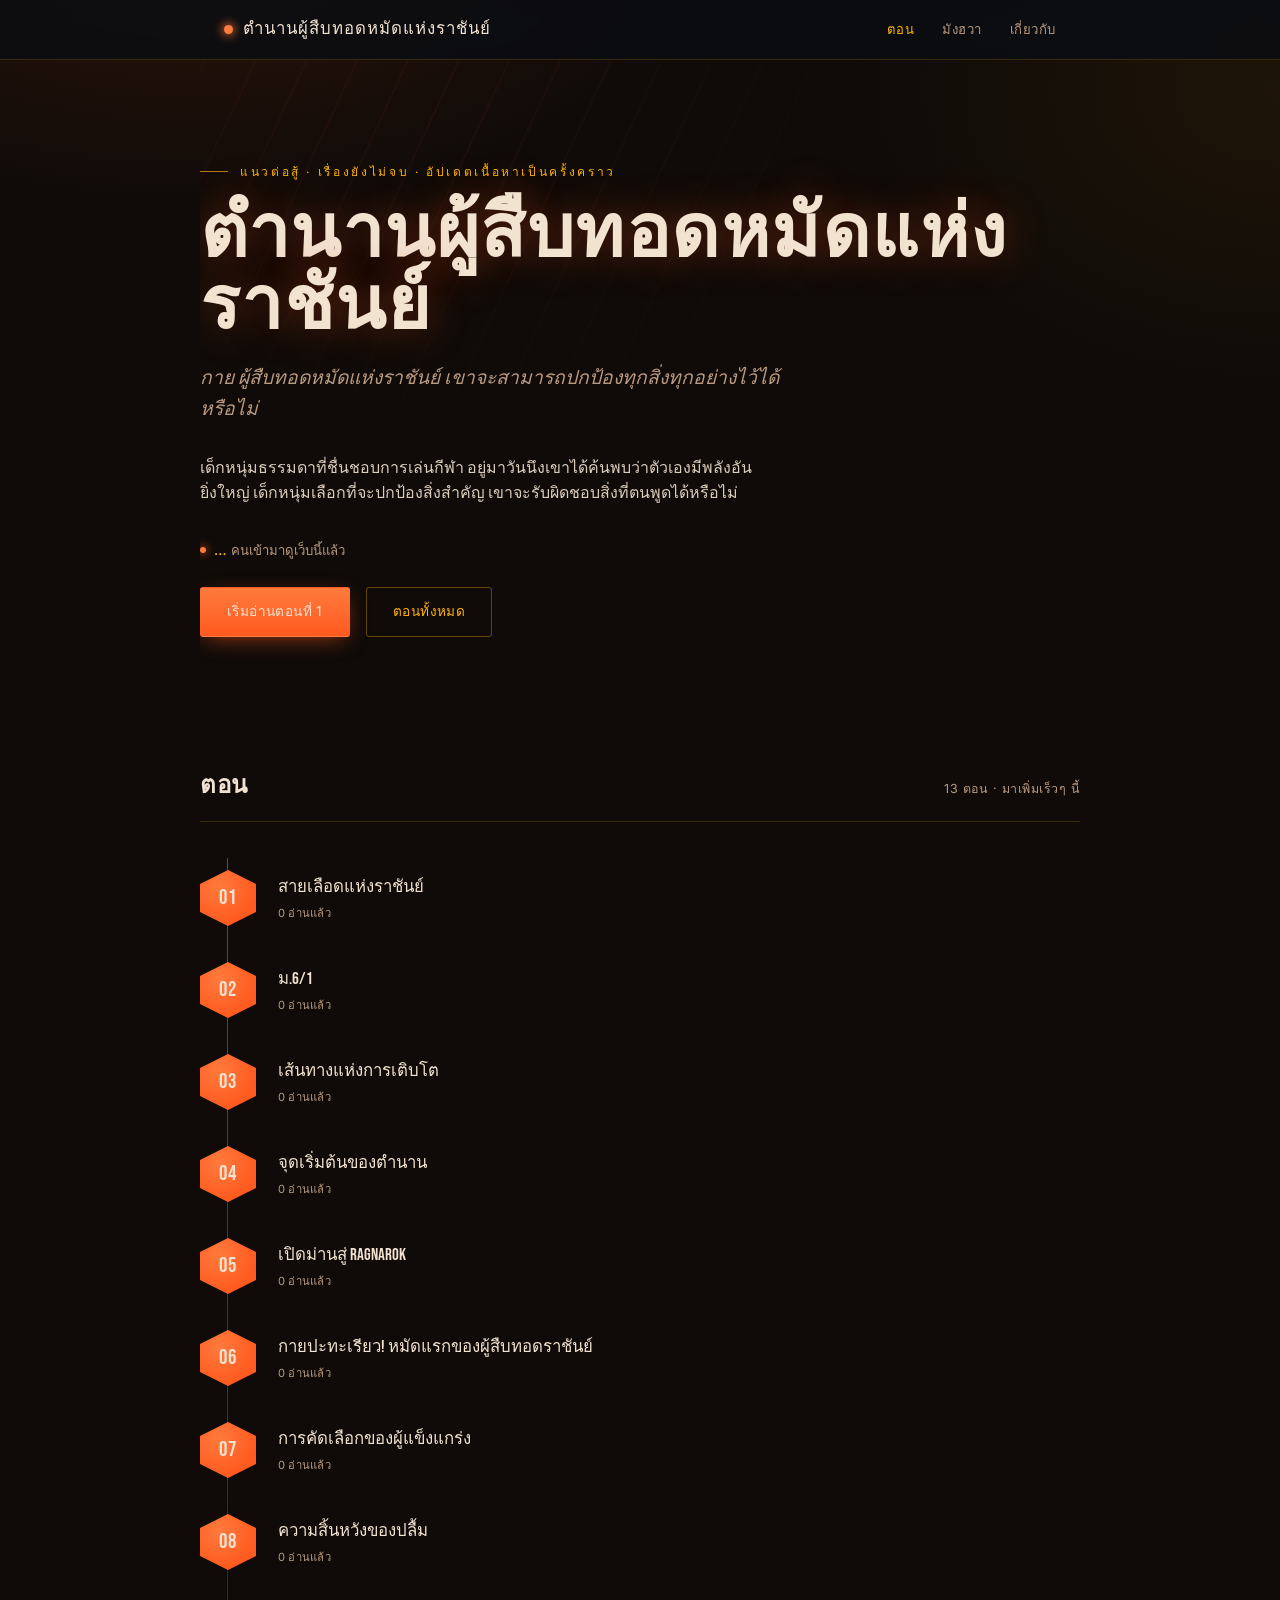
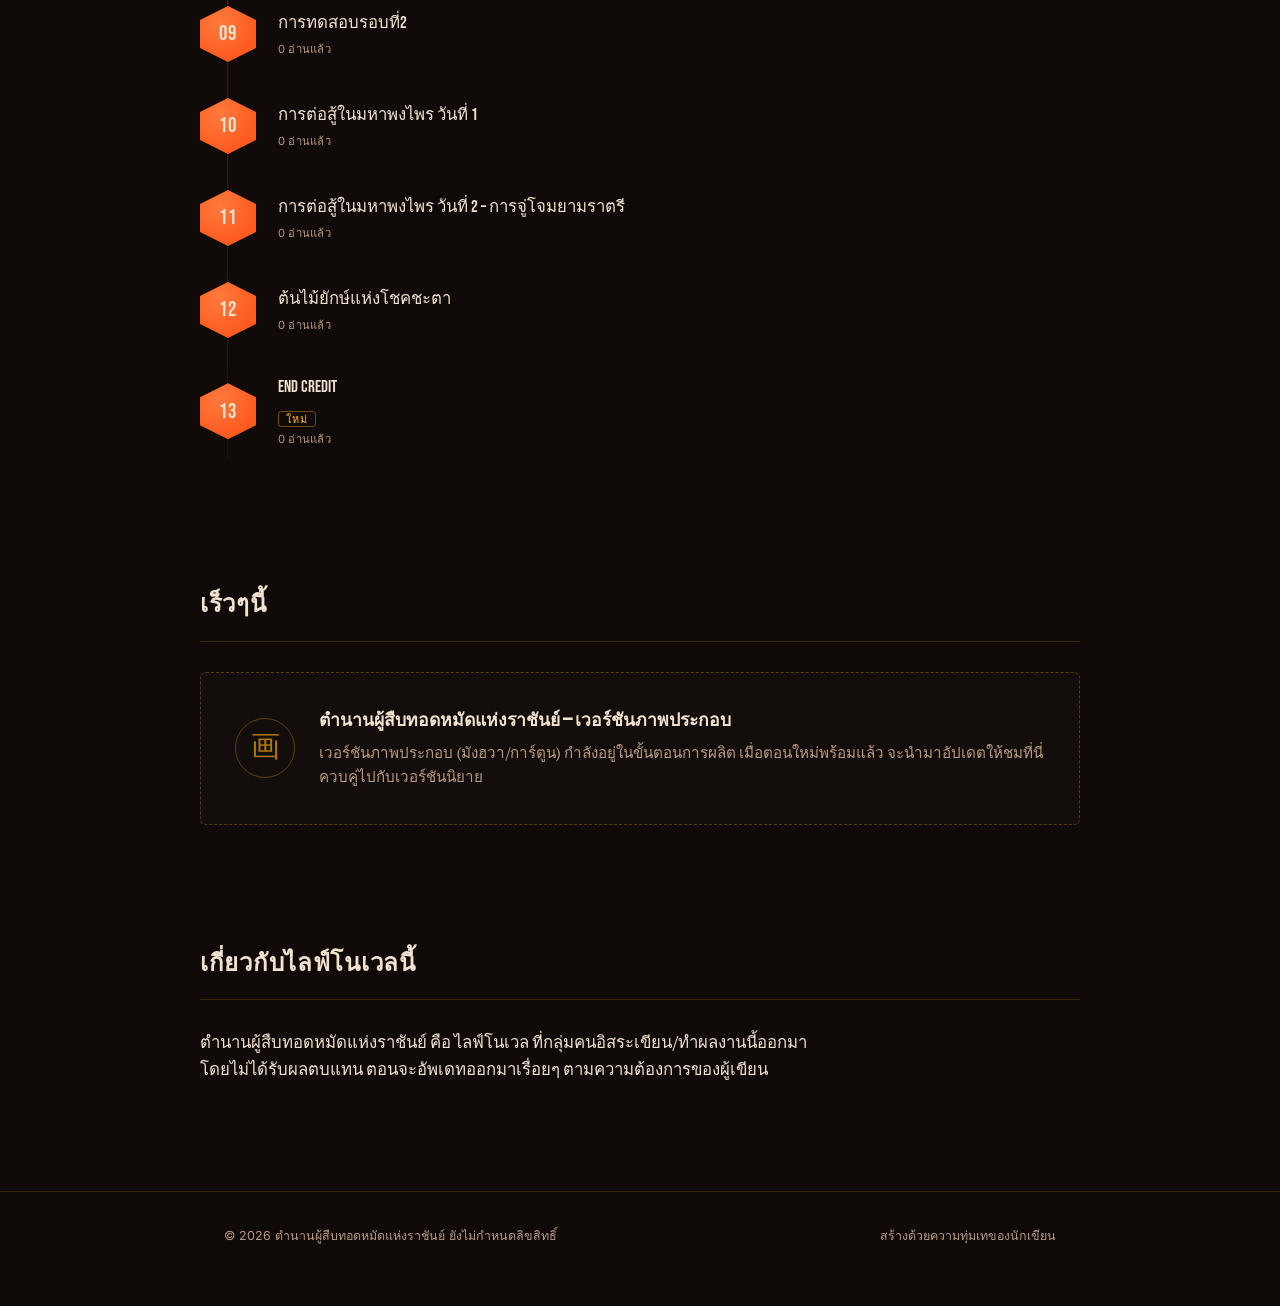
<file: index.html>
<!DOCTYPE html>
<html lang="en">
<head>
<meta charset="UTF-8">
<meta name="viewport" content="width=device-width, initial-scale=1.0">
<title>ตำนานผู้สืบทอดหมัดแห่งราชันย์ — ไลฟ์โนเวล</title>
<meta name="description" content="อ่านตำนานผู้สืบทอดหมัดแห่งราชันย์, an action light novel, free online. New chapters added regularly.">
<link rel="stylesheet" href="css/style.css">
</head>
<body>

<header class="site-header">
  <div class="bar">
    <a class="brand" href="index.html">
      <span class="mark"></span>
      ตำนานผู้สืบทอดหมัดแห่งราชันย์
    </a>
    <nav class="site-nav">
      <a href="#chapters" class="active">ตอน</a>
      <a href="#manhwa">มังฮวา</a>
      <a href="#about">เกี่ยวกับ</a>
    </nav>
  </div>
</header>

<main>
  <section class="hero container">
    <p class="eyebrow">แนวต่อสู้ · เรื่องยังไม่จบ · อัปเดตเนื้อหาเป็นครั้งคราว</p>
    <h1>ตำนานผู้สืบทอดหมัดแห่งราชันย์</h1>
    <p class="tagline">กาย ผู้สืบทอดหมัดแห่งราชันย์ เขาจะสามารถปกป้องทุกสิ่งทุกอย่างไว้ได้หรือไม่</p>
    <p class="synopsis">
      เด็กหนุ่มธรรมดาที่ชื่นชอบการเล่นกีฬา อยู่มาวันนึงเขาได้ค้นพบว่าตัวเองมีพลังอันยิ่งใหญ่
      เด็กหนุ่มเลือกที่จะปกป้องสิ่งสำคัญ เขาจะรับผิดชอบสิ่งที่ตนพูดได้หรือไม่
    </p>
    <div class="site-stats">
      <span class="dot"></span>
      <span><strong id="site-visit-count">…</strong> คนเข้ามาดูเว็บนี้แล้ว</span>
    </div>
    <div class="actions">
      <a class="btn btn-primary" href="chapters/chapter-01.html">เริ่มอ่านตอนที่ 1</a>
      <a class="btn btn-ghost" href="#chapters">ตอนทั้งหมด</a>
    </div>
  </section>

  <section class="section container" id="chapters">
    <div class="section-head">
      <h2>ตอน</h2>
      <span class="count">13 ตอน · มาเพิ่มเร็วๆ นี้</span>
    </div>

    <div class="toc">
      <a class="toc-item" href="chapters/chapter-01.html">
        <span class="toc-seal">01</span>
        <span class="toc-body">
          <p class="toc-title">สายเลือดแห่งราชันย์</p>
          <span class="toc-meta">
            <span class="read-badge" id="reads-01">…</span>
          </span>
        </span>
        <span class="toc-arrow">อ่าน →</span>
      </a>
      <a class="toc-item" href="chapters/chapter-02.html">
        <span class="toc-seal">02</span>
        <span class="toc-body">
          <p class="toc-title">ม.6/1</p>
          <span class="toc-meta">
            <span class="read-badge" id="reads-02">…</span>
          </span>
        </span>
        <span class="toc-arrow">อ่าน →</span>
      </a>
      <a class="toc-item" href="chapters/chapter-03.html">
        <span class="toc-seal">03</span>
        <span class="toc-body">
          <p class="toc-title">เส้นทางแห่งการเติบโต</p>
          <span class="toc-meta">
            <span class="read-badge" id="reads-03">…</span>
          </span>
        </span>
        <span class="toc-arrow">อ่าน →</span>
      </a>
      <a class="toc-item" href="chapters/chapter-04.html">
        <span class="toc-seal">04</span>
        <span class="toc-body">
          <p class="toc-title">จุดเริ่มต้นของตำนาน</p>
          <span class="toc-meta">
            <span class="read-badge" id="reads-04">…</span>
          </span>
        </span>
        <span class="toc-arrow">อ่าน →</span>
      </a>
      <a class="toc-item" href="chapters/chapter-05.html">
        <span class="toc-seal">05</span>
        <span class="toc-body">
          <p class="toc-title">เปิดม่านสู่ Ragnarok</p>
          <span class="toc-meta">
            <span class="read-badge" id="reads-05">…</span>
          </span>
        </span>
        <span class="toc-arrow">อ่าน →</span>
      </a>
      <a class="toc-item" href="chapters/chapter-06.html">
        <span class="toc-seal">06</span>
        <span class="toc-body">
          <p class="toc-title">กายปะทะเรียว! หมัดแรกของผู้สืบทอดราชันย์</p>
          <span class="toc-meta">
            <span class="read-badge" id="reads-06">…</span>
          </span>
        </span>
        <span class="toc-arrow">อ่าน →</span>
      </a>
      <a class="toc-item" href="chapters/chapter-07.html">
        <span class="toc-seal">07</span>
        <span class="toc-body">
          <p class="toc-title">การคัดเลือกของผู้แข็งแกร่ง</p>
          <span class="toc-meta">
            <span class="read-badge" id="reads-07">…</span>
          </span>
        </span>
        <span class="toc-arrow">อ่าน →</span>
      </a>
      <a class="toc-item" href="chapters/chapter-08.html">
        <span class="toc-seal">08</span>
        <span class="toc-body">
          <p class="toc-title">ความสิ้นหวังของปลื้ม</p>
          <span class="toc-meta">
            <span class="read-badge" id="reads-08">…</span>
          </span>
        </span>
        <span class="toc-arrow">อ่าน →</span>
      </a>
      <a class="toc-item" href="chapters/chapter-09.html">
        <span class="toc-seal">09</span>
        <span class="toc-body">
          <p class="toc-title">การทดสอบรอบที่2</p>
          <span class="toc-meta">
            <span class="read-badge" id="reads-09">…</span>
          </span>
        </span>
        <span class="toc-arrow">อ่าน →</span>
      </a>
      <a class="toc-item" href="chapters/chapter-10.html">
        <span class="toc-seal">10</span>
        <span class="toc-body">
          <p class="toc-title">การต่อสู้ในมหาพงไพร วันที่ 1</p>
          <span class="toc-meta">
            <span class="read-badge" id="reads-10">…</span>
          </span>
        </span>
        <span class="toc-arrow">อ่าน →</span>
      </a>
      <a class="toc-item" href="chapters/chapter-11.html">
        <span class="toc-seal">11</span>
        <span class="toc-body">
          <p class="toc-title">การต่อสู้ในมหาพงไพร วันที่ 2 – การจู่โจมยามราตรี
</p>
          <span class="toc-meta">
            <span class="read-badge" id="reads-11">…</span>
          </span>
        </span>
        <span class="toc-arrow">อ่าน →</span>
      </a>
      <a class="toc-item" href="chapters/chapter-12.html">
        <span class="toc-seal">12</span>
        <span class="toc-body">
          <p class="toc-title">ต้นไม้ยักษ์แห่งโชคชะตา</p>
          <span class="toc-meta">
            <span class="read-badge" id="reads-12">…</span>
          </span>
        </span>
        <span class="toc-arrow">อ่าน →</span>
      </a>
            <a class="toc-item" href="chapters/chapter-13.html">
        <span class="toc-seal">13</span>
        <span class="toc-body">
          <p class="toc-title">End Credit</p>
                      <span class="tag-new">ใหม่</span>
          <span class="toc-meta">
            <span class="read-badge" id="reads-13">…</span>
          </span>
        </span>
        <span class="toc-arrow">อ่าน →</span>
      </a>

    </div>
  </section>

  <section class="section container" id="manhwa">
    <div class="section-head">
      <h2>เร็วๆนี้</h2>
    </div>
    <div class="teaser">
      <div class="icon">画</div>
      <div>
        <h3>ตำนานผู้สืบทอดหมัดแห่งราชันย์ — เวอร์ชันภาพประกอบ</h3>
        <p>เวอร์ชันภาพประกอบ (มังฮวา/การ์ตูน) กำลังอยู่ในขั้นตอนการผลิต เมื่อตอนใหม่พร้อมแล้ว จะนำมาอัปเดตให้ชมที่นี่ควบคู่ไปกับเวอร์ชันนิยาย</p>
      </div>
    </div>
  </section>

  <section class="section container" id="about">
    <div class="section-head">
      <h2>เกี่ยวกับไลฟ์โนเวลนี้</h2>
    </div>
    <p class="chapter-text" style="max-width: 68ch; font-size: 1.05rem;">
      ตำนานผู้สืบทอดหมัดแห่งราชันย์ คือ ไลฟ์โนเวล ที่กลุ่มคนอิสระเขียน/ทำผลงานนี้ออกมา
      โดยไม่ได้รับผลตบแทน
      ตอนจะอัพเดทออกมาเรื่อยๆ ตามความต้องการของผู้เขียน
    </p>
  </section>
</main>

<footer class="site-footer">
  <div class="container">
    <p>© 2026 ตำนานผู้สืบทอดหมัดแห่งราชันย์ ยังไม่กำหนดลิขสิทธิ์</p>
    <p>สร้างด้วยความทุ่มเทของนักเขียน</p>
  </div>
</footer>

<script src="js/counter.js"></script>
<script>
  // Count this browser's visit once, and show the running total.
  siteCounter.hitOncePerBrowser('site-visits').then(function (value) {
    var el = document.getElementById('site-visit-count');
    if (el && value !== null) el.textContent = value.toLocaleString();
  });

  // Show how many times each chapter has been opened (without adding to the count —
  // the count only goes up when someone actually opens that chapter's page).
  ['01', '02', '03', '04', '05', '06', '07', '08', '09', '10', '11', '12', '13'].forEach(function (num) {
    siteCounter.get('chapter-' + num).then(function (value) {
      var el = document.getElementById('reads-' + num);
      if (el) el.textContent = (value || 0).toLocaleString() + ' อ่านแล้ว';
    });
  });
</script>

</body>
</html>
</file>
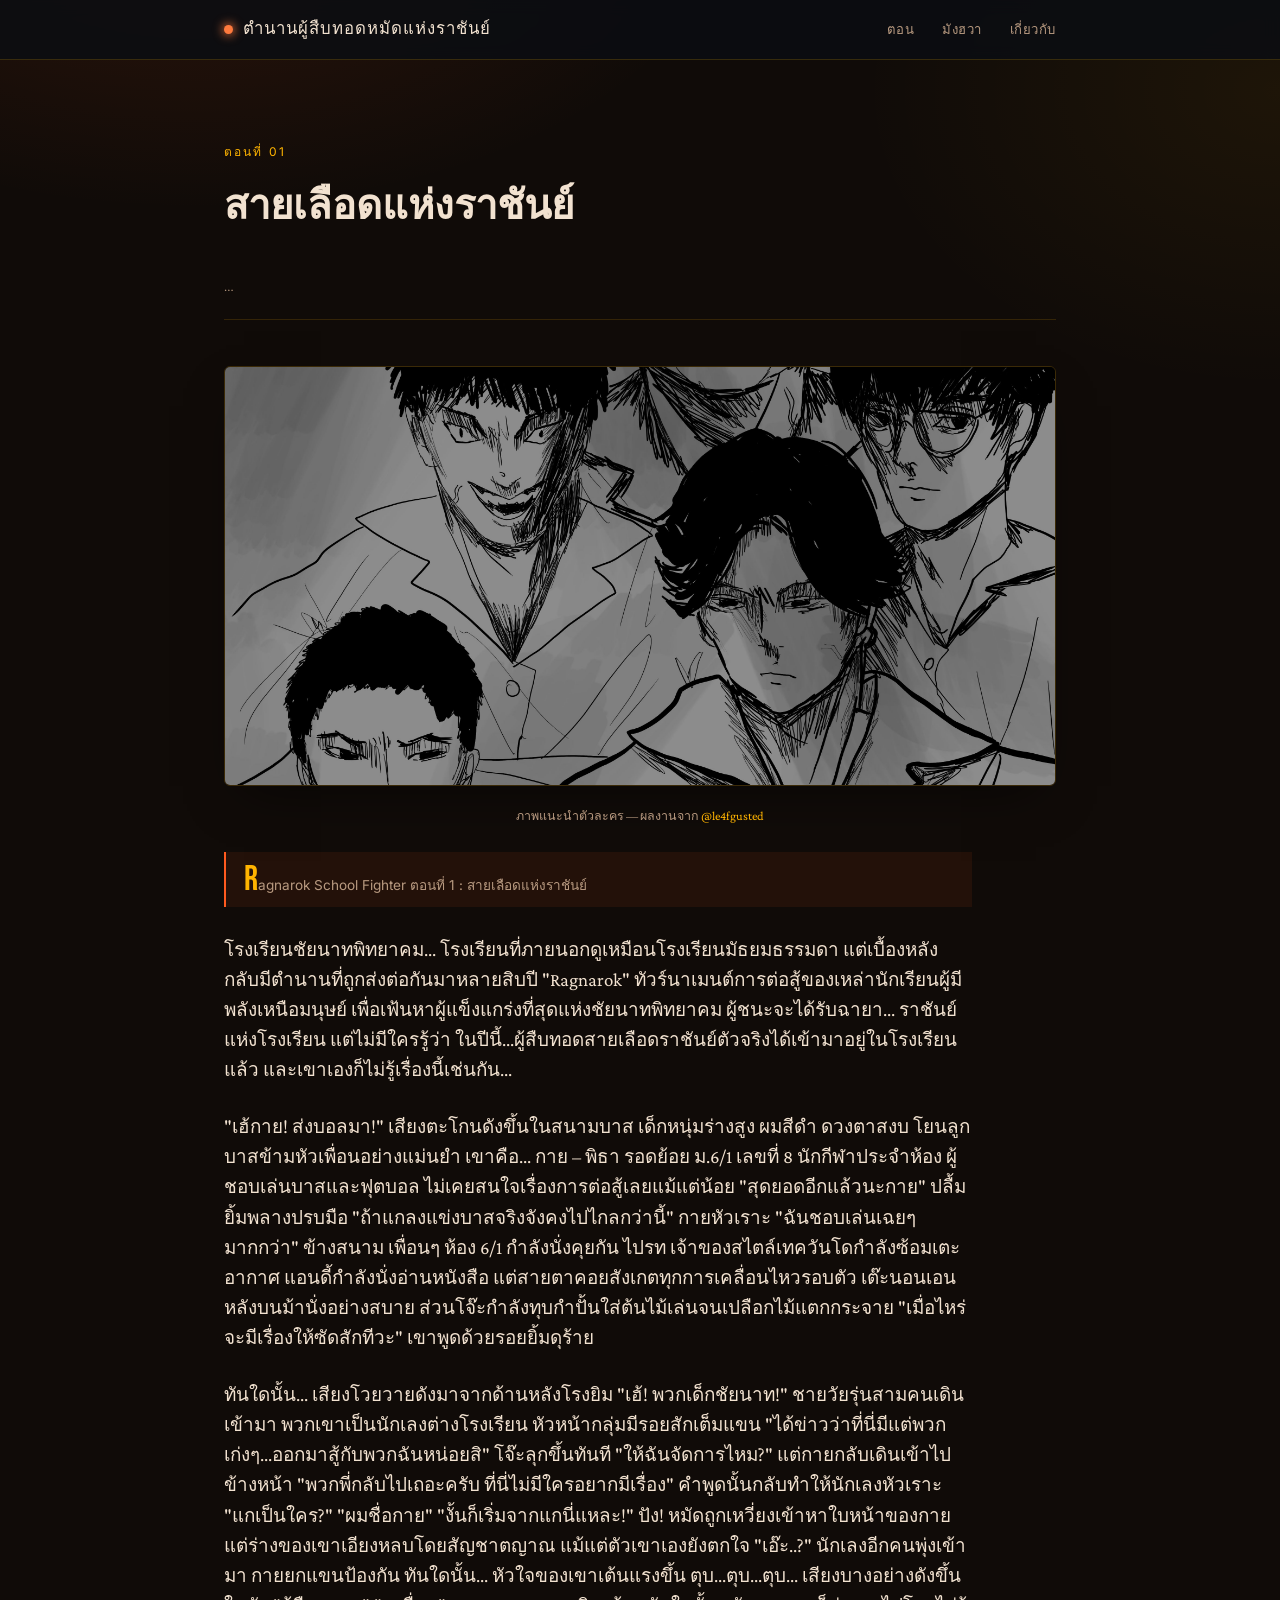
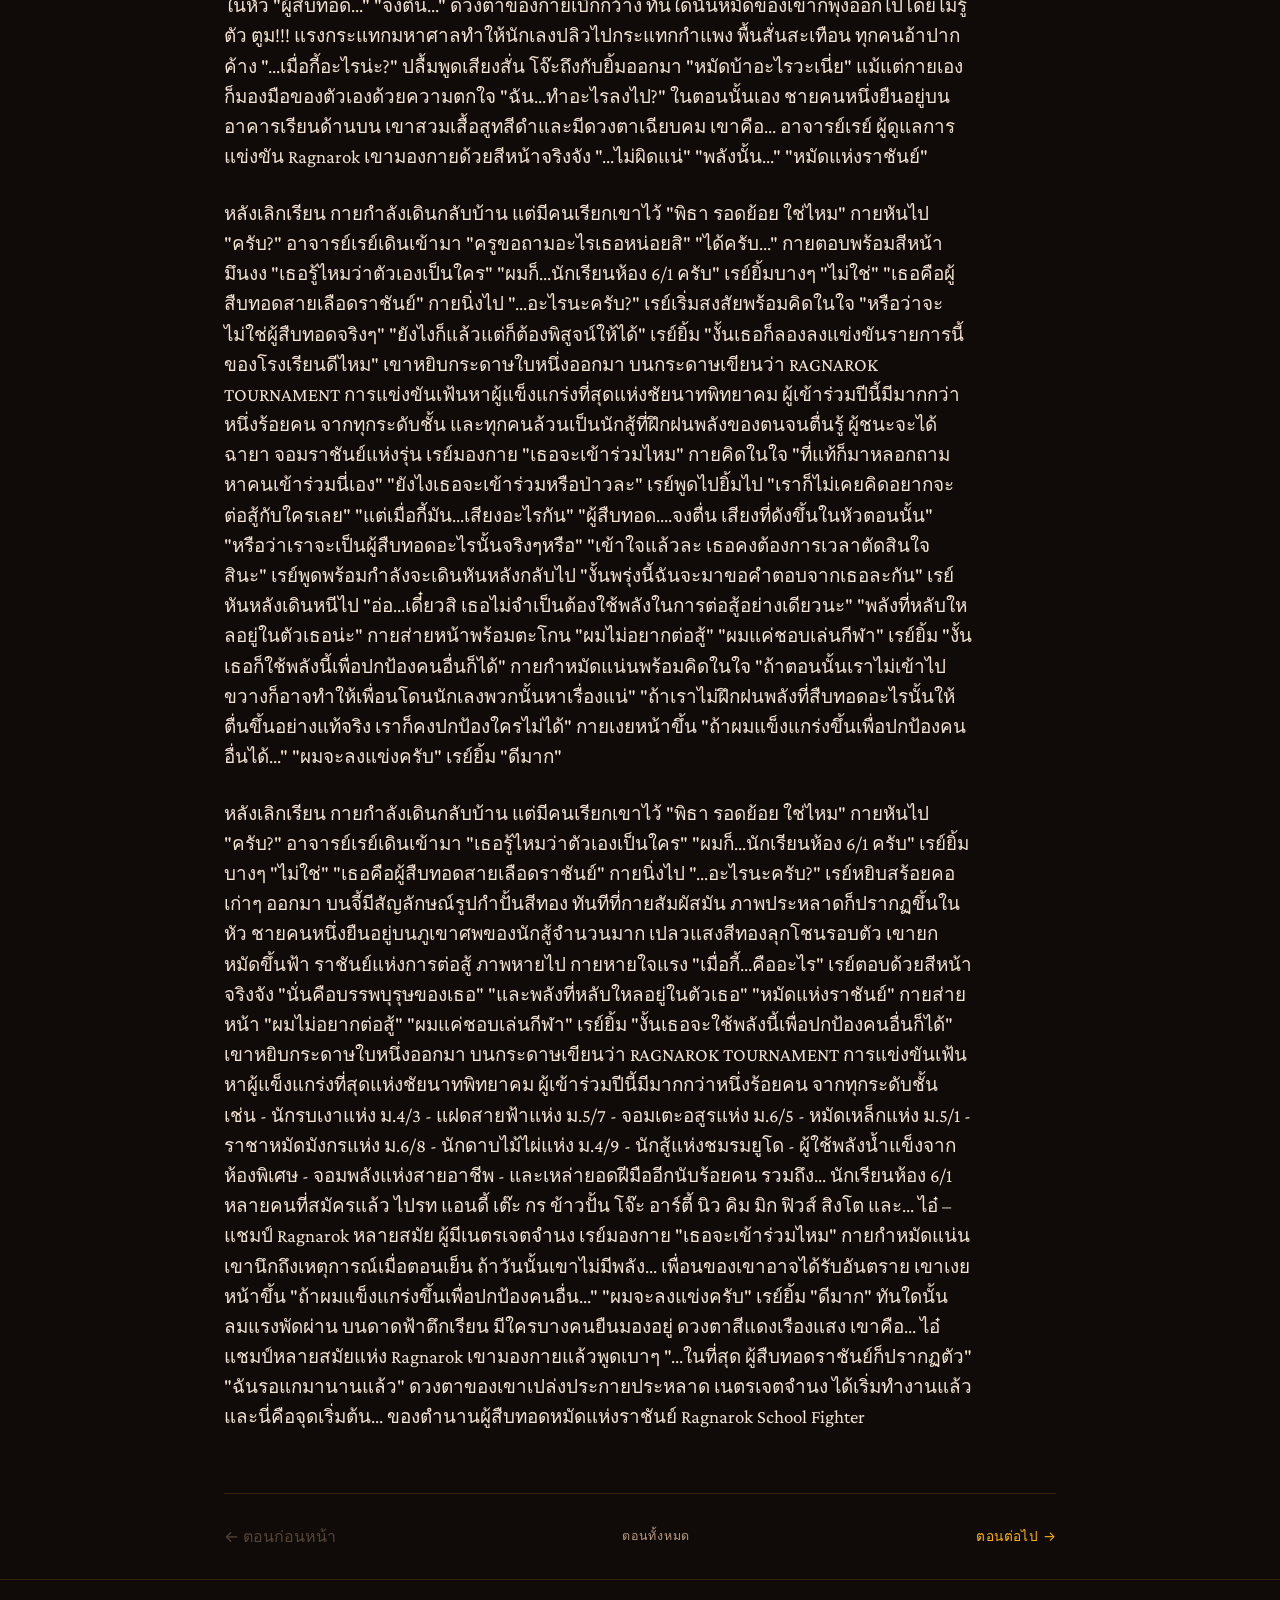
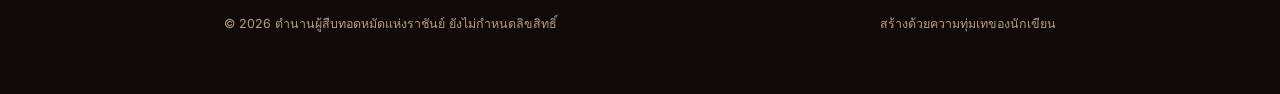
<file: chapters/chapter-01.html>
<!DOCTYPE html>
<html lang="en">
<head>
<meta charset="UTF-8">
<meta name="viewport" content="width=device-width, initial-scale=1.0">
<title>ตอนที่ 1 : สายเลือดแห่งราชันย์ — ตำนานผู้สืบทอดหมัดแห่งราชันย์</title>
<link rel="stylesheet" href="../css/style.css">
</head>
<body>

<div class="reader-progress"></div>

<header class="site-header">
  <div class="bar">
    <a class="brand" href="../index.html">
      <span class="mark"></span>
      ตำนานผู้สืบทอดหมัดแห่งราชันย์
    </a>
    <nav class="site-nav">
      <a href="../index.html#chapters">ตอน</a>
      <a href="../index.html#manhwa">มังฮวา</a>
      <a href="../index.html#about">เกี่ยวกับ</a>
    </nav>
  </div>
</header>

<main class="container">
  <div class="reader-head">
    <p class="eyebrow">ตอนที่ 01</p>
    <h1>สายเลือดแห่งราชันย์</h1>
    <span class="read-badge" id="read-count">…</span>
  </div>

<img src="../images/chapter-01-cover.jpg" alt="ภาพประกอบตอนที่ 1" class="chapter-cover">
<span style="display:block; text-align:center; font-size:0.78rem; color:#b89a80; margin-top:-1.6em; margin-bottom:2em;">
  ภาพแนะนำตัวละคร — ผลงานจาก <a href="https://instagram.com/le4fgusted" target="_blank" style="color:#ffb400;">@le4fgusted</a>
</span>

  <article class="chapter-text">
    <p class="placeholder-note">
      Ragnarok School Fighter
ตอนที่ 1 : สายเลือดแห่งราชันย์
    </p>
    <p>
โรงเรียนชัยนาทพิทยาคม...
โรงเรียนที่ภายนอกดูเหมือนโรงเรียนมัธยมธรรมดา แต่เบื้องหลังกลับมีตำนานที่ถูกส่งต่อกันมาหลายสิบปี
"Ragnarok"
ทัวร์นาเมนต์การต่อสู้ของเหล่านักเรียนผู้มีพลังเหนือมนุษย์ เพื่อเฟ้นหาผู้แข็งแกร่งที่สุดแห่งชัยนาทพิทยาคม
ผู้ชนะจะได้รับฉายา...
ราชันย์แห่งโรงเรียน
แต่ไม่มีใครรู้ว่า ในปีนี้...ผู้สืบทอดสายเลือดราชันย์ตัวจริงได้เข้ามาอยู่ในโรงเรียนแล้ว
และเขาเองก็ไม่รู้เรื่องนี้เช่นกัน...

    </p>
    <p>
"เฮ้กาย! ส่งบอลมา!"
เสียงตะโกนดังขึ้นในสนามบาส
เด็กหนุ่มร่างสูง ผมสีดำ ดวงตาสงบ โยนลูกบาสข้ามหัวเพื่อนอย่างแม่นยำ
เขาคือ...
กาย – พิธา รอดย้อย ม.6/1 เลขที่ 8
นักกีฬาประจำห้อง ผู้ชอบเล่นบาสและฟุตบอล ไม่เคยสนใจเรื่องการต่อสู้เลยแม้แต่น้อย
"สุดยอดอีกแล้วนะกาย"
ปลื้มยิ้มพลางปรบมือ
"ถ้าแกลงแข่งบาสจริงจังคงไปไกลกว่านี้"
กายหัวเราะ
"ฉันชอบเล่นเฉยๆ มากกว่า"
ข้างสนาม เพื่อนๆ ห้อง 6/1 กำลังนั่งคุยกัน
ไปรท เจ้าของสไตล์เทควันโดกำลังซ้อมเตะอากาศ
แอนดี้กำลังนั่งอ่านหนังสือ แต่สายตาคอยสังเกตทุกการเคลื่อนไหวรอบตัว
เต๊ะนอนเอนหลังบนม้านั่งอย่างสบาย
ส่วนโจ๊ะกำลังทุบกำปั้นใส่ต้นไม้เล่นจนเปลือกไม้แตกกระจาย
"เมื่อไหร่จะมีเรื่องให้ซัดสักทีวะ"
เขาพูดด้วยรอยยิ้มดุร้าย
    </p>
    <p>
ทันใดนั้น...
เสียงโวยวายดังมาจากด้านหลังโรงยิม
"เฮ้! พวกเด็กชัยนาท!"
ชายวัยรุ่นสามคนเดินเข้ามา
พวกเขาเป็นนักเลงต่างโรงเรียน
หัวหน้ากลุ่มมีรอยสักเต็มแขน
"ได้ข่าวว่าที่นี่มีแต่พวกเก่งๆ...ออกมาสู้กับพวกฉันหน่อยสิ"
โจ๊ะลุกขึ้นทันที
"ให้ฉันจัดการไหม?"
แต่กายกลับเดินเข้าไปข้างหน้า
"พวกพี่กลับไปเถอะครับ ที่นี่ไม่มีใครอยากมีเรื่อง"
คำพูดนั้นกลับทำให้นักเลงหัวเราะ
"แกเป็นใคร?"
"ผมชื่อกาย"
"งั้นก็เริ่มจากแกนี่แหละ!"
ปัง!
หมัดถูกเหวี่ยงเข้าหาใบหน้าของกาย
แต่ร่างของเขาเอียงหลบโดยสัญชาตญาณ
แม้แต่ตัวเขาเองยังตกใจ
"เอ๊ะ..?"
นักเลงอีกคนพุ่งเข้ามา
กายยกแขนป้องกัน
ทันใดนั้น...
หัวใจของเขาเต้นแรงขึ้น
ตุบ...ตุบ...ตุบ...
เสียงบางอย่างดังขึ้นในหัว
"ผู้สืบทอด..."
"จงตื่น..."
ดวงตาของกายเบิกกว้าง
ทันใดนั้นหมัดของเขาก็พุ่งออกไปโดยไม่รู้ตัว
ตูม!!!
แรงกระแทกมหาศาลทำให้นักเลงปลิวไปกระแทกกำแพง
พื้นสั่นสะเทือน
ทุกคนอ้าปากค้าง
"...เมื่อกี้อะไรน่ะ?"
ปลื้มพูดเสียงสั่น
โจ๊ะถึงกับยิ้มออกมา
"หมัดบ้าอะไรวะเนี่ย"
แม้แต่กายเองก็มองมือของตัวเองด้วยความตกใจ
"ฉัน...ทำอะไรลงไป?"
ในตอนนั้นเอง
ชายคนหนึ่งยืนอยู่บนอาคารเรียนด้านบน
เขาสวมเสื้อสูทสีดำและมีดวงตาเฉียบคม
เขาคือ...
อาจารย์เรย์
ผู้ดูแลการแข่งขัน Ragnarok
เขามองกายด้วยสีหน้าจริงจัง
"...ไม่ผิดแน่"
"พลังนั้น..."
"หมัดแห่งราชันย์"
    </p>
    <p>
หลังเลิกเรียน
กายกำลังเดินกลับบ้าน
แต่มีคนเรียกเขาไว้
"พิธา รอดย้อย ใช่ไหม"
กายหันไป
"ครับ?"
อาจารย์เรย์เดินเข้ามา
"ครูขอถามอะไรเธอหน่อยสิ"
"ได้ครับ..."
กายตอบพร้อมสีหน้ามึนงง
"เธอรู้ไหมว่าตัวเองเป็นใคร"
"ผมก็...นักเรียนห้อง 6/1 ครับ"
เรย์ยิ้มบางๆ
"ไม่ใช่"
"เธอคือผู้สืบทอดสายเลือดราชันย์"
กายนิ่งไป
"...อะไรนะครับ?"
เรย์เริ่มสงสัยพร้อมคิดในใจ
"หรือว่าจะไม่ใช่ผู้สืบทอดจริงๆ"
"ยังไงก็แล้วแต่ก็ต้องพิสูจน์ให้ได้"
เรย์ยิ้ม
"งั้นเธอก็ลองลงแข่งขันรายการนี้ของโรงเรียนดีไหม"
เขาหยิบกระดาษใบหนึ่งออกมา
บนกระดาษเขียนว่า
RAGNAROK TOURNAMENT
การแข่งขันเฟ้นหาผู้แข็งแกร่งที่สุดแห่งชัยนาทพิทยาคม
ผู้เข้าร่วมปีนี้มีมากกว่าหนึ่งร้อยคน จากทุกระดับชั้น และทุกคนล้วนเป็นนักสู้ที่ฝึกฝนพลังของตนจนตื่นรู้
ผู้ชนะจะได้ฉายา จอมราชันย์แห่งรุ่น
เรย์มองกาย
"เธอจะเข้าร่วมไหม"
กายคิดในใจ
"ที่แท้ก็มาหลอกถามหาคนเข้าร่วมนี่เอง"
"ยังไงเธอจะเข้าร่วมหรือป่าวละ"
เรย์พูดไปยิ้มไป
"เราก็ไม่เคยคิดอยากจะต่อสู้กับใครเลย"
"แต่เมื่อกี้มัน...เสียงอะไรกัน"
"ผู้สืบทอด....จงตื่น เสียงที่ดังขึ้นในหัวตอนนั้น"
"หรือว่าเราจะเป็นผู้สืบทอดอะไรนั้นจริงๆหรือ"
"เข้าใจแล้วละ เธอคงต้องการเวลาตัดสินใจสินะ"
เรย์พูดพร้อมกำลังจะเดินหันหลังกลับไป
"งั้นพรุ่งนี้ฉันจะมาขอคำตอบจากเธอละกัน"
เรย์หันหลังเดินหนีไป
"อ่อ...เดี๋ยวสิ เธอไม่จำเป็นต้องใช้พลังในการต่อสู้อย่างเดียวนะ"
"พลังที่หลับใหลอยู่ในตัวเธอน่ะ"
กายส่ายหน้าพร้อมตะโกน
"ผมไม่อยากต่อสู้"
"ผมแค่ชอบเล่นกีฬา"
เรย์ยิ้ม
"งั้นเธอก็ใช้พลังนี้เพื่อปกป้องคนอื่นก็ได้"
กายกำหมัดแน่นพร้อมคิดในใจ
"ถ้าตอนนั้นเราไม่เข้าไปขวางก็อาจทำให้เพื่อนโดนนักเลงพวกนั้นหาเรื่องแน่"
"ถ้าเราไม่ฝึกฝนพลังที่สืบทอดอะไรนั้นให้ตื่นขึ้นอย่างแท้จริง เราก็คงปกป้องใครไม่ได้"
กายเงยหน้าขึ้น
"ถ้าผมแข็งแกร่งขึ้นเพื่อปกป้องคนอื่นได้..."
"ผมจะลงแข่งครับ"
เรย์ยิ้ม
"ดีมาก"
     </p>
    <p>
หลังเลิกเรียน
กายกำลังเดินกลับบ้าน
แต่มีคนเรียกเขาไว้
"พิธา รอดย้อย ใช่ไหม"
กายหันไป
"ครับ?"
อาจารย์เรย์เดินเข้ามา
"เธอรู้ไหมว่าตัวเองเป็นใคร"
"ผมก็...นักเรียนห้อง 6/1 ครับ"
เรย์ยิ้มบางๆ
"ไม่ใช่"
"เธอคือผู้สืบทอดสายเลือดราชันย์"
กายนิ่งไป
"...อะไรนะครับ?"
เรย์หยิบสร้อยคอเก่าๆ ออกมา
บนจี้มีสัญลักษณ์รูปกำปั้นสีทอง
ทันทีที่กายสัมผัสมัน
ภาพประหลาดก็ปรากฏขึ้นในหัว
ชายคนหนึ่งยืนอยู่บนภูเขาศพของนักสู้จำนวนมาก
เปลวแสงสีทองลุกโชนรอบตัว
เขายกหมัดขึ้นฟ้า
ราชันย์แห่งการต่อสู้
ภาพหายไป
กายหายใจแรง
"เมื่อกี้...คืออะไร"
เรย์ตอบด้วยสีหน้าจริงจัง
"นั่นคือบรรพบุรุษของเธอ"
"และพลังที่หลับใหลอยู่ในตัวเธอ"
"หมัดแห่งราชันย์"
กายส่ายหน้า
"ผมไม่อยากต่อสู้"
"ผมแค่ชอบเล่นกีฬา"
เรย์ยิ้ม
"งั้นเธอจะใช้พลังนี้เพื่อปกป้องคนอื่นก็ได้"
เขาหยิบกระดาษใบหนึ่งออกมา
บนกระดาษเขียนว่า
RAGNAROK TOURNAMENT
การแข่งขันเฟ้นหาผู้แข็งแกร่งที่สุดแห่งชัยนาทพิทยาคม
ผู้เข้าร่วมปีนี้มีมากกว่าหนึ่งร้อยคน จากทุกระดับชั้น เช่น
- นักรบเงาแห่ง ม.4/3
- แฝดสายฟ้าแห่ง ม.5/7
- จอมเตะอสูรแห่ง ม.6/5
- หมัดเหล็กแห่ง ม.5/1
- ราชาหมัดมังกรแห่ง ม.6/8
- นักดาบไม้ไผ่แห่ง ม.4/9
- นักสู้แห่งชมรมยูโด
- ผู้ใช้พลังน้ำแข็งจากห้องพิเศษ
- จอมพลังแห่งสายอาชีพ
- และเหล่ายอดฝีมืออีกนับร้อยคน
รวมถึง...
นักเรียนห้อง 6/1 หลายคนที่สมัครแล้ว
ไปรท
แอนดี้
เต๊ะ
กร
ข้าวปั้น
โจ๊ะ
อาร์ตี้
นิว
คิม
มิก
ฟิวส์
สิงโต
และ...
ไอ๋ – แชมป์ Ragnarok หลายสมัย ผู้มีเนตรเจตจำนง
เรย์มองกาย
"เธอจะเข้าร่วมไหม"
กายกำหมัดแน่น
เขานึกถึงเหตุการณ์เมื่อตอนเย็น
ถ้าวันนั้นเขาไม่มีพลัง...
เพื่อนของเขาอาจได้รับอันตราย
เขาเงยหน้าขึ้น
"ถ้าผมแข็งแกร่งขึ้นเพื่อปกป้องคนอื่น..."
"ผมจะลงแข่งครับ"
เรย์ยิ้ม
"ดีมาก"
ทันใดนั้น ลมแรงพัดผ่าน
บนดาดฟ้าตึกเรียน มีใครบางคนยืนมองอยู่
ดวงตาสีแดงเรืองแสง
เขาคือ...
ไอ๋
แชมป์หลายสมัยแห่ง Ragnarok
เขามองกายแล้วพูดเบาๆ
"...ในที่สุด ผู้สืบทอดราชันย์ก็ปรากฏตัว"
"ฉันรอแกมานานแล้ว"
ดวงตาของเขาเปล่งประกายประหลาด
เนตรเจตจำนง ได้เริ่มทำงานแล้ว
และนี่คือจุดเริ่มต้น...
ของตำนานผู้สืบทอดหมัดแห่งราชันย์
Ragnarok School Fighter
    </p>
  </article>

  <nav class="reader-nav">
    <span class="disabled">← ตอนก่อนหน้า</span>
    <a class="to-index" href="../index.html#chapters">ตอนทั้งหมด</a>
    <a href="chapter-02.html">ตอนต่อไป →</a>
  </nav>
</main>

<footer class="site-footer">
  <div class="container">
    <p>© 2026 ตำนานผู้สืบทอดหมัดแห่งราชันย์ ยังไม่กำหนดลิขสิทธิ์</p>
    <p>สร้างด้วยความทุ่มเทของนักเขียน</p>
  </div>
</footer>

<script src="../js/main.js"></script>
<script src="../js/counter.js"></script>
<script>
  siteCounter.hitOncePerBrowser("chapter-01").then(function (value) {
    var el = document.getElementById("read-count");
    if (el && value !== null) el.textContent = value.toLocaleString() + " อ่านแล้ว";
  });
</script>
</body>
</html>
</file>
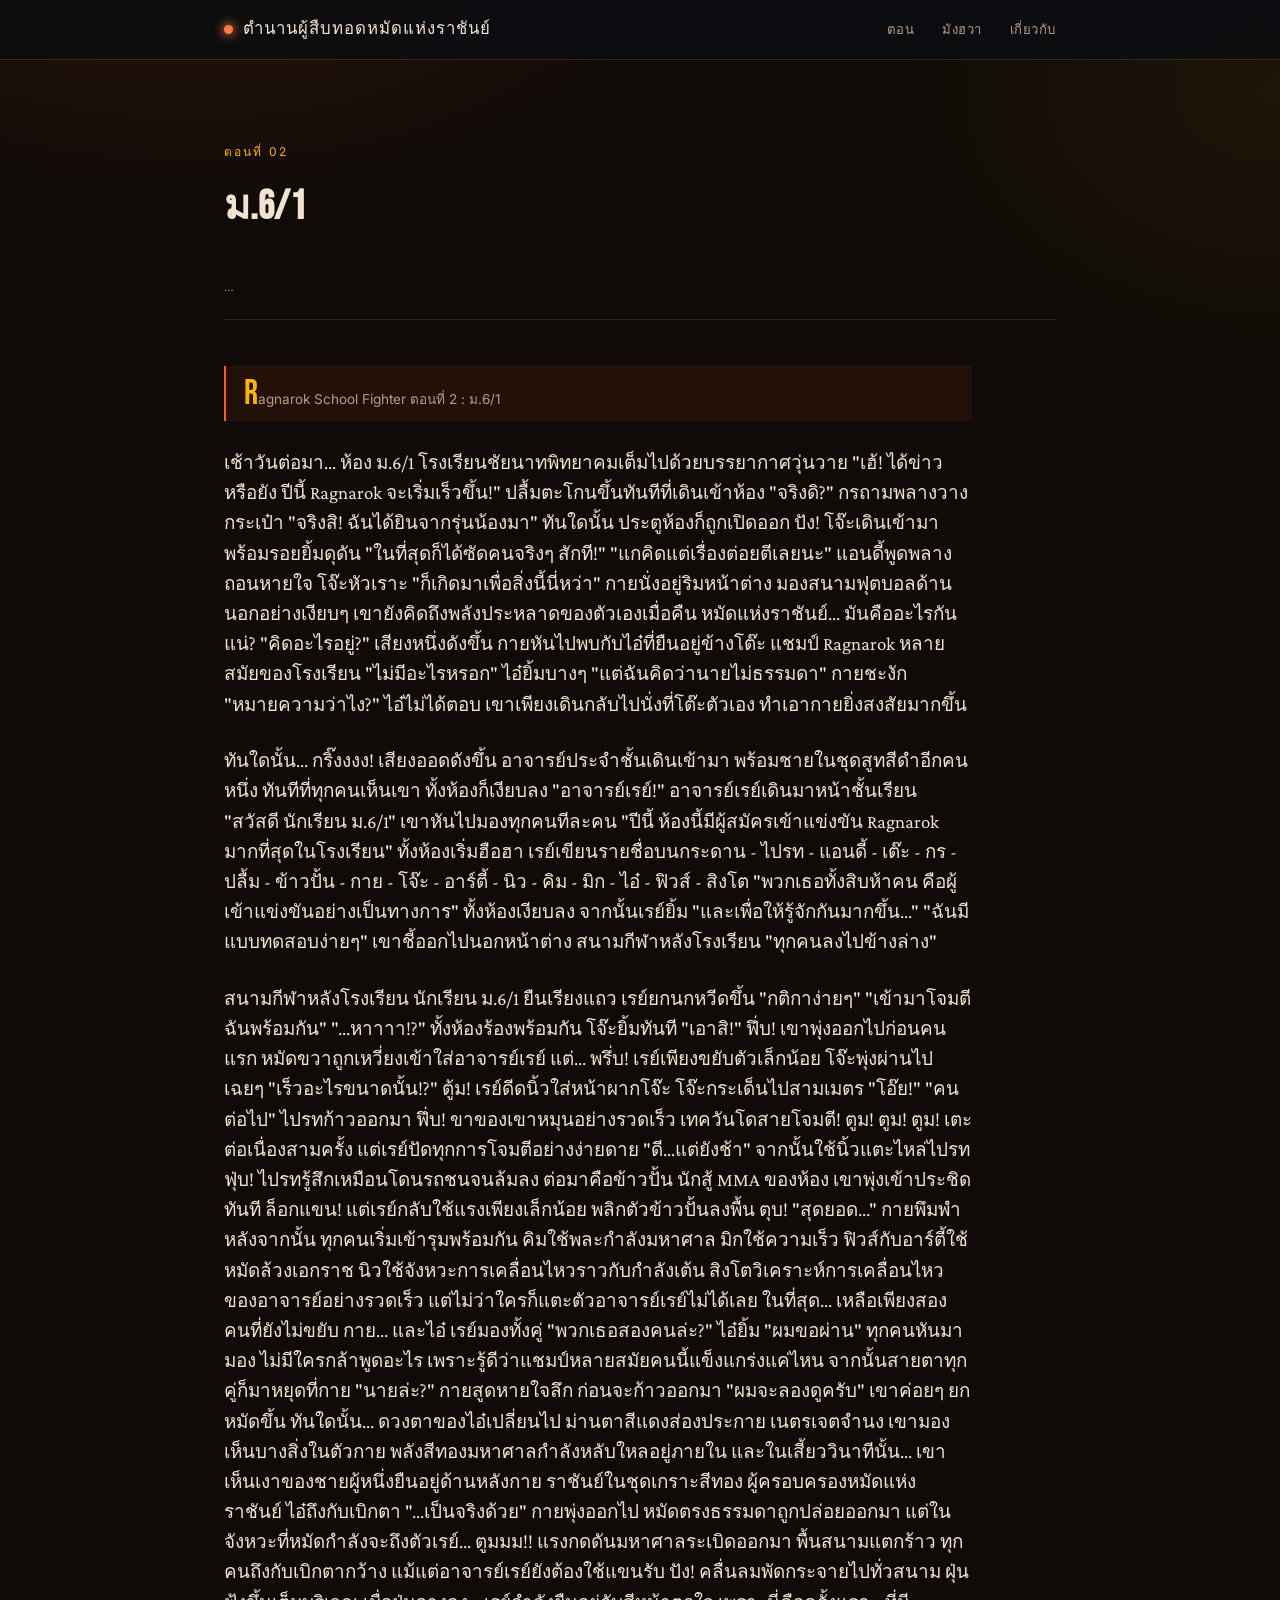
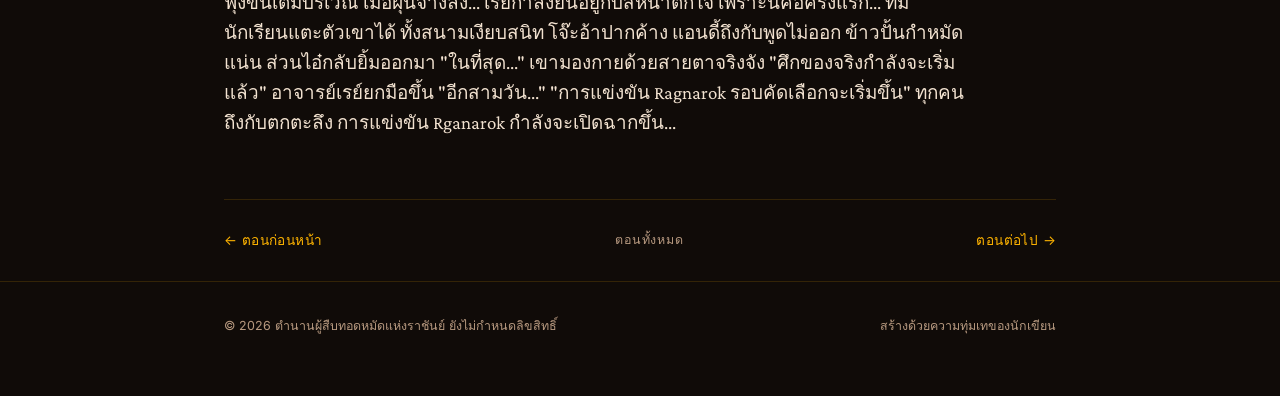
<file: chapters/chapter-02.html>
<!DOCTYPE html>
<html lang="en">
<head>
<meta charset="UTF-8">
<meta name="viewport" content="width=device-width, initial-scale=1.0">
<title>ตอนที่ 2 : ม.6/1 — ตำนานผู้สืบทอดหมัดแห่งราชันย์</title>
<link rel="stylesheet" href="../css/style.css">
</head>
<body>

<div class="reader-progress"></div>

<header class="site-header">
  <div class="bar">
    <a class="brand" href="../index.html">
      <span class="mark"></span>
      ตำนานผู้สืบทอดหมัดแห่งราชันย์
    </a>
    <nav class="site-nav">
      <a href="../index.html#chapters">ตอน</a>
      <a href="../index.html#manhwa">มังฮวา</a>
      <a href="../index.html#about">เกี่ยวกับ</a>
    </nav>
  </div>
</header>

<main class="container">
  <div class="reader-head">
    <p class="eyebrow">ตอนที่ 02</p>
    <h1>ม.6/1</h1>
    <span class="read-badge" id="read-count">…</span>
  </div>

  <article class="chapter-text">
    <p class="placeholder-note">
        Ragnarok School Fighter
    ตอนที่ 2 : ม.6/1
    </p>
    <p>
    เช้าวันต่อมา...
ห้อง ม.6/1 โรงเรียนชัยนาทพิทยาคมเต็มไปด้วยบรรยากาศวุ่นวาย
"เฮ้! ได้ข่าวหรือยัง ปีนี้ Ragnarok จะเริ่มเร็วขึ้น!"
ปลื้มตะโกนขึ้นทันทีที่เดินเข้าห้อง
"จริงดิ?" กรถามพลางวางกระเป๋า
"จริงสิ! ฉันได้ยินจากรุ่นน้องมา"
ทันใดนั้น ประตูห้องก็ถูกเปิดออก
ปัง!
โจ๊ะเดินเข้ามาพร้อมรอยยิ้มดุดัน
"ในที่สุดก็ได้ซัดคนจริงๆ สักที!"
"แกคิดแต่เรื่องต่อยตีเลยนะ" แอนดี้พูดพลางถอนหายใจ
โจ๊ะหัวเราะ
"ก็เกิดมาเพื่อสิ่งนี้นี่หว่า"
กายนั่งอยู่ริมหน้าต่าง มองสนามฟุตบอลด้านนอกอย่างเงียบๆ
เขายังคิดถึงพลังประหลาดของตัวเองเมื่อคืน
หมัดแห่งราชันย์...
มันคืออะไรกันแน่?
"คิดอะไรอยู่?"
เสียงหนึ่งดังขึ้น
กายหันไปพบกับไอ๋ที่ยืนอยู่ข้างโต๊ะ
แชมป์ Ragnarok หลายสมัยของโรงเรียน
"ไม่มีอะไรหรอก"
ไอ๋ยิ้มบางๆ
"แต่ฉันคิดว่านายไม่ธรรมดา"
กายชะงัก
"หมายความว่าไง?"
ไอ๋ไม่ได้ตอบ เขาเพียงเดินกลับไปนั่งที่โต๊ะตัวเอง
ทำเอากายยิ่งสงสัยมากขึ้น
    </p>
    <p>
ทันใดนั้น...
กริ๊งงงง!
เสียงออดดังขึ้น
อาจารย์ประจำชั้นเดินเข้ามา พร้อมชายในชุดสูทสีดำอีกคนหนึ่ง
ทันทีที่ทุกคนเห็นเขา ทั้งห้องก็เงียบลง
"อาจารย์เรย์!"
อาจารย์เรย์เดินมาหน้าชั้นเรียน
"สวัสดี นักเรียน ม.6/1"
เขาหันไปมองทุกคนทีละคน
"ปีนี้ ห้องนี้มีผู้สมัครเข้าแข่งขัน Ragnarok มากที่สุดในโรงเรียน"
ทั้งห้องเริ่มฮือฮา
เรย์เขียนรายชื่อบนกระดาน
- ไปรท
- แอนดี้
- เต๊ะ
- กร
- ปลื้ม
- ข้าวปั้น
- กาย
- โจ๊ะ
- อาร์ตี้
- นิว
- คิม
- มิก
- ไอ๋
- ฟิวส์
- สิงโต
"พวกเธอทั้งสิบห้าคน คือผู้เข้าแข่งขันอย่างเป็นทางการ"
ทั้งห้องเงียบลง
จากนั้นเรย์ยิ้ม
"และเพื่อให้รู้จักกันมากขึ้น..."
"ฉันมีแบบทดสอบง่ายๆ"
เขาชี้ออกไปนอกหน้าต่าง
สนามกีฬาหลังโรงเรียน
"ทุกคนลงไปข้างล่าง"
    </p>
        <p>
สนามกีฬาหลังโรงเรียน
นักเรียน ม.6/1 ยืนเรียงแถว
เรย์ยกนกหวีดขึ้น
"กติกาง่ายๆ"
"เข้ามาโจมตีฉันพร้อมกัน"
"...หาาาา!?"
ทั้งห้องร้องพร้อมกัน
โจ๊ะยิ้มทันที
"เอาสิ!"
ฟึ่บ!
เขาพุ่งออกไปก่อนคนแรก
หมัดขวาถูกเหวี่ยงเข้าใส่อาจารย์เรย์
แต่...
พรึ่บ!
เรย์เพียงขยับตัวเล็กน้อย
โจ๊ะพุ่งผ่านไปเฉยๆ
"เร็วอะไรขนาดนั้น!?"
ตู้ม!
เรย์ดีดนิ้วใส่หน้าผากโจ๊ะ
โจ๊ะกระเด็นไปสามเมตร
"โอ๊ย!"
"คนต่อไป"
ไปรทก้าวออกมา
ฟึ่บ!
ขาของเขาหมุนอย่างรวดเร็ว
เทควันโดสายโจมตี!
ตูม! ตูม! ตูม!
เตะต่อเนื่องสามครั้ง
แต่เรย์ปัดทุกการโจมตีอย่างง่ายดาย
"ดี...แต่ยังช้า"
จากนั้นใช้นิ้วแตะไหล่ไปรท
ฟุ่บ!
ไปรทรู้สึกเหมือนโดนรถชนจนล้มลง
ต่อมาคือข้าวปั้น
นักสู้ MMA ของห้อง
เขาพุ่งเข้าประชิดทันที
ล็อกแขน!
แต่เรย์กลับใช้แรงเพียงเล็กน้อย
พลิกตัวข้าวปั้นลงพื้น
ตุบ!
"สุดยอด..." กายพึมพำ
หลังจากนั้น ทุกคนเริ่มเข้ารุมพร้อมกัน
คิมใช้พละกำลังมหาศาล
มิกใช้ความเร็ว
ฟิวส์กับอาร์ตี้ใช้หมัดล้วงเอกราช
นิวใช้จังหวะการเคลื่อนไหวราวกับกำลังเต้น
สิงโตวิเคราะห์การเคลื่อนไหวของอาจารย์อย่างรวดเร็ว
แต่ไม่ว่าใครก็แตะตัวอาจารย์เรย์ไม่ได้เลย
ในที่สุด...
เหลือเพียงสองคนที่ยังไม่ขยับ
กาย...
และไอ๋
เรย์มองทั้งคู่
"พวกเธอสองคนล่ะ?"
ไอ๋ยิ้ม
"ผมขอผ่าน"
ทุกคนหันมามอง
ไม่มีใครกล้าพูดอะไร
เพราะรู้ดีว่าแชมป์หลายสมัยคนนี้แข็งแกร่งแค่ไหน
จากนั้นสายตาทุกคู่ก็มาหยุดที่กาย
"นายล่ะ?"
กายสูดหายใจลึก
ก่อนจะก้าวออกมา
"ผมจะลองดูครับ"
เขาค่อยๆ ยกหมัดขึ้น
ทันใดนั้น...
ดวงตาของไอ๋เปลี่ยนไป
ม่านตาสีแดงส่องประกาย
เนตรเจตจำนง
เขามองเห็นบางสิ่งในตัวกาย
พลังสีทองมหาศาลกำลังหลับใหลอยู่ภายใน
และในเสี้ยววินาทีนั้น...
เขาเห็นเงาของชายผู้หนึ่งยืนอยู่ด้านหลังกาย
ราชันย์ในชุดเกราะสีทอง
ผู้ครอบครองหมัดแห่งราชันย์
ไอ๋ถึงกับเบิกตา
"...เป็นจริงด้วย"
กายพุ่งออกไป
หมัดตรงธรรมดาถูกปล่อยออกมา
แต่ในจังหวะที่หมัดกำลังจะถึงตัวเรย์...
ตูมมม!!
แรงกดดันมหาศาลระเบิดออกมา
พื้นสนามแตกร้าว
ทุกคนถึงกับเบิกตากว้าง
แม้แต่อาจารย์เรย์ยังต้องใช้แขนรับ
ปัง!
คลื่นลมพัดกระจายไปทั่วสนาม
ฝุ่นฟุ้งขึ้นเต็มบริเวณ
เมื่อฝุ่นจางลง...
เรย์กำลังยืนอยู่กับสีหน้าตกใจ
เพราะนี่คือครั้งแรก...
ที่มีนักเรียนแตะตัวเขาได้
ทั้งสนามเงียบสนิท
โจ๊ะอ้าปากค้าง
แอนดี้ถึงกับพูดไม่ออก
ข้าวปั้นกำหมัดแน่น
ส่วนไอ๋กลับยิ้มออกมา
"ในที่สุด..."
เขามองกายด้วยสายตาจริงจัง
"ศึกของจริงกำลังจะเริ่มแล้ว"
อาจารย์เรย์ยกมือขึ้น
"อีกสามวัน..."
"การแข่งขัน Ragnarok รอบคัดเลือกจะเริ่มขึ้น"
ทุกคนถึงกับตกตะลึง
การแข่งขัน Rganarok
กำลังจะเปิดฉากขึ้น...
    </p>
  </article>

  <nav class="reader-nav">
    <a href="chapter-01.html">← ตอนก่อนหน้า</a>
    <a class="to-index" href="../index.html#chapters">ตอนทั้งหมด</a>
    <a href="chapter-03.html">ตอนต่อไป →</a>
  </nav>
</main>

<footer class="site-footer">
  <div class="container">
    <p>© 2026 ตำนานผู้สืบทอดหมัดแห่งราชันย์ ยังไม่กำหนดลิขสิทธิ์</p>
    <p>สร้างด้วยความทุ่มเทของนักเขียน</p>
  </div>
</footer>

<script src="../js/main.js"></script>
<script src="../js/counter.js"></script>
<script>
  siteCounter.hitOncePerBrowser("chapter-02").then(function (value) {
    var el = document.getElementById("read-count");
    if (el && value !== null) el.textContent = value.toLocaleString() + " อ่านแล้ว";
  });
</script>
</body>
</html>
</file>
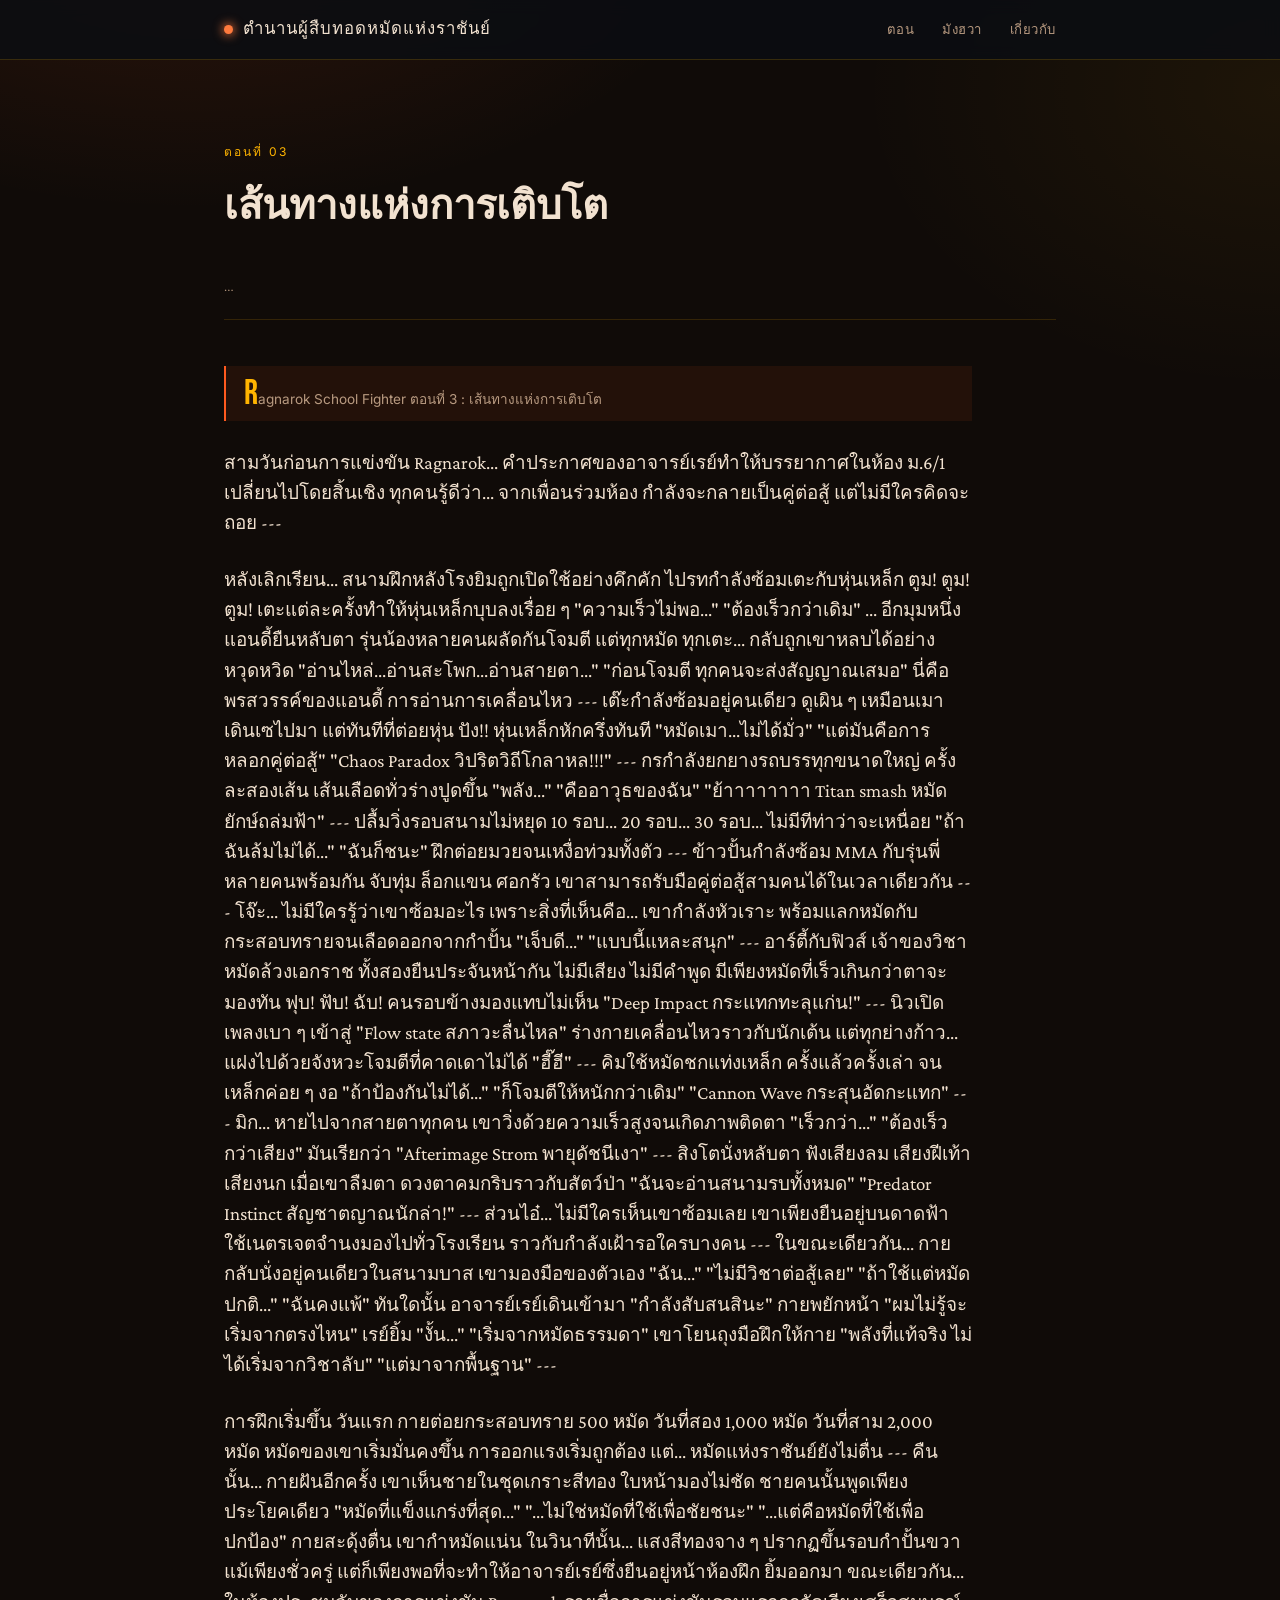
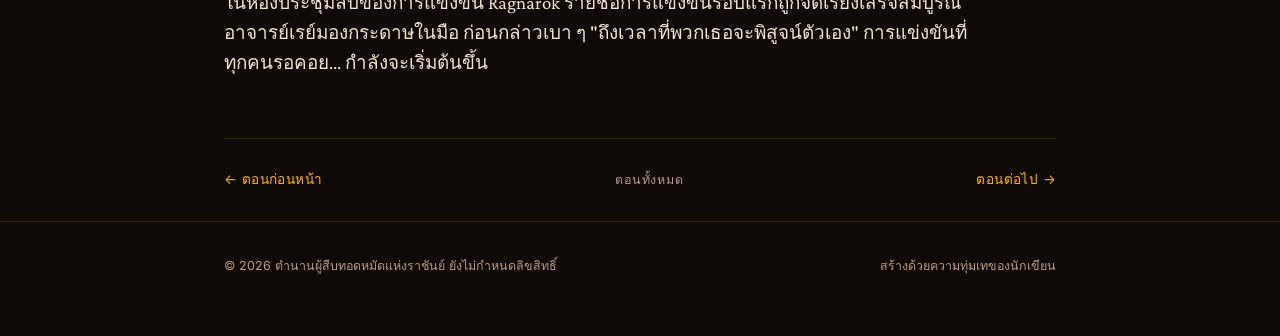
<file: chapters/chapter-03.html>
<!DOCTYPE html>
<html lang="en">
<head>
<meta charset="UTF-8">
<meta name="viewport" content="width=device-width, initial-scale=1.0">
<title>ตอนที่ 3 : เส้นทางแห่งการเติบโต — ตำนานผู้สืบทอดหมัดแห่งราชันย์</title>
<link rel="stylesheet" href="../css/style.css">
</head>
<body>

<div class="reader-progress"></div>

<header class="site-header">
  <div class="bar">
    <a class="brand" href="../index.html">
      <span class="mark"></span>
      ตำนานผู้สืบทอดหมัดแห่งราชันย์
    </a>
    <nav class="site-nav">
      <a href="../index.html#chapters">ตอน</a>
      <a href="../index.html#manhwa">มังฮวา</a>
      <a href="../index.html#about">เกี่ยวกับ</a>
    </nav>
  </div>
</header>

<main class="container">
  <div class="reader-head">
    <p class="eyebrow">ตอนที่ 03</p>
    <h1>เส้นทางแห่งการเติบโต</h1>
    <span class="read-badge" id="read-count">…</span>
  </div>

  <article class="chapter-text">
    <p class="placeholder-note">
        Ragnarok School Fighter
    ตอนที่ 3 : เส้นทางแห่งการเติบโต
    </p>
    <p>
    สามวันก่อนการแข่งขัน Ragnarok...

คำประกาศของอาจารย์เรย์ทำให้บรรยากาศในห้อง ม.6/1 เปลี่ยนไปโดยสิ้นเชิง

ทุกคนรู้ดีว่า...

จากเพื่อนร่วมห้อง

กำลังจะกลายเป็นคู่ต่อสู้

แต่ไม่มีใครคิดจะถอย

---
    </p>
    <p>
    หลังเลิกเรียน...

สนามฝึกหลังโรงยิมถูกเปิดใช้อย่างคึกคัก

ไปรทกำลังซ้อมเตะกับหุ่นเหล็ก

ตูม! ตูม! ตูม!

เตะแต่ละครั้งทำให้หุ่นเหล็กบุบลงเรื่อย ๆ

"ความเร็วไม่พอ..."

"ต้องเร็วกว่าเดิม"

...

อีกมุมหนึ่ง

แอนดี้ยืนหลับตา

รุ่นน้องหลายคนผลัดกันโจมตี

แต่ทุกหมัด ทุกเตะ...

กลับถูกเขาหลบได้อย่างหวุดหวิด

"อ่านไหล่...อ่านสะโพก...อ่านสายตา..."

"ก่อนโจมตี ทุกคนจะส่งสัญญาณเสมอ"

นี่คือพรสวรรค์ของแอนดี้

การอ่านการเคลื่อนไหว

---

เต๊ะกำลังซ้อมอยู่คนเดียว

ดูเผิน ๆ เหมือนเมา เดินเซไปมา

แต่ทันทีที่ต่อยหุ่น

ปัง!!

หุ่นเหล็กหักครึ่งทันที

"หมัดเมา...ไม่ได้มั่ว"

"แต่มันคือการหลอกคู่ต่อสู้"

"Chaos Paradox  วิปริตวิถีโกลาหล!!!"

---

กรกำลังยกยางรถบรรทุกขนาดใหญ่

ครั้งละสองเส้น

เส้นเลือดทั่วร่างปูดขึ้น

"พลัง..."

"คืออาวุธของฉัน"

"ย้าาาาาาาา Titan smash หมัดยักษ์ถล่มฟ้า"

---

ปลื้มวิ่งรอบสนามไม่หยุด

10 รอบ...

20 รอบ...

30 รอบ...

ไม่มีทีท่าว่าจะเหนื่อย

"ถ้าฉันล้มไม่ได้..."

"ฉันก็ชนะ"

ฝึกต่อยมวยจนเหงื่อท่วมทั้งตัว

---

ข้าวปั้นกำลังซ้อม MMA กับรุ่นพี่หลายคนพร้อมกัน

จับทุ่ม

ล็อกแขน

ศอกรัว

เขาสามารถรับมือคู่ต่อสู้สามคนได้ในเวลาเดียวกัน

---

โจ๊ะ...

ไม่มีใครรู้ว่าเขาซ้อมอะไร

เพราะสิ่งที่เห็นคือ...

เขากำลังหัวเราะ

พร้อมแลกหมัดกับกระสอบทรายจนเลือดออกจากกำปั้น

"เจ็บดี..."

"แบบนี้แหละสนุก"

---

อาร์ตี้กับฟิวส์

เจ้าของวิชาหมัดล้วงเอกราช

ทั้งสองยืนประจันหน้ากัน

ไม่มีเสียง

ไม่มีคำพูด

มีเพียงหมัดที่เร็วเกินกว่าตาจะมองทัน

ฟุบ! ฟับ! ฉับ!

คนรอบข้างมองแทบไม่เห็น

"Deep Impact กระแทกทะลุแก่น!"

---

นิวเปิดเพลงเบา ๆ

เข้าสู่ "Flow state สภาวะลื่นไหล" 

ร่างกายเคลื่อนไหวราวกับนักเต้น

แต่ทุกย่างก้าว...

แฝงไปด้วยจังหวะโจมตีที่คาดเดาไม่ได้

"ฮี๊ฮี" 

---

คิมใช้หมัดชกแท่งเหล็ก

ครั้งแล้วครั้งเล่า

จนเหล็กค่อย ๆ งอ

"ถ้าป้องกันไม่ได้..."

"ก็โจมตีให้หนักกว่าเดิม"

"Cannon Wave กระสุนอัดกะแทก"

---

มิก...

หายไปจากสายตาทุกคน

เขาวิ่งด้วยความเร็วสูงจนเกิดภาพติดตา

"เร็วกว่า..."

"ต้องเร็วกว่าเสียง"

มันเรียกว่า "Afterimage Strom พายุดัชนีเงา"

---

สิงโตนั่งหลับตา

ฟังเสียงลม

เสียงฝีเท้า

เสียงนก

เมื่อเขาลืมตา

ดวงตาคมกริบราวกับสัตว์ป่า

"ฉันจะอ่านสนามรบทั้งหมด"

"Predator Instinct สัญชาตญาณนักล่า!"

---

ส่วนไอ๋...

ไม่มีใครเห็นเขาซ้อมเลย

เขาเพียงยืนอยู่บนดาดฟ้า

ใช้เนตรเจตจำนงมองไปทั่วโรงเรียน

ราวกับกำลังเฝ้ารอใครบางคน

---

ในขณะเดียวกัน...

กายกลับนั่งอยู่คนเดียวในสนามบาส

เขามองมือของตัวเอง

"ฉัน..."

"ไม่มีวิชาต่อสู้เลย"

"ถ้าใช้แต่หมัดปกติ..."

"ฉันคงแพ้"

ทันใดนั้น

อาจารย์เรย์เดินเข้ามา

"กำลังสับสนสินะ"

กายพยักหน้า

"ผมไม่รู้จะเริ่มจากตรงไหน"

เรย์ยิ้ม

"งั้น..."

"เริ่มจากหมัดธรรมดา"

เขาโยนถุงมือฝึกให้กาย

"พลังที่แท้จริง ไม่ได้เริ่มจากวิชาลับ"

"แต่มาจากพื้นฐาน"

---
    </p>
    <p>
      การฝึกเริ่มขึ้น

วันแรก

กายต่อยกระสอบทราย

500 หมัด

วันที่สอง

1,000 หมัด

วันที่สาม

2,000 หมัด

หมัดของเขาเริ่มมั่นคงขึ้น

การออกแรงเริ่มถูกต้อง

แต่...

หมัดแห่งราชันย์ยังไม่ตื่น

---

คืนนั้น...

กายฝันอีกครั้ง

เขาเห็นชายในชุดเกราะสีทอง

ใบหน้ามองไม่ชัด

ชายคนนั้นพูดเพียงประโยคเดียว

"หมัดที่แข็งแกร่งที่สุด..."

"...ไม่ใช่หมัดที่ใช้เพื่อชัยชนะ"

"...แต่คือหมัดที่ใช้เพื่อปกป้อง"

กายสะดุ้งตื่น

เขากำหมัดแน่น

ในวินาทีนั้น...

แสงสีทองจาง ๆ ปรากฏขึ้นรอบกำปั้นขวา

แม้เพียงชั่วครู่

แต่ก็เพียงพอที่จะทำให้อาจารย์เรย์ซึ่งยืนอยู่หน้าห้องฝึก ยิ้มออกมา

ขณะเดียวกัน...

ในห้องประชุมลับของการแข่งขัน Ragnarok

รายชื่อการแข่งขันรอบแรกถูกจัดเรียงเสร็จสมบูรณ์

อาจารย์เรย์มองกระดาษในมือ ก่อนกล่าวเบา ๆ

"ถึงเวลาที่พวกเธอจะพิสูจน์ตัวเอง"

การแข่งขันที่ทุกคนรอคอย...

กำลังจะเริ่มต้นขึ้น
    </p>
  </article>

  <nav class="reader-nav">
    <a href="chapter-02.html">← ตอนก่อนหน้า</a>
    <a class="to-index" href="../index.html#chapters">ตอนทั้งหมด</a>
    <a href="chapter-04.html">ตอนต่อไป →</a>
  </nav>
</main>

<footer class="site-footer">
  <div class="container">
    <p>© 2026 ตำนานผู้สืบทอดหมัดแห่งราชันย์ ยังไม่กำหนดลิขสิทธิ์</p>
    <p>สร้างด้วยความทุ่มเทของนักเขียน</p>
  </div>
</footer>

<script src="../js/main.js"></script>
<script src="../js/counter.js"></script>
<script>
  siteCounter.hitOncePerBrowser("chapter-03").then(function (value) {
    var el = document.getElementById("read-count");
    if (el && value !== null) el.textContent = value.toLocaleString() + " อ่านแล้ว";
  });
</script>
</body>
</html>
</file>
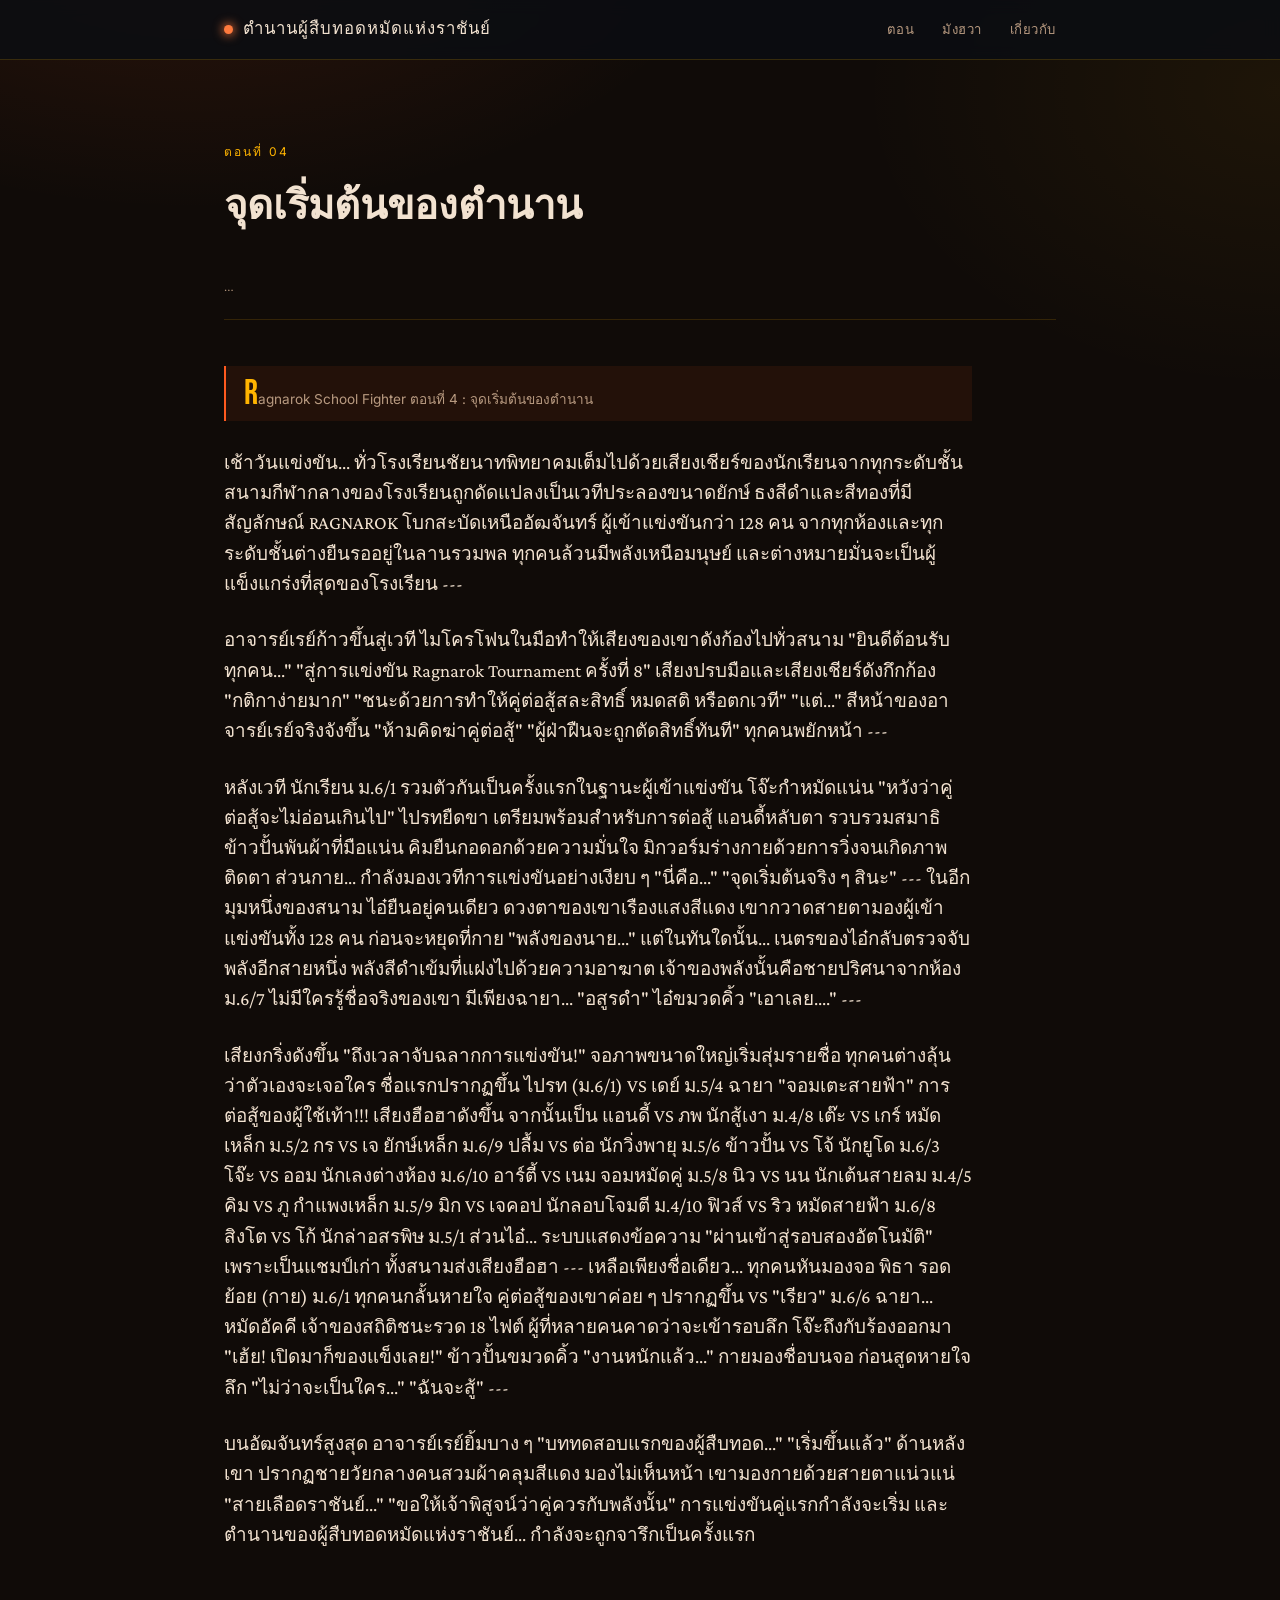
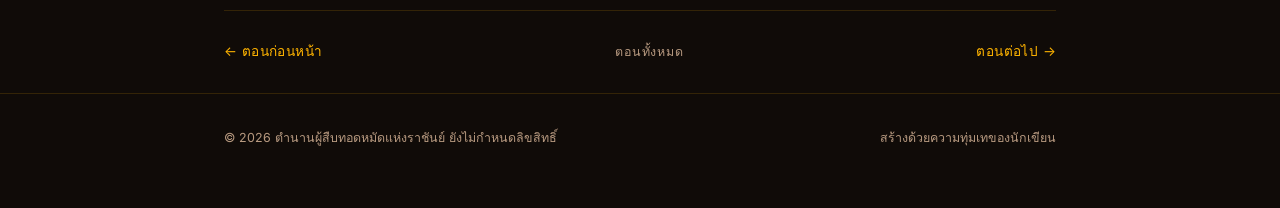
<file: chapters/chapter-04.html>
<!DOCTYPE html>
<html lang="en">
<head>
<meta charset="UTF-8">
<meta name="viewport" content="width=device-width, initial-scale=1.0">
<title>ตอนที่ 4 : จุดเริ่มต้นของตำนาน — ตำนานผู้สืบทอดหมัดแห่งราชันย์</title>
<link rel="stylesheet" href="../css/style.css">
</head>
<body>

<div class="reader-progress"></div>

<header class="site-header">
  <div class="bar">
    <a class="brand" href="../index.html">
      <span class="mark"></span>
      ตำนานผู้สืบทอดหมัดแห่งราชันย์
    </a>
    <nav class="site-nav">
      <a href="../index.html#chapters">ตอน</a>
      <a href="../index.html#manhwa">มังฮวา</a>
      <a href="../index.html#about">เกี่ยวกับ</a>
    </nav>
  </div>
</header>

<main class="container">
  <div class="reader-head">
    <p class="eyebrow">ตอนที่ 04</p>
    <h1>จุดเริ่มต้นของตำนาน</h1>
    <span class="read-badge" id="read-count">…</span>
  </div>

  <article class="chapter-text">
    <p class="placeholder-note">
        Ragnarok School Fighter
    ตอนที่ 4 : จุดเริ่มต้นของตำนาน
    </p>
    <p>
    เช้าวันแข่งขัน...

ทั่วโรงเรียนชัยนาทพิทยาคมเต็มไปด้วยเสียงเชียร์ของนักเรียนจากทุกระดับชั้น

สนามกีฬากลางของโรงเรียนถูกดัดแปลงเป็นเวทีประลองขนาดยักษ์

ธงสีดำและสีทองที่มีสัญลักษณ์ RAGNAROK โบกสะบัดเหนืออัฒจันทร์

ผู้เข้าแข่งขันกว่า 128 คน จากทุกห้องและทุกระดับชั้นต่างยืนรออยู่ในลานรวมพล

ทุกคนล้วนมีพลังเหนือมนุษย์ และต่างหมายมั่นจะเป็นผู้แข็งแกร่งที่สุดของโรงเรียน

---
    </p>
    <p>
    อาจารย์เรย์ก้าวขึ้นสู่เวที

ไมโครโฟนในมือทำให้เสียงของเขาดังก้องไปทั่วสนาม

"ยินดีต้อนรับทุกคน..."

"สู่การแข่งขัน Ragnarok Tournament ครั้งที่ 8"

เสียงปรบมือและเสียงเชียร์ดังกึกก้อง

"กติกาง่ายมาก"

"ชนะด้วยการทำให้คู่ต่อสู้สละสิทธิ์ หมดสติ หรือตกเวที"

"แต่..."

สีหน้าของอาจารย์เรย์จริงจังขึ้น

"ห้ามคิดฆ่าคู่ต่อสู้"

"ผู้ฝ่าฝืนจะถูกตัดสิทธิ์ทันที"

ทุกคนพยักหน้า

---
    </p>
    <p>
    หลังเวที

นักเรียน ม.6/1 รวมตัวกันเป็นครั้งแรกในฐานะผู้เข้าแข่งขัน

โจ๊ะกำหมัดแน่น

"หวังว่าคู่ต่อสู้จะไม่อ่อนเกินไป"

ไปรทยืดขา เตรียมพร้อมสำหรับการต่อสู้

แอนดี้หลับตา รวบรวมสมาธิ

ข้าวปั้นพันผ้าที่มือแน่น

คิมยืนกอดอกด้วยความมั่นใจ

มิกวอร์มร่างกายด้วยการวิ่งจนเกิดภาพติดตา

ส่วนกาย...

กำลังมองเวทีการแข่งขันอย่างเงียบ ๆ

"นี่คือ..."

"จุดเริ่มต้นจริง ๆ สินะ"

---

ในอีกมุมหนึ่งของสนาม

ไอ๋ยืนอยู่คนเดียว

ดวงตาของเขาเรืองแสงสีแดง

เขากวาดสายตามองผู้เข้าแข่งขันทั้ง 128 คน

ก่อนจะหยุดที่กาย

"พลังของนาย..."

แต่ในทันใดนั้น...

เนตรของไอ๋กลับตรวจจับพลังอีกสายหนึ่ง

พลังสีดำเข้มที่แฝงไปด้วยความอาฆาต

เจ้าของพลังนั้นคือชายปริศนาจากห้อง ม.6/7

ไม่มีใครรู้ชื่อจริงของเขา

มีเพียงฉายา...

"อสูรดำ"

ไอ๋ขมวดคิ้ว

"เอาเลย...."

---
    </p>
    <p>
    เสียงกริ่งดังขึ้น

"ถึงเวลาจับฉลากการแข่งขัน!"

จอภาพขนาดใหญ่เริ่มสุ่มรายชื่อ

ทุกคนต่างลุ้นว่าตัวเองจะเจอใคร

ชื่อแรกปรากฏขึ้น

ไปรท (ม.6/1)

VS

เดย์ ม.5/4 ฉายา "จอมเตะสายฟ้า"

การต่อสู้ของผู้ใช้เท้า!!!

เสียงฮือฮาดังขึ้น

จากนั้นเป็น

แอนดี้ VS ภพ นักสู้เงา ม.4/8

เต๊ะ VS เกร์ หมัดเหล็ก ม.5/2

กร VS เจ ยักษ์เหล็ก ม.6/9

ปลื้ม VS ต่อ นักวิ่งพายุ ม.5/6

ข้าวปั้น VS โจ้ นักยูโด ม.6/3

โจ๊ะ VS ออม นักเลงต่างห้อง ม.6/10

อาร์ตี้ VS เนม จอมหมัดคู่ ม.5/8

นิว VS นน นักเต้นสายลม ม.4/5

คิม VS ภู กำแพงเหล็ก ม.5/9

มิก VS เจคอป นักลอบโจมตี ม.4/10

ฟิวส์ VS ริว หมัดสายฟ้า ม.6/8

สิงโต VS โก้ นักล่าอสรพิษ ม.5/1

ส่วนไอ๋...

ระบบแสดงข้อความ

"ผ่านเข้าสู่รอบสองอัตโนมัติ"

เพราะเป็นแชมป์เก่า

ทั้งสนามส่งเสียงฮือฮา

---

เหลือเพียงชื่อเดียว...

ทุกคนหันมองจอ

พิธา รอดย้อย (กาย) ม.6/1

ทุกคนกลั้นหายใจ

คู่ต่อสู้ของเขาค่อย ๆ ปรากฏขึ้น

VS

"เรียว" ม.6/6

ฉายา...

หมัดอัคคี

เจ้าของสถิติชนะรวด 18 ไฟต์

ผู้ที่หลายคนคาดว่าจะเข้ารอบลึก

โจ๊ะถึงกับร้องออกมา

"เฮ้ย! เปิดมาก็ของแข็งเลย!"

ข้าวปั้นขมวดคิ้ว

"งานหนักแล้ว..."

กายมองชื่อบนจอ ก่อนสูดหายใจลึก

"ไม่ว่าจะเป็นใคร..."

"ฉันจะสู้"

---
    </p>
    <p>
    บนอัฒจันทร์สูงสุด

อาจารย์เรย์ยิ้มบาง ๆ

"บททดสอบแรกของผู้สืบทอด..."

"เริ่มขึ้นแล้ว"

ด้านหลังเขา ปรากฏชายวัยกลางคนสวมผ้าคลุมสีแดง

มองไม่เห็นหน้า

เขามองกายด้วยสายตาแน่วแน่

"สายเลือดราชันย์..."

"ขอให้เจ้าพิสูจน์ว่าคู่ควรกับพลังนั้น"

การแข่งขันคู่แรกกำลังจะเริ่ม

และตำนานของผู้สืบทอดหมัดแห่งราชันย์...

กำลังจะถูกจารึกเป็นครั้งแรก
    </p>
  </article>

  <nav class="reader-nav">
    <a href="chapter-03.html">← ตอนก่อนหน้า</a>
    <a class="to-index" href="../index.html#chapters">ตอนทั้งหมด</a>
    <a href="chapter-05.html">ตอนต่อไป →</a>
  </nav>
</main>

<footer class="site-footer">
  <div class="container">
    <p>© 2026 ตำนานผู้สืบทอดหมัดแห่งราชันย์ ยังไม่กำหนดลิขสิทธิ์</p>
    <p>สร้างด้วยความทุ่มเทของนักเขียน</p>
  </div>
</footer>

<script src="../js/main.js"></script>
<script src="../js/counter.js"></script>
<script>
  siteCounter.hitOncePerBrowser("chapter-04").then(function (value) {
    var el = document.getElementById("read-count");
    if (el && value !== null) el.textContent = value.toLocaleString() + " อ่านแล้ว";
  });
</script>
</body>
</html>
</file>
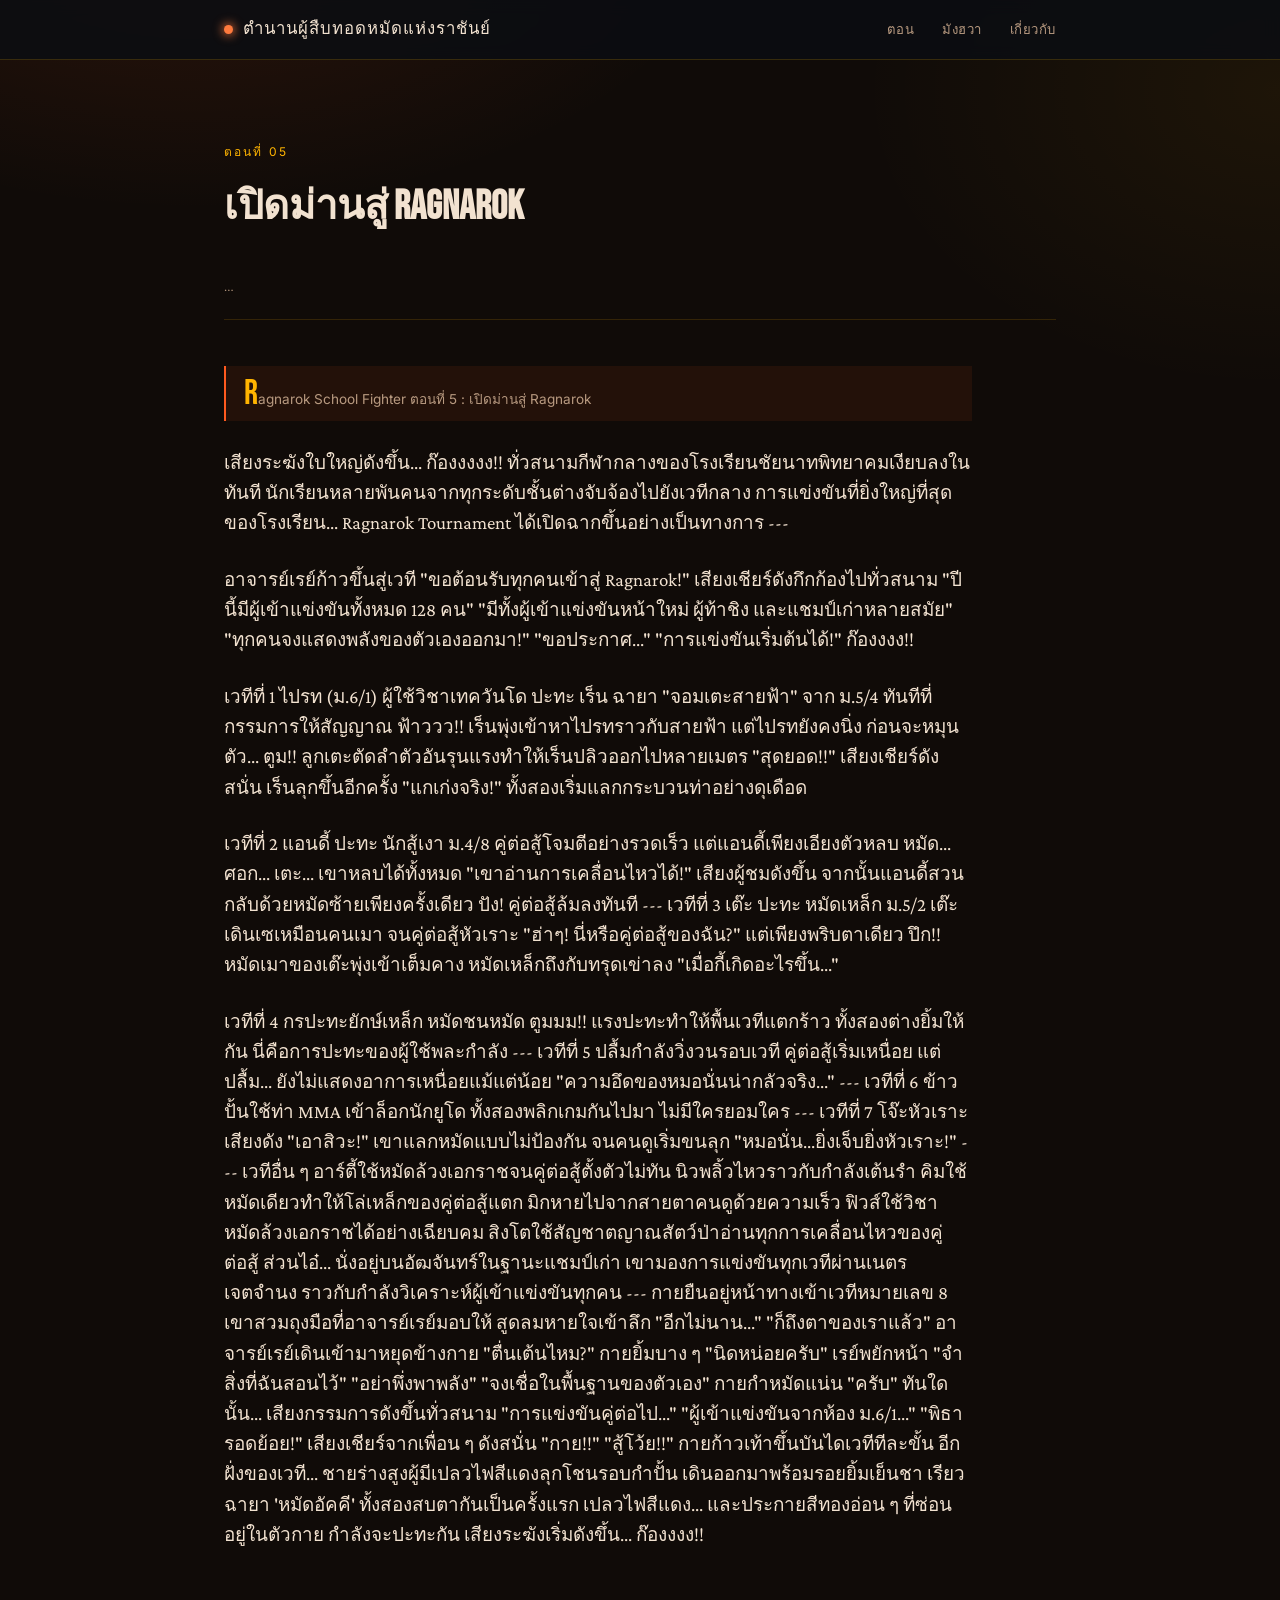
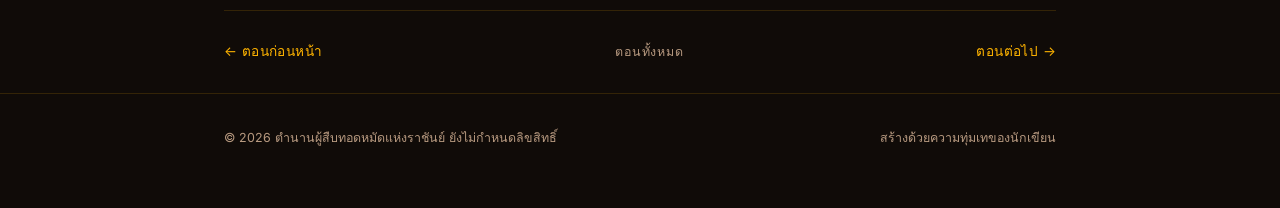
<file: chapters/chapter-05.html>
<!DOCTYPE html>
<html lang="en">
<head>
<meta charset="UTF-8">
<meta name="viewport" content="width=device-width, initial-scale=1.0">
<title>ตอนที่ 5 : เปิดม่านสู่ Ragnarok — ตำนานผู้สืบทอดหมัดแห่งราชันย์</title>
<link rel="stylesheet" href="../css/style.css">
</head>
<body>

<div class="reader-progress"></div>

<header class="site-header">
  <div class="bar">
    <a class="brand" href="../index.html">
      <span class="mark"></span>
      ตำนานผู้สืบทอดหมัดแห่งราชันย์
    </a>
    <nav class="site-nav">
      <a href="../index.html#chapters">ตอน</a>
      <a href="../index.html#manhwa">มังฮวา</a>
      <a href="../index.html#about">เกี่ยวกับ</a>
    </nav>
  </div>
</header>

<main class="container">
  <div class="reader-head">
    <p class="eyebrow">ตอนที่ 05</p>
    <h1>เปิดม่านสู่ Ragnarok</h1>
    <span class="read-badge" id="read-count">…</span>
  </div>

  <article class="chapter-text">
    <p class="placeholder-note">
        Ragnarok School Fighter
    ตอนที่ 5 : เปิดม่านสู่ Ragnarok
    </p>
    <p>
  เสียงระฆังใบใหญ่ดังขึ้น...

ก๊องงงงง!!

ทั่วสนามกีฬากลางของโรงเรียนชัยนาทพิทยาคมเงียบลงในทันที

นักเรียนหลายพันคนจากทุกระดับชั้นต่างจับจ้องไปยังเวทีกลาง

การแข่งขันที่ยิ่งใหญ่ที่สุดของโรงเรียน...

Ragnarok Tournament

ได้เปิดฉากขึ้นอย่างเป็นทางการ
---
    </p>
    <p>
    อาจารย์เรย์ก้าวขึ้นสู่เวที

"ขอต้อนรับทุกคนเข้าสู่ Ragnarok!"

เสียงเชียร์ดังกึกก้องไปทั่วสนาม

"ปีนี้มีผู้เข้าแข่งขันทั้งหมด 128 คน"

"มีทั้งผู้เข้าแข่งขันหน้าใหม่ ผู้ท้าชิง และแชมป์เก่าหลายสมัย"

"ทุกคนจงแสดงพลังของตัวเองออกมา!"

"ขอประกาศ..."

"การแข่งขันเริ่มต้นได้!"

ก๊องงงง!!
    </p>
    <p>
   เวทีที่ 1

ไปรท (ม.6/1)
ผู้ใช้วิชาเทควันโด

ปะทะ

เร็น
ฉายา "จอมเตะสายฟ้า" จาก ม.5/4

ทันทีที่กรรมการให้สัญญาณ

ฟ้าววว!!

เร็นพุ่งเข้าหาไปรทราวกับสายฟ้า

แต่ไปรทยังคงนิ่ง

ก่อนจะหมุนตัว...

ตูม!!

ลูกเตะตัดลำตัวอันรุนแรงทำให้เร็นปลิวออกไปหลายเมตร

"สุดยอด!!"

เสียงเชียร์ดังสนั่น

เร็นลุกขึ้นอีกครั้ง

"แกเก่งจริง!"

ทั้งสองเริ่มแลกกระบวนท่าอย่างดุเดือด
    </p>
    <p>
   เวทีที่ 2

แอนดี้

ปะทะ

นักสู้เงา ม.4/8

คู่ต่อสู้โจมตีอย่างรวดเร็ว

แต่แอนดี้เพียงเอียงตัวหลบ

หมัด...

ศอก...

เตะ...

เขาหลบได้ทั้งหมด

"เขาอ่านการเคลื่อนไหวได้!"

เสียงผู้ชมดังขึ้น

จากนั้นแอนดี้สวนกลับด้วยหมัดซ้ายเพียงครั้งเดียว

ปัง!

คู่ต่อสู้ล้มลงทันที
---
เวทีที่ 3

เต๊ะ

ปะทะ

หมัดเหล็ก ม.5/2

เต๊ะเดินเซเหมือนคนเมา

จนคู่ต่อสู้หัวเราะ

"ฮ่าๆ! นี่หรือคู่ต่อสู้ของฉัน?"

แต่เพียงพริบตาเดียว

ปึก!!

หมัดเมาของเต๊ะพุ่งเข้าเต็มคาง

หมัดเหล็กถึงกับทรุดเข่าลง

"เมื่อกี้เกิดอะไรขึ้น..."
    </p>
    <p>
    เวทีที่ 4

กรปะทะยักษ์เหล็ก

หมัดชนหมัด

ตูมมม!!

แรงปะทะทำให้พื้นเวทีแตกร้าว

ทั้งสองต่างยิ้มให้กัน

นี่คือการปะทะของผู้ใช้พละกำลัง

---

เวทีที่ 5

ปลื้มกำลังวิ่งวนรอบเวที

คู่ต่อสู้เริ่มเหนื่อย

แต่ปลื้ม...

ยังไม่แสดงอาการเหนื่อยแม้แต่น้อย

"ความอึดของหมอนั่นน่ากลัวจริง..."

---

เวทีที่ 6

ข้าวปั้นใช้ท่า MMA เข้าล็อกนักยูโด

ทั้งสองพลิกเกมกันไปมา

ไม่มีใครยอมใคร

---

เวทีที่ 7

โจ๊ะหัวเราะเสียงดัง

"เอาสิวะ!"

เขาแลกหมัดแบบไม่ป้องกัน

จนคนดูเริ่มขนลุก

"หมอนั่น...ยิ่งเจ็บยิ่งหัวเราะ!"

---

เวทีอื่น ๆ

อาร์ตี้ใช้หมัดล้วงเอกราชจนคู่ต่อสู้ตั้งตัวไม่ทัน

นิวพลิ้วไหวราวกับกำลังเต้นรำ

คิมใช้หมัดเดียวทำให้โล่เหล็กของคู่ต่อสู้แตก

มิกหายไปจากสายตาคนดูด้วยความเร็ว

ฟิวส์ใช้วิชาหมัดล้วงเอกราชได้อย่างเฉียบคม

สิงโตใช้สัญชาตญาณสัตว์ป่าอ่านทุกการเคลื่อนไหวของคู่ต่อสู้

ส่วนไอ๋...

นั่งอยู่บนอัฒจันทร์ในฐานะแชมป์เก่า

เขามองการแข่งขันทุกเวทีผ่านเนตรเจตจำนง

ราวกับกำลังวิเคราะห์ผู้เข้าแข่งขันทุกคน

---

กายยืนอยู่หน้าทางเข้าเวทีหมายเลข 8

เขาสวมถุงมือที่อาจารย์เรย์มอบให้

สูดลมหายใจเข้าลึก

"อีกไม่นาน..."

"ก็ถึงตาของเราแล้ว"

อาจารย์เรย์เดินเข้ามาหยุดข้างกาย

"ตื่นเต้นไหม?"

กายยิ้มบาง ๆ

"นิดหน่อยครับ"

เรย์พยักหน้า

"จำสิ่งที่ฉันสอนไว้"

"อย่าพึ่งพาพลัง"

"จงเชื่อในพื้นฐานของตัวเอง"

กายกำหมัดแน่น

"ครับ"

ทันใดนั้น...

เสียงกรรมการดังขึ้นทั่วสนาม

"การแข่งขันคู่ต่อไป..."

"ผู้เข้าแข่งขันจากห้อง ม.6/1..."

"พิธา รอดย้อย!"

เสียงเชียร์จากเพื่อน ๆ ดังสนั่น

"กาย!!"

"สู้โว้ย!!"

กายก้าวเท้าขึ้นบันไดเวทีทีละขั้น

อีกฝั่งของเวที...

ชายร่างสูงผู้มีเปลวไฟสีแดงลุกโชนรอบกำปั้น เดินออกมาพร้อมรอยยิ้มเย็นชา

เรียว ฉายา 'หมัดอัคคี'

ทั้งสองสบตากันเป็นครั้งแรก

เปลวไฟสีแดง...

และประกายสีทองอ่อน ๆ ที่ซ่อนอยู่ในตัวกาย

กำลังจะปะทะกัน

เสียงระฆังเริ่มดังขึ้น...

ก๊องงงง!!
    </p>
  </article>

  <nav class="reader-nav">
    <a href="chapter-04.html">← ตอนก่อนหน้า</a>
    <a class="to-index" href="../index.html#chapters">ตอนทั้งหมด</a>
    <a href="chapter-06.html">ตอนต่อไป →</a>
  </nav>
</main>

<footer class="site-footer">
  <div class="container">
    <p>© 2026 ตำนานผู้สืบทอดหมัดแห่งราชันย์ ยังไม่กำหนดลิขสิทธิ์</p>
    <p>สร้างด้วยความทุ่มเทของนักเขียน</p>
  </div>
</footer>

<script src="../js/main.js"></script>
<script src="../js/counter.js"></script>
<script>
  siteCounter.hitOncePerBrowser("chapter-05").then(function (value) {
    var el = document.getElementById("read-count");
    if (el && value !== null) el.textContent = value.toLocaleString() + " อ่านแล้ว";
  });
</script>
</body>
</html>
</file>
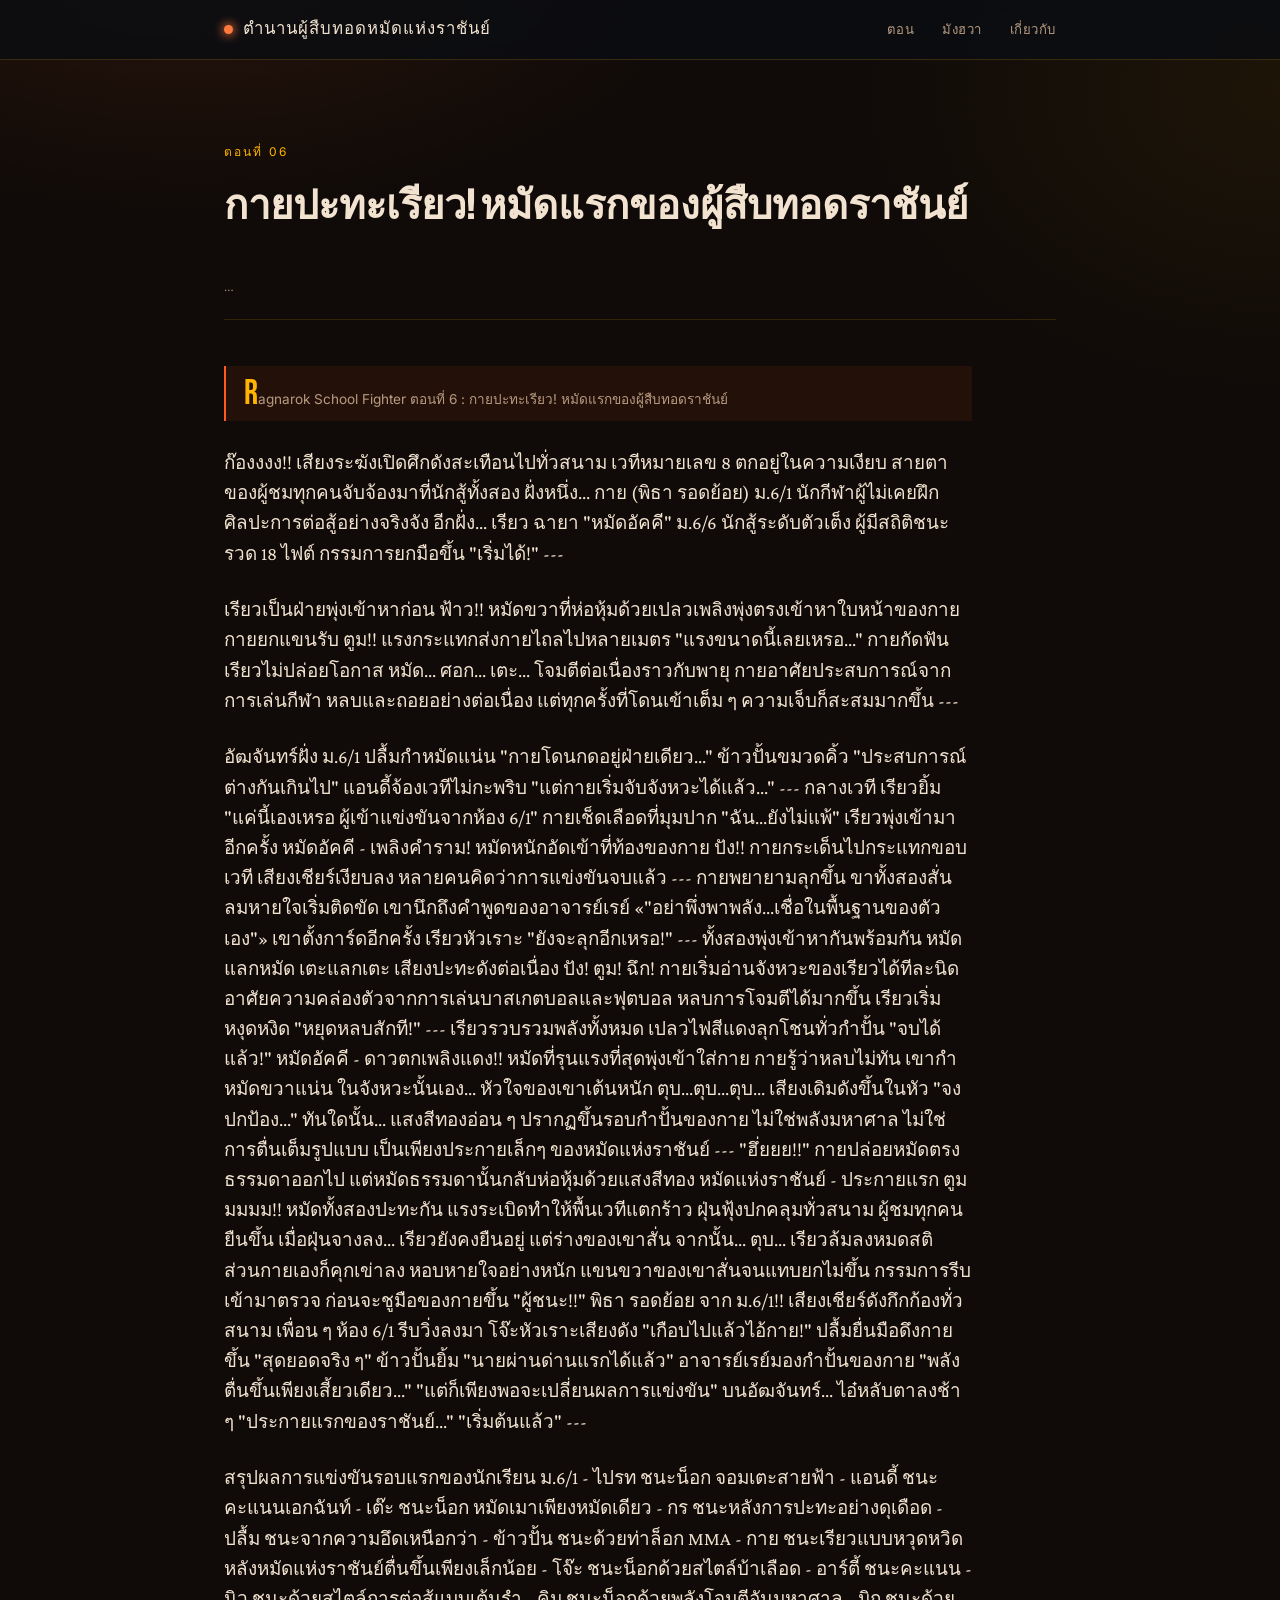
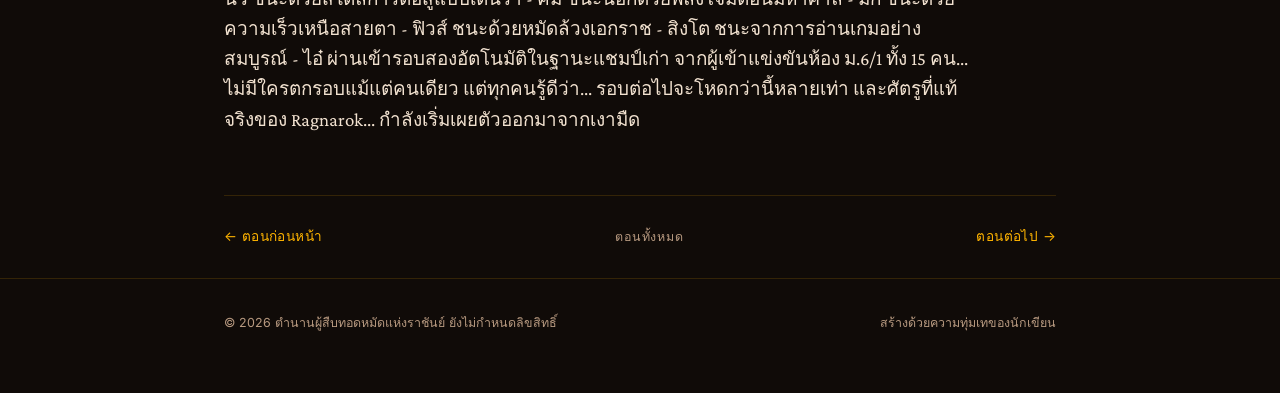
<file: chapters/chapter-06.html>
<!DOCTYPE html>
<html lang="en">
<head>
<meta charset="UTF-8">
<meta name="viewport" content="width=device-width, initial-scale=1.0">
<title>ตอนที่ 6 : กายปะทะเรียว! หมัดแรกของผู้สืบทอดราชันย์ — ตำนานผู้สืบทอดหมัดแห่งราชันย์</title>
<link rel="stylesheet" href="../css/style.css">
</head>
<body>

<div class="reader-progress"></div>

<header class="site-header">
  <div class="bar">
    <a class="brand" href="../index.html">
      <span class="mark"></span>
      ตำนานผู้สืบทอดหมัดแห่งราชันย์
    </a>
    <nav class="site-nav">
      <a href="../index.html#chapters">ตอน</a>
      <a href="../index.html#manhwa">มังฮวา</a>
      <a href="../index.html#about">เกี่ยวกับ</a>
    </nav>
  </div>
</header>

<main class="container">
  <div class="reader-head">
    <p class="eyebrow">ตอนที่ 06</p>
    <h1>กายปะทะเรียว! หมัดแรกของผู้สืบทอดราชันย์</h1>
    <span class="read-badge" id="read-count">…</span>
  </div>

  <article class="chapter-text">
    <p class="placeholder-note">
        Ragnarok School Fighter
ตอนที่ 6 : กายปะทะเรียว! หมัดแรกของผู้สืบทอดราชันย์    </p>
    <p>
    ก๊องงงง!!
เสียงระฆังเปิดศึกดังสะเทือนไปทั่วสนาม
เวทีหมายเลข 8 ตกอยู่ในความเงียบ
สายตาของผู้ชมทุกคนจับจ้องมาที่นักสู้ทั้งสอง
ฝั่งหนึ่ง...
กาย (พิธา รอดย้อย) ม.6/1
นักกีฬาผู้ไม่เคยฝึกศิลปะการต่อสู้อย่างจริงจัง
อีกฝั่ง...
เรียว ฉายา "หมัดอัคคี" ม.6/6
นักสู้ระดับตัวเต็ง ผู้มีสถิติชนะรวด 18 ไฟต์
กรรมการยกมือขึ้น
"เริ่มได้!"
---
    </p>
    <p>
    เรียวเป็นฝ่ายพุ่งเข้าหาก่อน
ฟ้าว!!
หมัดขวาที่ห่อหุ้มด้วยเปลวเพลิงพุ่งตรงเข้าหาใบหน้าของกาย
กายยกแขนรับ
ตูม!!
แรงกระแทกส่งกายไถลไปหลายเมตร
"แรงขนาดนี้เลยเหรอ..."
กายกัดฟัน
เรียวไม่ปล่อยโอกาส
หมัด...
ศอก...
เตะ...
โจมตีต่อเนื่องราวกับพายุ
กายอาศัยประสบการณ์จากการเล่นกีฬา หลบและถอยอย่างต่อเนื่อง
แต่ทุกครั้งที่โดนเข้าเต็ม ๆ ความเจ็บก็สะสมมากขึ้น
---
    </p>
    <p>
        อัฒจันทร์ฝั่ง ม.6/1
ปลื้มกำหมัดแน่น
"กายโดนกดอยู่ฝ่ายเดียว..."
ข้าวปั้นขมวดคิ้ว
"ประสบการณ์ต่างกันเกินไป"
แอนดี้จ้องเวทีไม่กะพริบ
"แต่กายเริ่มจับจังหวะได้แล้ว..."
---
กลางเวที
เรียวยิ้ม
"แค่นี้เองเหรอ ผู้เข้าแข่งขันจากห้อง 6/1"
กายเช็ดเลือดที่มุมปาก
"ฉัน...ยังไม่แพ้"
เรียวพุ่งเข้ามาอีกครั้ง
หมัดอัคคี - เพลิงคำราม!
หมัดหนักอัดเข้าที่ท้องของกาย
ปัง!!
กายกระเด็นไปกระแทกขอบเวที
เสียงเชียร์เงียบลง
หลายคนคิดว่าการแข่งขันจบแล้ว
---
กายพยายามลุกขึ้น
ขาทั้งสองสั่น
ลมหายใจเริ่มติดขัด
เขานึกถึงคำพูดของอาจารย์เรย์
«"อย่าพึ่งพาพลัง...เชื่อในพื้นฐานของตัวเอง"»
เขาตั้งการ์ดอีกครั้ง
เรียวหัวเราะ
"ยังจะลุกอีกเหรอ!"
---
ทั้งสองพุ่งเข้าหากันพร้อมกัน
หมัดแลกหมัด
เตะแลกเตะ
เสียงปะทะดังต่อเนื่อง
ปัง! ตูม! ฉึก!
กายเริ่มอ่านจังหวะของเรียวได้ทีละนิด
อาศัยความคล่องตัวจากการเล่นบาสเกตบอลและฟุตบอล หลบการโจมตีได้มากขึ้น
เรียวเริ่มหงุดหงิด
"หยุดหลบสักที!"
---
เรียวรวบรวมพลังทั้งหมด
เปลวไฟสีแดงลุกโชนทั่วกำปั้น
"จบได้แล้ว!"
หมัดอัคคี - ดาวตกเพลิงแดง!!
หมัดที่รุนแรงที่สุดพุ่งเข้าใส่กาย
กายรู้ว่าหลบไม่ทัน
เขากำหมัดขวาแน่น
ในจังหวะนั้นเอง...
หัวใจของเขาเต้นหนัก
ตุบ...ตุบ...ตุบ...
เสียงเดิมดังขึ้นในหัว
"จงปกป้อง..."
ทันใดนั้น...
แสงสีทองอ่อน ๆ ปรากฏขึ้นรอบกำปั้นของกาย
ไม่ใช่พลังมหาศาล
ไม่ใช่การตื่นเต็มรูปแบบ
เป็นเพียงประกายเล็กๆ
ของหมัดแห่งราชันย์
---
"ฮึ่ยยย!!"
กายปล่อยหมัดตรงธรรมดาออกไป
แต่หมัดธรรมดานั้นกลับห่อหุ้มด้วยแสงสีทอง
หมัดแห่งราชันย์ - ประกายแรก
ตูมมมมม!!
หมัดทั้งสองปะทะกัน
แรงระเบิดทำให้พื้นเวทีแตกร้าว
ฝุ่นฟุ้งปกคลุมทั่วสนาม
ผู้ชมทุกคนยืนขึ้น
เมื่อฝุ่นจางลง...
เรียวยังคงยืนอยู่
แต่ร่างของเขาสั่น
จากนั้น...
ตุบ...
เรียวล้มลงหมดสติ
ส่วนกายเองก็คุกเข่าลง หอบหายใจอย่างหนัก
แขนขวาของเขาสั่นจนแทบยกไม่ขึ้น
กรรมการรีบเข้ามาตรวจ
ก่อนจะชูมือของกายขึ้น
"ผู้ชนะ!!"
พิธา รอดย้อย จาก ม.6/1!!
เสียงเชียร์ดังกึกก้องทั่วสนาม
เพื่อน ๆ ห้อง 6/1 รีบวิ่งลงมา
โจ๊ะหัวเราะเสียงดัง
"เกือบไปแล้วไอ้กาย!"
ปลื้มยื่นมือดึงกายขึ้น
"สุดยอดจริง ๆ"
ข้าวปั้นยิ้ม
"นายผ่านด่านแรกได้แล้ว"
อาจารย์เรย์มองกำปั้นของกาย
"พลังตื่นขึ้นเพียงเสี้ยวเดียว..."
"แต่ก็เพียงพอจะเปลี่ยนผลการแข่งขัน"
บนอัฒจันทร์...
ไอ๋หลับตาลงช้า ๆ
"ประกายแรกของราชันย์..."
"เริ่มต้นแล้ว"
---
    </p>
    <p>
สรุปผลการแข่งขันรอบแรกของนักเรียน ม.6/1
- ไปรท ชนะน็อก จอมเตะสายฟ้า
- แอนดี้ ชนะคะแนนเอกฉันท์
- เต๊ะ ชนะน็อก หมัดเมาเพียงหมัดเดียว
- กร ชนะหลังการปะทะอย่างดุเดือด
- ปลื้ม ชนะจากความอึดเหนือกว่า
- ข้าวปั้น ชนะด้วยท่าล็อก MMA
- กาย ชนะเรียวแบบหวุดหวิด หลังหมัดแห่งราชันย์ตื่นขึ้นเพียงเล็กน้อย
- โจ๊ะ ชนะน็อกด้วยสไตล์บ้าเลือด
- อาร์ตี้ ชนะคะแนน
- นิว ชนะด้วยสไตล์การต่อสู้แบบเต้นรำ
- คิม ชนะน็อกด้วยพลังโจมตีอันมหาศาล
- มิก ชนะด้วยความเร็วเหนือสายตา
- ฟิวส์ ชนะด้วยหมัดล้วงเอกราช
- สิงโต ชนะจากการอ่านเกมอย่างสมบูรณ์
- ไอ๋ ผ่านเข้ารอบสองอัตโนมัติในฐานะแชมป์เก่า
จากผู้เข้าแข่งขันห้อง ม.6/1 ทั้ง 15 คน...
ไม่มีใครตกรอบแม้แต่คนเดียว
แต่ทุกคนรู้ดีว่า...
รอบต่อไปจะโหดกว่านี้หลายเท่า
และศัตรูที่แท้จริงของ Ragnarok...
กำลังเริ่มเผยตัวออกมาจากเงามืด
    </p>
  </article>

  <nav class="reader-nav">
    <a href="chapter-05.html">← ตอนก่อนหน้า</a>
    <a class="to-index" href="../index.html#chapters">ตอนทั้งหมด</a>
    <a href="chapter-07.html">ตอนต่อไป →</a>
  </nav>
</main>

<footer class="site-footer">
  <div class="container">
    <p>© 2026 ตำนานผู้สืบทอดหมัดแห่งราชันย์ ยังไม่กำหนดลิขสิทธิ์</p>
    <p>สร้างด้วยความทุ่มเทของนักเขียน</p>
  </div>
</footer>

<script src="../js/main.js"></script>
<script src="../js/counter.js"></script>
<script>
  siteCounter.hitOncePerBrowser("chapter-06").then(function (value) {
    var el = document.getElementById("read-count");
    if (el && value !== null) el.textContent = value.toLocaleString() + " อ่านแล้ว";
  });
</script>
</body>
</html>
</file>
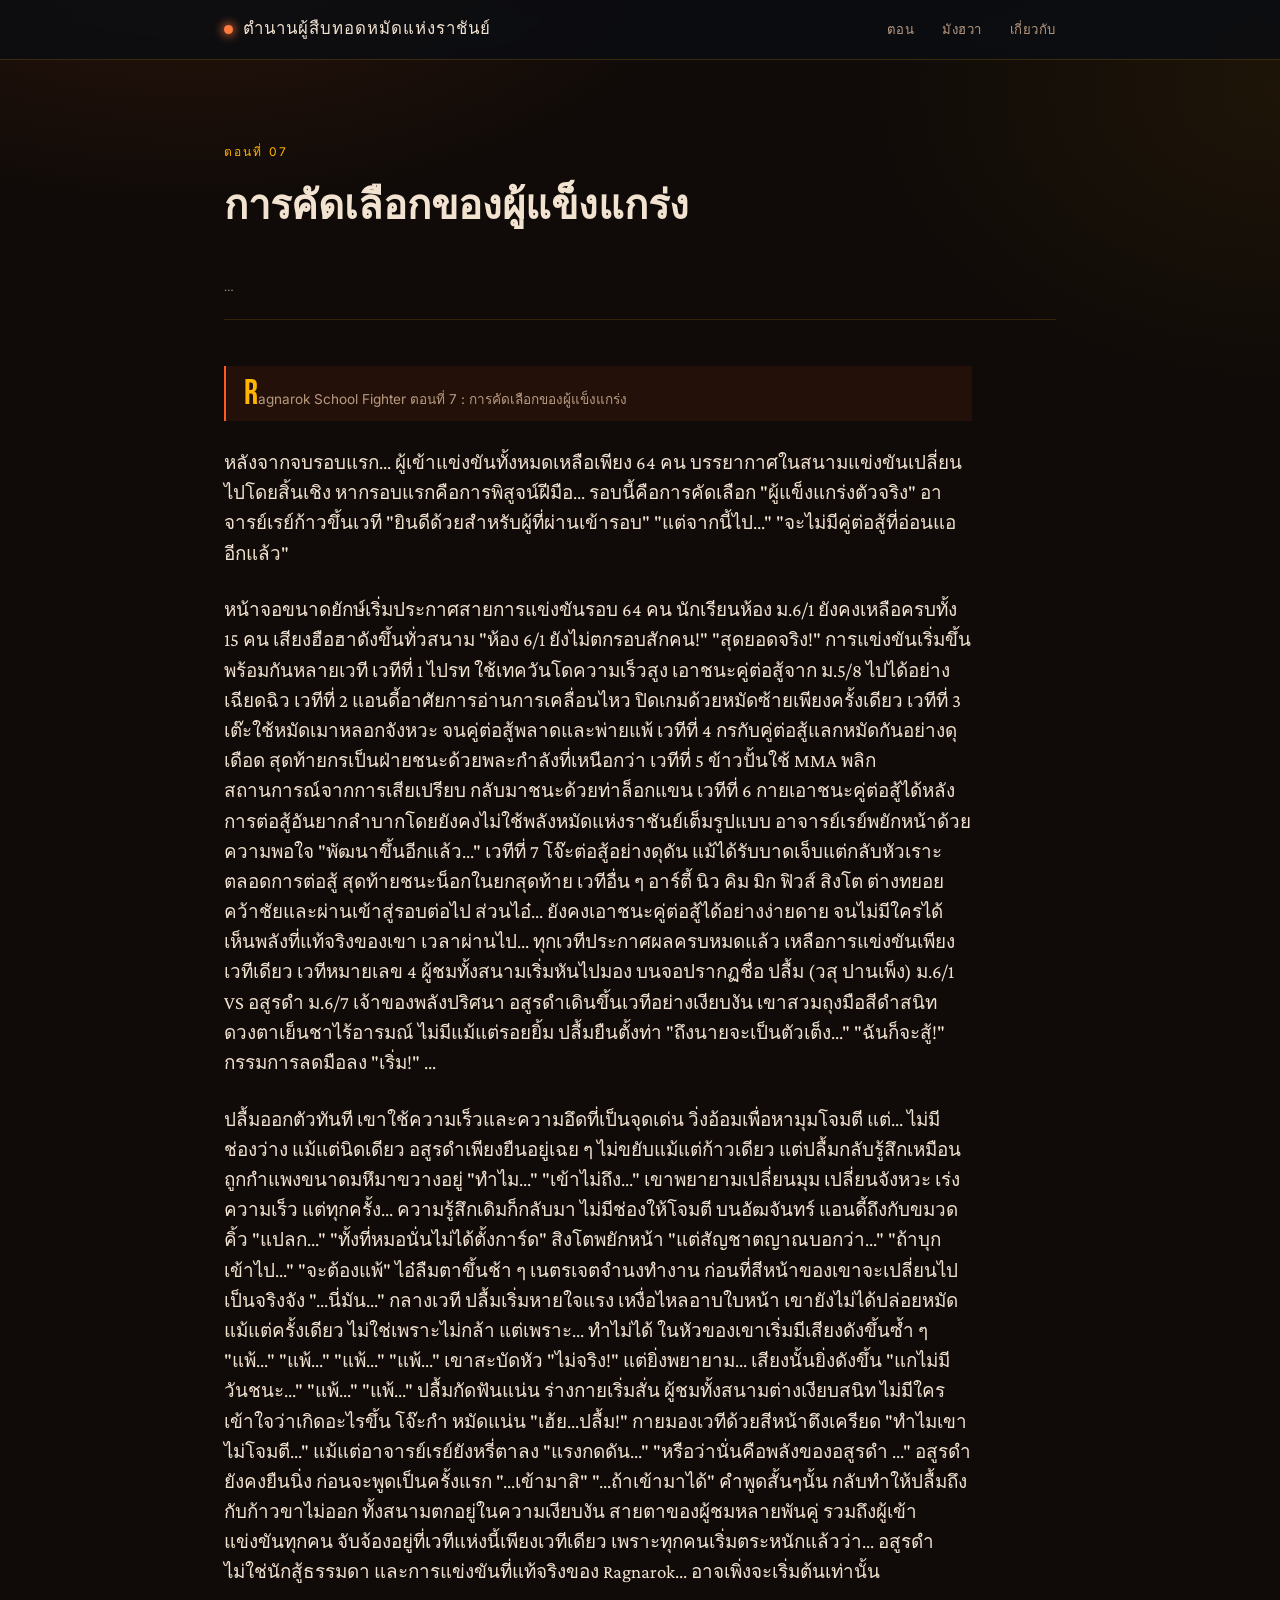
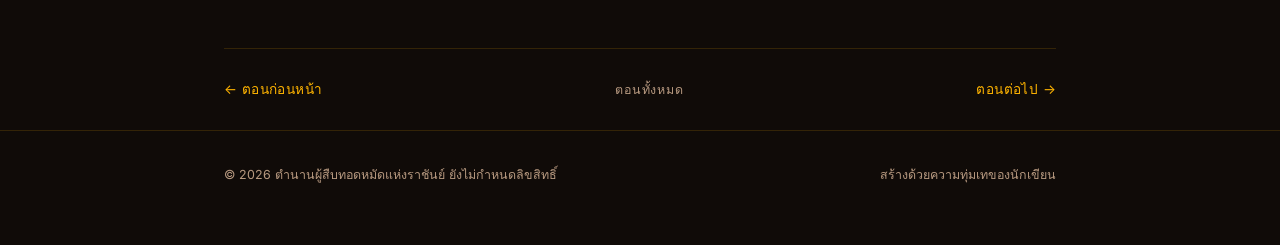
<file: chapters/chapter-07.html>
<!DOCTYPE html>
<html lang="en">
<head>
<meta charset="UTF-8">
<meta name="viewport" content="width=device-width, initial-scale=1.0">
<title>ตอนที่ 7 : การคัดเลือกของผู้แข็งแกร่ง — ตำนานผู้สืบทอดหมัดแห่งราชันย์</title>
<link rel="stylesheet" href="../css/style.css">
</head>
<body>

<div class="reader-progress"></div>

<header class="site-header">
  <div class="bar">
    <a class="brand" href="../index.html">
      <span class="mark"></span>
      ตำนานผู้สืบทอดหมัดแห่งราชันย์
    </a>
    <nav class="site-nav">
      <a href="../index.html#chapters">ตอน</a>
      <a href="../index.html#manhwa">มังฮวา</a>
      <a href="../index.html#about">เกี่ยวกับ</a>
    </nav>
  </div>
</header>

<main class="container">
  <div class="reader-head">
    <p class="eyebrow">ตอนที่ 07</p>
    <h1>การคัดเลือกของผู้แข็งแกร่ง</h1>
    <span class="read-badge" id="read-count">…</span>
  </div>

  <article class="chapter-text">
    <p class="placeholder-note">
        Ragnarok School Fighter
    ตอนที่ 7 : การคัดเลือกของผู้แข็งแกร่ง
    </p>
    <p>
    หลังจากจบรอบแรก...
ผู้เข้าแข่งขันทั้งหมดเหลือเพียง 64 คน
บรรยากาศในสนามแข่งขันเปลี่ยนไปโดยสิ้นเชิง
หากรอบแรกคือการพิสูจน์ฝีมือ...
รอบนี้คือการคัดเลือก "ผู้แข็งแกร่งตัวจริง"
อาจารย์เรย์ก้าวขึ้นเวที
"ยินดีด้วยสำหรับผู้ที่ผ่านเข้ารอบ"
"แต่จากนี้ไป..."
"จะไม่มีคู่ต่อสู้ที่อ่อนแออีกแล้ว"
    </p>
    <p>
    หน้าจอขนาดยักษ์เริ่มประกาศสายการแข่งขันรอบ 64 คน
นักเรียนห้อง ม.6/1 ยังคงเหลือครบทั้ง 15 คน
เสียงฮือฮาดังขึ้นทั่วสนาม
"ห้อง 6/1 ยังไม่ตกรอบสักคน!"
"สุดยอดจริง!"
การแข่งขันเริ่มขึ้นพร้อมกันหลายเวที
เวทีที่ 1
ไปรท ใช้เทควันโดความเร็วสูง เอาชนะคู่ต่อสู้จาก ม.5/8 ไปได้อย่างเฉียดฉิว
เวทีที่ 2
แอนดี้อาศัยการอ่านการเคลื่อนไหว ปิดเกมด้วยหมัดซ้ายเพียงครั้งเดียว
เวทีที่ 3
เต๊ะใช้หมัดเมาหลอกจังหวะ จนคู่ต่อสู้พลาดและพ่ายแพ้
เวทีที่ 4
กรกับคู่ต่อสู้แลกหมัดกันอย่างดุเดือด
สุดท้ายกรเป็นฝ่ายชนะด้วยพละกำลังที่เหนือกว่า
เวทีที่ 5
ข้าวปั้นใช้ MMA พลิกสถานการณ์จากการเสียเปรียบ กลับมาชนะด้วยท่าล็อกแขน
เวทีที่ 6
กายเอาชนะคู่ต่อสู้ได้หลังการต่อสู้อันยากลำบากโดยยังคงไม่ใช้พลังหมัดแห่งราชันย์เต็มรูปแบบ
อาจารย์เรย์พยักหน้าด้วยความพอใจ
"พัฒนาขึ้นอีกแล้ว..."
เวทีที่ 7
โจ๊ะต่อสู้อย่างดุดัน
แม้ได้รับบาดเจ็บแต่กลับหัวเราะตลอดการต่อสู้
สุดท้ายชนะน็อกในยกสุดท้าย
เวทีอื่น ๆ
อาร์ตี้
นิว
คิม
มิก
ฟิวส์
สิงโต
ต่างทยอยคว้าชัยและผ่านเข้าสู่รอบต่อไป
ส่วนไอ๋...
ยังคงเอาชนะคู่ต่อสู้ได้อย่างง่ายดาย
จนไม่มีใครได้เห็นพลังที่แท้จริงของเขา
เวลาผ่านไป...
ทุกเวทีประกาศผลครบหมดแล้ว
เหลือการแข่งขันเพียงเวทีเดียว
เวทีหมายเลข 4
ผู้ชมทั้งสนามเริ่มหันไปมอง
บนจอปรากฏชื่อ
ปลื้ม (วสุ ปานเพ็ง) ม.6/1
VS
อสูรดำ ม.6/7
เจ้าของพลังปริศนา
อสูรดำเดินขึ้นเวทีอย่างเงียบงัน
เขาสวมถุงมือสีดำสนิท
ดวงตาเย็นชาไร้อารมณ์
ไม่มีแม้แต่รอยยิ้ม
ปลื้มยืนตั้งท่า
"ถึงนายจะเป็นตัวเต็ง..."
"ฉันก็จะสู้!"
กรรมการลดมือลง
"เริ่ม!"
...
    </p>
    <p>
ปลื้มออกตัวทันที
เขาใช้ความเร็วและความอึดที่เป็นจุดเด่น
วิ่งอ้อมเพื่อหามุมโจมตี
แต่...
ไม่มีช่องว่าง
แม้แต่นิดเดียว
อสูรดำเพียงยืนอยู่เฉย ๆ
ไม่ขยับแม้แต่ก้าวเดียว
แต่ปลื้มกลับรู้สึกเหมือนถูกกำแพงขนาดมหึมาขวางอยู่
"ทำไม..."
"เข้าไม่ถึง..."
เขาพยายามเปลี่ยนมุม
เปลี่ยนจังหวะ
เร่งความเร็ว
แต่ทุกครั้ง...
ความรู้สึกเดิมก็กลับมา
ไม่มีช่องให้โจมตี
บนอัฒจันทร์
แอนดี้ถึงกับขมวดคิ้ว
"แปลก..."
"ทั้งที่หมอนั่นไม่ได้ตั้งการ์ด"
สิงโตพยักหน้า
"แต่สัญชาตญาณบอกว่า..."
"ถ้าบุกเข้าไป..."
"จะต้องแพ้"
ไอ๋ลืมตาขึ้นช้า ๆ
เนตรเจตจำนงทำงาน
ก่อนที่สีหน้าของเขาจะเปลี่ยนไปเป็นจริงจัง
"...นี่มัน..."
กลางเวที
ปลื้มเริ่มหายใจแรง
เหงื่อไหลอาบใบหน้า
เขายังไม่ได้ปล่อยหมัดแม้แต่ครั้งเดียว
ไม่ใช่เพราะไม่กล้า
แต่เพราะ...
ทำไม่ได้
ในหัวของเขาเริ่มมีเสียงดังขึ้นซ้ำ ๆ
"แพ้..."
"แพ้..."
"แพ้..."
"แพ้..."
เขาสะบัดหัว
"ไม่จริง!"
แต่ยิ่งพยายาม...
เสียงนั้นยิ่งดังขึ้น
"แกไม่มีวันชนะ..."
"แพ้..."
"แพ้..."
ปลื้มกัดฟันแน่น
ร่างกายเริ่มสั่น
ผู้ชมทั้งสนามต่างเงียบสนิท
ไม่มีใครเข้าใจว่าเกิดอะไรขึ้น
โจ๊ะกำ หมัดแน่น
"เฮ้ย...ปลื้ม!"
กายมองเวทีด้วยสีหน้าตึงเครียด
"ทำไมเขาไม่โจมตี..."
แม้แต่อาจารย์เรย์ยังหรี่ตาลง
"แรงกดดัน..."
"หรือว่านั่นคือพลังของอสูรดำ ..."
อสูรดำยังคงยืนนิ่ง
ก่อนจะพูดเป็นครั้งแรก
"...เข้ามาสิ"
"...ถ้าเข้ามาได้"
คำพูดสั้นๆนั้น
กลับทำให้ปลื้มถึงกับก้าวขาไม่ออก
ทั้งสนามตกอยู่ในความเงียบงัน
สายตาของผู้ชมหลายพันคู่
รวมถึงผู้เข้าแข่งขันทุกคน
จับจ้องอยู่ที่เวทีแห่งนี้เพียงเวทีเดียว
เพราะทุกคนเริ่มตระหนักแล้วว่า...
อสูรดำไม่ใช่นักสู้ธรรมดา
และการแข่งขันที่แท้จริงของ Ragnarok...
อาจเพิ่งจะเริ่มต้นเท่านั้น
    </p>
  </article>

  <nav class="reader-nav">
    <a href="chapter-06.html">← ตอนก่อนหน้า</a>
    <a class="to-index" href="../index.html#chapters">ตอนทั้งหมด</a>
    <a href="chapter-08.html">ตอนต่อไป →</a>
  </nav>
</main>

<footer class="site-footer">
  <div class="container">
    <p>© 2026 ตำนานผู้สืบทอดหมัดแห่งราชันย์ ยังไม่กำหนดลิขสิทธิ์</p>
    <p>สร้างด้วยความทุ่มเทของนักเขียน</p>
  </div>
</footer>

<script src="../js/main.js"></script>
<script src="../js/counter.js"></script>
<script>
  siteCounter.hitOncePerBrowser("chapter-07").then(function (value) {
    var el = document.getElementById("read-count");
    if (el && value !== null) el.textContent = value.toLocaleString() + " อ่านแล้ว";
  });
</script>
</body>
</html>
</file>
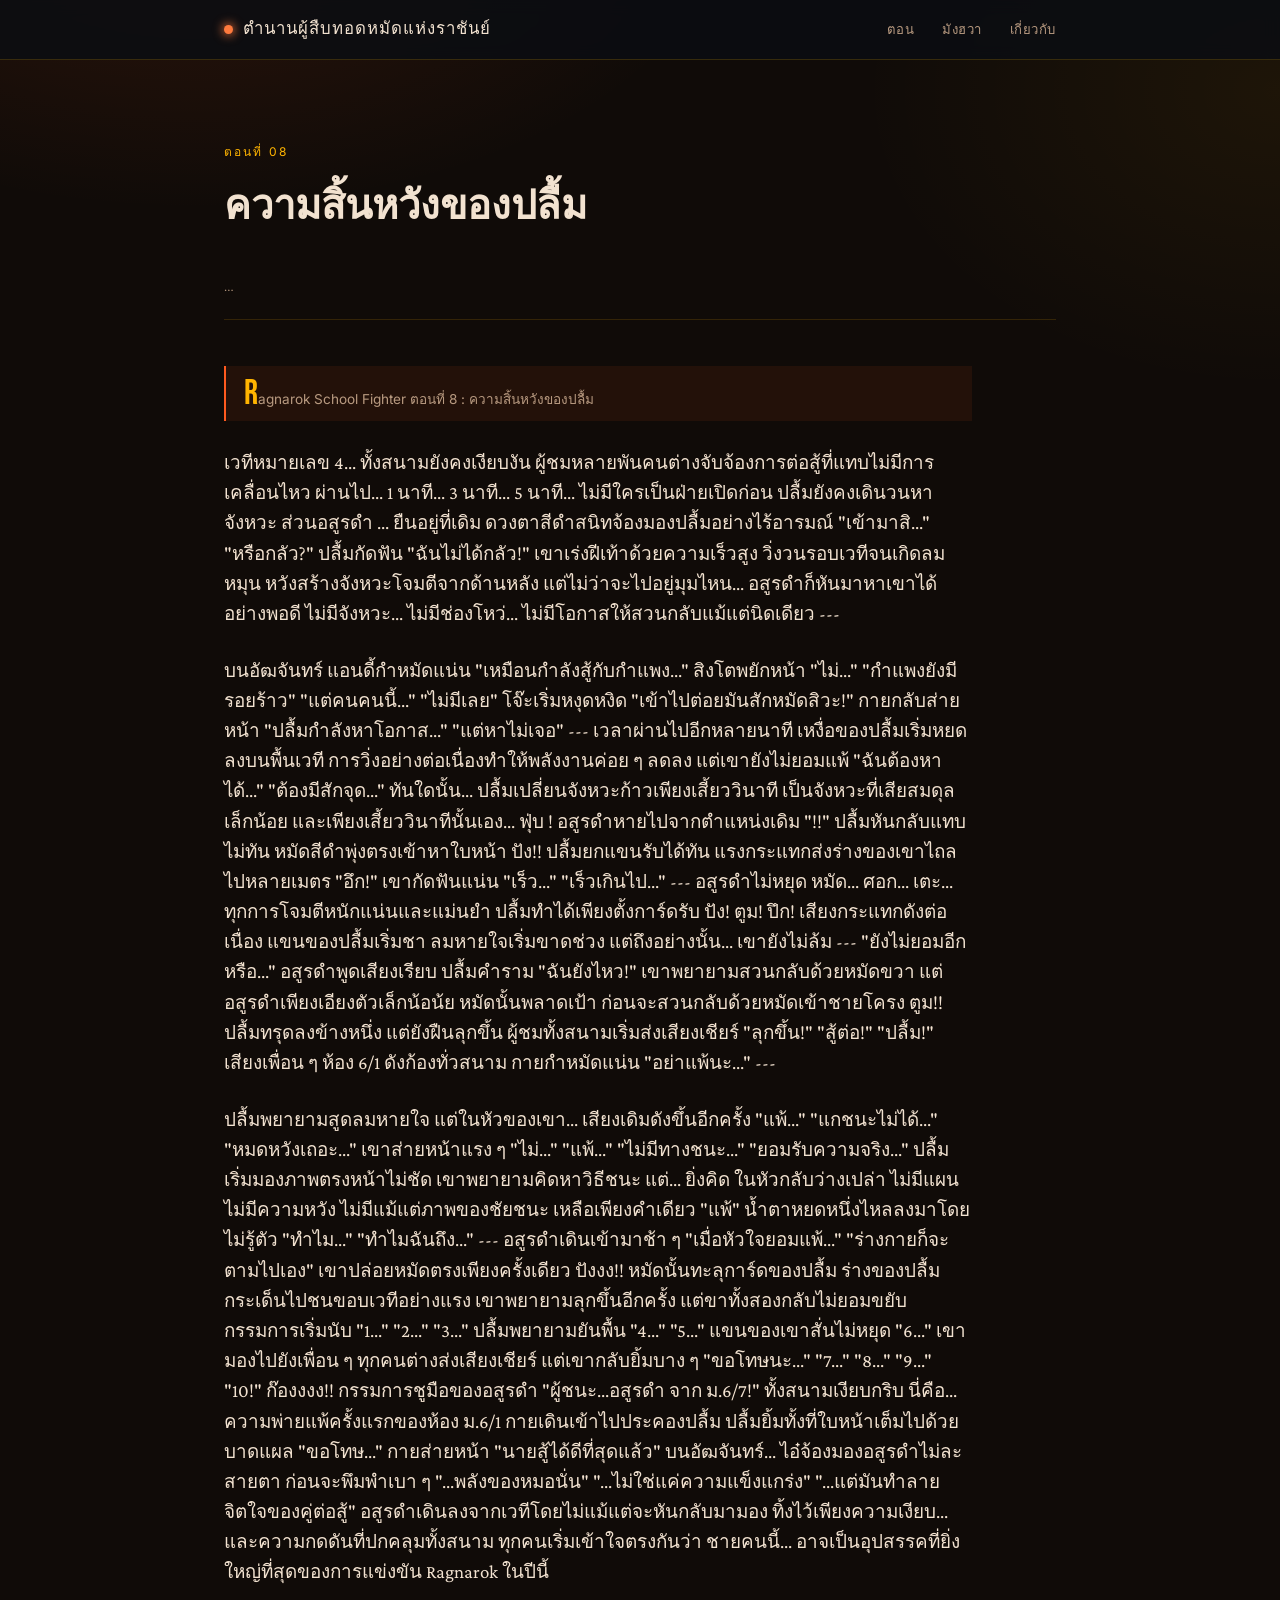
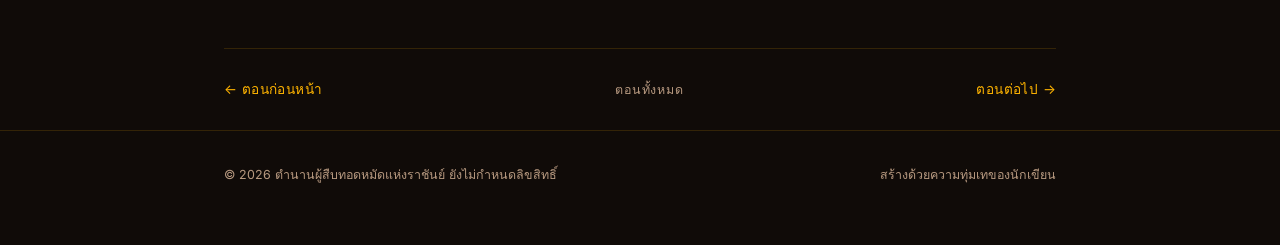
<file: chapters/chapter-08.html>
<!DOCTYPE html>
<html lang="en">
<head>
<meta charset="UTF-8">
<meta name="viewport" content="width=device-width, initial-scale=1.0">
<title>ตอนที่ 8 : ความสิ้นหวังของปลื้ม — ตำนานผู้สืบทอดหมัดแห่งราชันย์</title>
<link rel="stylesheet" href="../css/style.css">
</head>
<body>

<div class="reader-progress"></div>

<header class="site-header">
  <div class="bar">
    <a class="brand" href="../index.html">
      <span class="mark"></span>
      ตำนานผู้สืบทอดหมัดแห่งราชันย์
    </a>
    <nav class="site-nav">
      <a href="../index.html#chapters">ตอน</a>
      <a href="../index.html#manhwa">มังฮวา</a>
      <a href="../index.html#about">เกี่ยวกับ</a>
    </nav>
  </div>
</header>

<main class="container">
  <div class="reader-head">
    <p class="eyebrow">ตอนที่ 08</p>
    <h1>ความสิ้นหวังของปลื้ม</h1>
    <span class="read-badge" id="read-count">…</span>
  </div>

  <article class="chapter-text">
    <p class="placeholder-note">
        Ragnarok School Fighter
ตอนที่ 8 : ความสิ้นหวังของปลื้ม    </p>
    <p>
    เวทีหมายเลข 4...
ทั้งสนามยังคงเงียบงัน
ผู้ชมหลายพันคนต่างจับจ้องการต่อสู้ที่แทบไม่มีการเคลื่อนไหว
ผ่านไป...
1 นาที...
3 นาที...
5 นาที...
ไม่มีใครเป็นฝ่ายเปิดก่อน
ปลื้มยังคงเดินวนหาจังหวะ
ส่วนอสูรดำ ...
ยืนอยู่ที่เดิม
ดวงตาสีดำสนิทจ้องมองปลื้มอย่างไร้อารมณ์
"เข้ามาสิ..."
"หรือกลัว?"
ปลื้มกัดฟัน
"ฉันไม่ได้กลัว!"
เขาเร่งฝีเท้าด้วยความเร็วสูง วิ่งวนรอบเวทีจนเกิดลมหมุน
หวังสร้างจังหวะโจมตีจากด้านหลัง
แต่ไม่ว่าจะไปอยู่มุมไหน...
อสูรดำก็หันมาหาเขาได้อย่างพอดี
ไม่มีจังหวะ...
ไม่มีช่องโหว่...
ไม่มีโอกาสให้สวนกลับแม้แต่นิดเดียว
---
    </p>
    <p>
    บนอัฒจันทร์
แอนดี้กำหมัดแน่น
"เหมือนกำลังสู้กับกำแพง..."
สิงโตพยักหน้า
"ไม่..."
"กำแพงยังมีรอยร้าว"
"แต่คนคนนี้..."
"ไม่มีเลย"
โจ๊ะเริ่มหงุดหงิด
"เข้าไปต่อยมันสักหมัดสิวะ!"
กายกลับส่ายหน้า
"ปลื้มกำลังหาโอกาส..."
"แต่หาไม่เจอ"
---
เวลาผ่านไปอีกหลายนาที
เหงื่อของปลื้มเริ่มหยดลงบนพื้นเวที
การวิ่งอย่างต่อเนื่องทำให้พลังงานค่อย ๆ ลดลง
แต่เขายังไม่ยอมแพ้
"ฉันต้องหาได้..."
"ต้องมีสักจุด..."
ทันใดนั้น...
ปลื้มเปลี่ยนจังหวะก้าวเพียงเสี้ยววินาที
เป็นจังหวะที่เสียสมดุลเล็กน้อย
และเพียงเสี้ยววินาทีนั้นเอง...
ฟุ่บ !
อสูรดำหายไปจากตำแหน่งเดิม
"!!"
ปลื้มหันกลับแทบไม่ทัน
หมัดสีดำพุ่งตรงเข้าหาใบหน้า
ปัง!!
ปลื้มยกแขนรับได้ทัน
แรงกระแทกส่งร่างของเขาไถลไปหลายเมตร
"อึก!"
เขากัดฟันแน่น
"เร็ว..."
"เร็วเกินไป..."
---
อสูรดำไม่หยุด
หมัด...
ศอก...
เตะ...
ทุกการโจมตีหนักแน่นและแม่นยำ
ปลื้มทำได้เพียงตั้งการ์ดรับ
ปัง!
ตูม!
ปึก!
เสียงกระแทกดังต่อเนื่อง
แขนของปลื้มเริ่มชา
ลมหายใจเริ่มขาดช่วง
แต่ถึงอย่างนั้น...
เขายังไม่ล้ม
---
"ยังไม่ยอมอีกหรือ..."
อสูรดำพูดเสียงเรียบ
ปลื้มคำราม
"ฉันยังไหว!"
เขาพยายามสวนกลับด้วยหมัดขวา
แต่อสูรดำเพียงเอียงตัวเล็กน้อน้ย
หมัดนั้นพลาดเป้า
ก่อนจะสวนกลับด้วยหมัดเข้าชายโครง
ตูม!!
ปลื้มทรุดลงข้างหนึ่ง
แต่ยังฝืนลุกขึ้น
ผู้ชมทั้งสนามเริ่มส่งเสียงเชียร์
"ลุกขึ้น!"
"สู้ต่อ!"
"ปลื้ม!"
เสียงเพื่อน ๆ ห้อง 6/1 ดังก้องทั่วสนาม
กายกำหมัดแน่น
"อย่าแพ้นะ..."
---
    </p>
    <p>
        ปลื้มพยายามสูดลมหายใจ
แต่ในหัวของเขา...
เสียงเดิมดังขึ้นอีกครั้ง
"แพ้..."
"แกชนะไม่ได้..."
"หมดหวังเถอะ..."
เขาส่ายหน้าแรง ๆ
"ไม่..."
"แพ้..."
"ไม่มีทางชนะ..."
"ยอมรับความจริง..."
ปลื้มเริ่มมองภาพตรงหน้าไม่ชัด
เขาพยายามคิดหาวิธีชนะ
แต่...
ยิ่งคิด
ในหัวกลับว่างเปล่า
ไม่มีแผน
ไม่มีความหวัง
ไม่มีแม้แต่ภาพของชัยชนะ
เหลือเพียงคำเดียว
"แพ้"
น้ำตาหยดหนึ่งไหลลงมาโดยไม่รู้ตัว
"ทำไม..."
"ทำไมฉันถึง..."
---
อสูรดำเดินเข้ามาช้า ๆ
"เมื่อหัวใจยอมแพ้..."
"ร่างกายก็จะตามไปเอง"
เขาปล่อยหมัดตรงเพียงครั้งเดียว
ปังงง!!
หมัดนั้นทะลุการ์ดของปลื้ม
ร่างของปลื้มกระเด็นไปชนขอบเวทีอย่างแรง
เขาพยายามลุกขึ้นอีกครั้ง
แต่ขาทั้งสองกลับไม่ยอมขยับ
กรรมการเริ่มนับ
"1..."
"2..."
"3..."
ปลื้มพยายามยันพื้น
"4..."
"5..."
แขนของเขาสั่นไม่หยุด
"6..."
เขามองไปยังเพื่อน ๆ
ทุกคนต่างส่งเสียงเชียร์
แต่เขากลับยิ้มบาง ๆ
"ขอโทษนะ..."
"7..."
"8..."
"9..."
"10!"
ก๊องงงง!!
กรรมการชูมือของอสูรดำ
"ผู้ชนะ...อสูรดำ จาก ม.6/7!"
ทั้งสนามเงียบกริบ
นี่คือ...
ความพ่ายแพ้ครั้งแรกของห้อง ม.6/1
กายเดินเข้าไปประคองปลื้ม
ปลื้มยิ้มทั้งที่ใบหน้าเต็มไปด้วยบาดแผล
"ขอโทษ..."
กายส่ายหน้า
"นายสู้ได้ดีที่สุดแล้ว"
บนอัฒจันทร์...
ไอ๋จ้องมองอสูรดำไม่ละสายตา
ก่อนจะพึมพำเบา ๆ
"...พลังของหมอนั่น"
"...ไม่ใช่แค่ความแข็งแกร่ง"
"...แต่มันทำลายจิตใจของคู่ต่อสู้"
อสูรดำเดินลงจากเวทีโดยไม่แม้แต่จะหันกลับมามอง
ทิ้งไว้เพียงความเงียบ...
และความกดดันที่ปกคลุมทั้งสนาม
ทุกคนเริ่มเข้าใจตรงกันว่า
ชายคนนี้...
อาจเป็นอุปสรรคที่ยิ่งใหญ่ที่สุดของการแข่งขัน Ragnarok ในปีนี้
    </p>
  </article>

  <nav class="reader-nav">
    <a href="chapter-07.html">← ตอนก่อนหน้า</a>
    <a class="to-index" href="../index.html#chapters">ตอนทั้งหมด</a>
    <a href="chapter-09.html">ตอนต่อไป →</a>
  </nav>
</main>

<footer class="site-footer">
  <div class="container">
    <p>© 2026 ตำนานผู้สืบทอดหมัดแห่งราชันย์ ยังไม่กำหนดลิขสิทธิ์</p>
    <p>สร้างด้วยความทุ่มเทของนักเขียน</p>
  </div>
</footer>

<script src="../js/main.js"></script>
<script src="../js/counter.js"></script>
<script>
  siteCounter.hitOncePerBrowser("chapter-08").then(function (value) {
    var el = document.getElementById("read-count");
    if (el && value !== null) el.textContent = value.toLocaleString() + " อ่านแล้ว";
  });
</script>
</body>
</html>
</file>
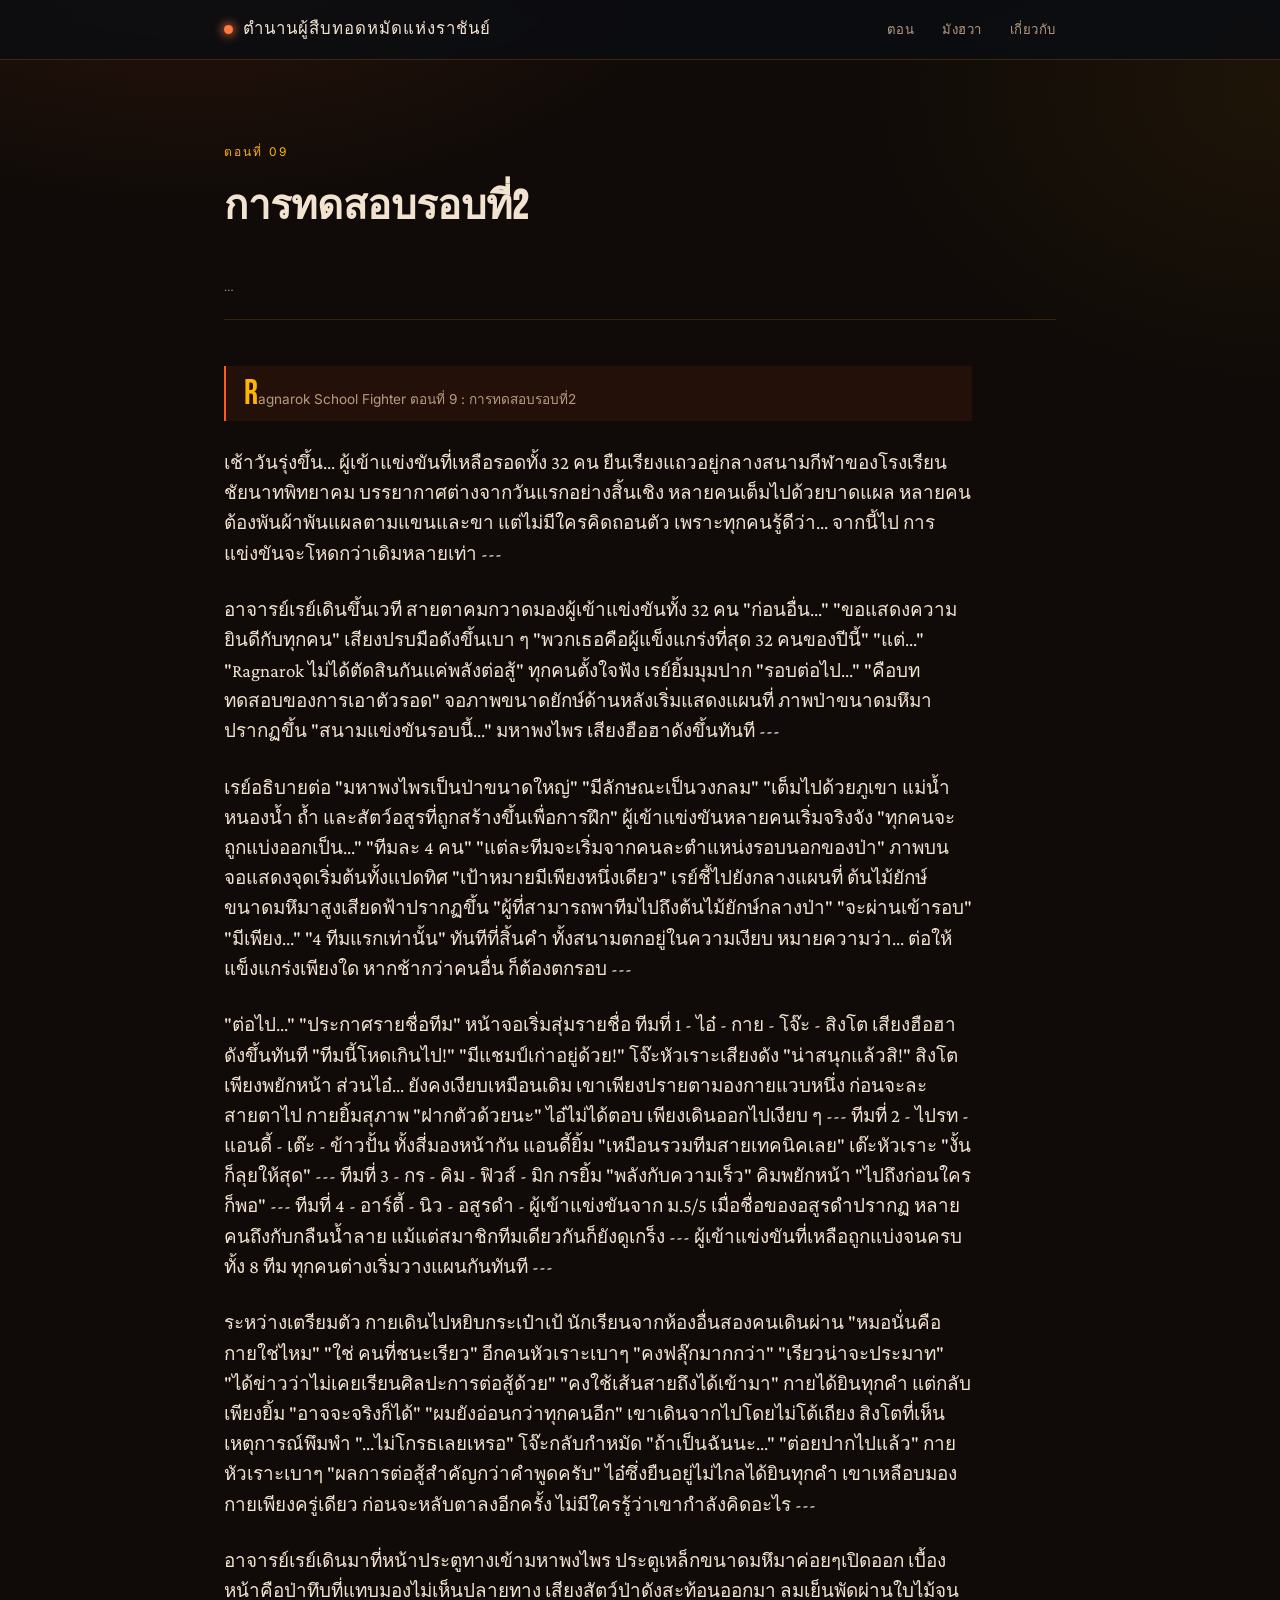
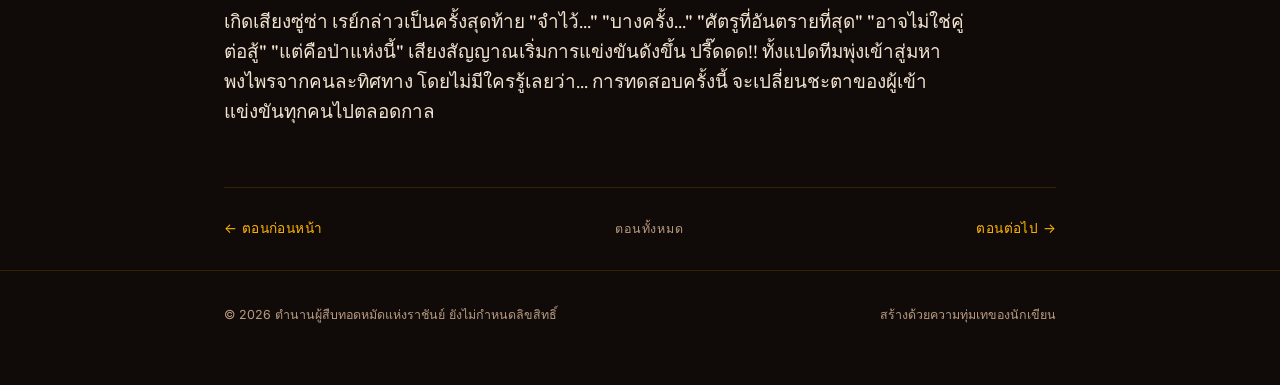
<file: chapters/chapter-09.html>
<!DOCTYPE html>
<html lang="en">
<head>
<meta charset="UTF-8">
<meta name="viewport" content="width=device-width, initial-scale=1.0">
<title>ตอนที่ 9 : การทดสอบรอบที่2 — ตำนานผู้สืบทอดหมัดแห่งราชันย์</title>
<link rel="stylesheet" href="../css/style.css">
</head>
<body>

<div class="reader-progress"></div>

<header class="site-header">
  <div class="bar">
    <a class="brand" href="../index.html">
      <span class="mark"></span>
      ตำนานผู้สืบทอดหมัดแห่งราชันย์
    </a>
    <nav class="site-nav">
      <a href="../index.html#chapters">ตอน</a>
      <a href="../index.html#manhwa">มังฮวา</a>
      <a href="../index.html#about">เกี่ยวกับ</a>
    </nav>
  </div>
</header>

<main class="container">
  <div class="reader-head">
    <p class="eyebrow">ตอนที่ 09</p>
    <h1>การทดสอบรอบที่2</h1>
    <span class="read-badge" id="read-count">…</span>
  </div>

  <article class="chapter-text">
    <p class="placeholder-note">
        Ragnarok School Fighter
    ตอนที่ 9 : การทดสอบรอบที่2
    </p>
    <p>
    เช้าวันรุ่งขึ้น...
ผู้เข้าแข่งขันที่เหลือรอดทั้ง 32 คน ยืนเรียงแถวอยู่กลางสนามกีฬาของโรงเรียนชัยนาทพิทยาคม
บรรยากาศต่างจากวันแรกอย่างสิ้นเชิง
หลายคนเต็มไปด้วยบาดแผล
หลายคนต้องพันผ้าพันแผลตามแขนและขา
แต่ไม่มีใครคิดถอนตัว
เพราะทุกคนรู้ดีว่า...
จากนี้ไป การแข่งขันจะโหดกว่าเดิมหลายเท่า
---
    </p>
    <p>
    อาจารย์เรย์เดินขึ้นเวที
สายตาคมกวาดมองผู้เข้าแข่งขันทั้ง 32 คน
"ก่อนอื่น..."
"ขอแสดงความยินดีกับทุกคน"
เสียงปรบมือดังขึ้นเบา ๆ
"พวกเธอคือผู้แข็งแกร่งที่สุด 32 คนของปีนี้"
"แต่..."
"Ragnarok ไม่ได้ตัดสินกันแค่พลังต่อสู้"
ทุกคนตั้งใจฟัง
เรย์ยิ้มมุมปาก
"รอบต่อไป..."
"คือบททดสอบของการเอาตัวรอด"
จอภาพขนาดยักษ์ด้านหลังเริ่มแสดงแผนที่
ภาพป่าขนาดมหึมาปรากฏขึ้น
"สนามแข่งขันรอบนี้..."
มหาพงไพร
เสียงฮือฮาดังขึ้นทันที
---
    </p>
    <p>
        เรย์อธิบายต่อ
"มหาพงไพรเป็นป่าขนาดใหญ่"
"มีลักษณะเป็นวงกลม"
"เต็มไปด้วยภูเขา แม่น้ำ หนองน้ำ ถ้ำ และสัตว์อสูรที่ถูกสร้างขึ้นเพื่อการฝึก"
ผู้เข้าแข่งขันหลายคนเริ่มจริงจัง
"ทุกคนจะถูกแบ่งออกเป็น..."
"ทีมละ 4 คน"
"แต่ละทีมจะเริ่มจากคนละตำแหน่งรอบนอกของป่า"
ภาพบนจอแสดงจุดเริ่มต้นทั้งแปดทิศ
"เป้าหมายมีเพียงหนึ่งเดียว"
เรย์ชี้ไปยังกลางแผนที่
ต้นไม้ยักษ์ขนาดมหึมาสูงเสียดฟ้าปรากฏขึ้น
"ผู้ที่สามารถพาทีมไปถึงต้นไม้ยักษ์กลางป่า"
"จะผ่านเข้ารอบ"
"มีเพียง..."
"4 ทีมแรกเท่านั้น"
ทันทีที่สิ้นคำ
ทั้งสนามตกอยู่ในความเงียบ
หมายความว่า...
ต่อให้แข็งแกร่งเพียงใด
หากช้ากว่าคนอื่น
ก็ต้องตกรอบ
---
    </p>
    <p>
        "ต่อไป..."
"ประกาศรายชื่อทีม"
หน้าจอเริ่มสุ่มรายชื่อ
ทีมที่ 1
- ไอ๋
- กาย
- โจ๊ะ
- สิงโต
เสียงฮือฮาดังขึ้นทันที
"ทีมนี้โหดเกินไป!"
"มีแชมป์เก่าอยู่ด้วย!"
โจ๊ะหัวเราะเสียงดัง
"น่าสนุกแล้วสิ!"
สิงโตเพียงพยักหน้า
ส่วนไอ๋...
ยังคงเงียบเหมือนเดิม
เขาเพียงปรายตามองกายแวบหนึ่ง
ก่อนจะละสายตาไป
กายยิ้มสุภาพ
"ฝากตัวด้วยนะ"
ไอ๋ไม่ได้ตอบ
เพียงเดินออกไปเงียบ ๆ
---
ทีมที่ 2
- ไปรท
- แอนดี้
- เต๊ะ
- ข้าวปั้น
ทั้งสี่มองหน้ากัน
แอนดี้ยิ้ม
"เหมือนรวมทีมสายเทคนิคเลย"
เต๊ะหัวเราะ
"งั้นก็ลุยให้สุด"
---
ทีมที่ 3
- กร
- คิม
- ฟิวส์
- มิก
กรยิ้ม
"พลังกับความเร็ว"
คิมพยักหน้า
"ไปถึงก่อนใครก็พอ"
---
ทีมที่ 4
- อาร์ตี้
- นิว
- อสูรดำ
- ผู้เข้าแข่งขันจาก ม.5/5
เมื่อชื่อของอสูรดำปรากฏ
หลายคนถึงกับกลืนน้ำลาย
แม้แต่สมาชิกทีมเดียวกันก็ยังดูเกร็ง
---
ผู้เข้าแข่งขันที่เหลือถูกแบ่งจนครบทั้ง 8 ทีม
ทุกคนต่างเริ่มวางแผนกันทันที
---
    </p>
    <p>
        ระหว่างเตรียมตัว
กายเดินไปหยิบกระเป๋าเป้
นักเรียนจากห้องอื่นสองคนเดินผ่าน
"หมอนั่นคือกายใช่ไหม"
"ใช่ คนที่ชนะเรียว"
อีกคนหัวเราะเบาๆ
"คงฟลุ๊กมากกว่า"
"เรียวน่าจะประมาท"
"ได้ข่าวว่าไม่เคยเรียนศิลปะการต่อสู้ด้วย"
"คงใช้เส้นสายถึงได้เข้ามา"
กายได้ยินทุกคำ
แต่กลับเพียงยิ้ม
"อาจจะจริงก็ได้"
"ผมยังอ่อนกว่าทุกคนอีก"
เขาเดินจากไปโดยไม่โต้เถียง
สิงโตที่เห็นเหตุการณ์พึมพำ
"...ไม่โกรธเลยเหรอ"
โจ๊ะกลับกำหมัด
"ถ้าเป็นฉันนะ..."
"ต่อยปากไปแล้ว"
กายหัวเราะเบาๆ
"ผลการต่อสู้สำคัญกว่าคำพูดครับ"
ไอ๋ซึ่งยืนอยู่ไม่ไกลได้ยินทุกคำ
เขาเหลือบมองกายเพียงครู่เดียว
ก่อนจะหลับตาลงอีกครั้ง
ไม่มีใครรู้ว่าเขากำลังคิดอะไร
---
    </p>
    <p>
        อาจารย์เรย์เดินมาที่หน้าประตูทางเข้ามหาพงไพร
ประตูเหล็กขนาดมหึมาค่อยๆเปิดออก
เบื้องหน้าคือป่าทึบที่แทบมองไม่เห็นปลายทาง
เสียงสัตว์ป่าดังสะท้อนออกมา
ลมเย็นพัดผ่านใบไม้จนเกิดเสียงซู่ซ่า
เรย์กล่าวเป็นครั้งสุดท้าย
"จำไว้..."
"บางครั้ง..."
"ศัตรูที่อันตรายที่สุด"
"อาจไม่ใช่คู่ต่อสู้"
"แต่คือป่าแห่งนี้"
เสียงสัญญาณเริ่มการแข่งขันดังขึ้น
ปรี๊ดดด!!
ทั้งแปดทีมพุ่งเข้าสู่มหาพงไพรจากคนละทิศทาง
โดยไม่มีใครรู้เลยว่า...
การทดสอบครั้งนี้
จะเปลี่ยนชะตาของผู้เข้าแข่งขันทุกคนไปตลอดกาล
    </p>
  </article>

  <nav class="reader-nav">
    <a href="chapter-08.html">← ตอนก่อนหน้า</a>
    <a class="to-index" href="../index.html#chapters">ตอนทั้งหมด</a>
    <a href="chapter-10.html">ตอนต่อไป →</a>
  </nav>
</main>

<footer class="site-footer">
  <div class="container">
    <p>© 2026 ตำนานผู้สืบทอดหมัดแห่งราชันย์ ยังไม่กำหนดลิขสิทธิ์</p>
    <p>สร้างด้วยความทุ่มเทของนักเขียน</p>
  </div>
</footer>

<script src="../js/main.js"></script>
<script src="../js/counter.js"></script>
<script>
  siteCounter.hitOncePerBrowser("chapter-09").then(function (value) {
    var el = document.getElementById("read-count");
    if (el && value !== null) el.textContent = value.toLocaleString() + " อ่านแล้ว";
  });
</script>
</body>
</html>
</file>
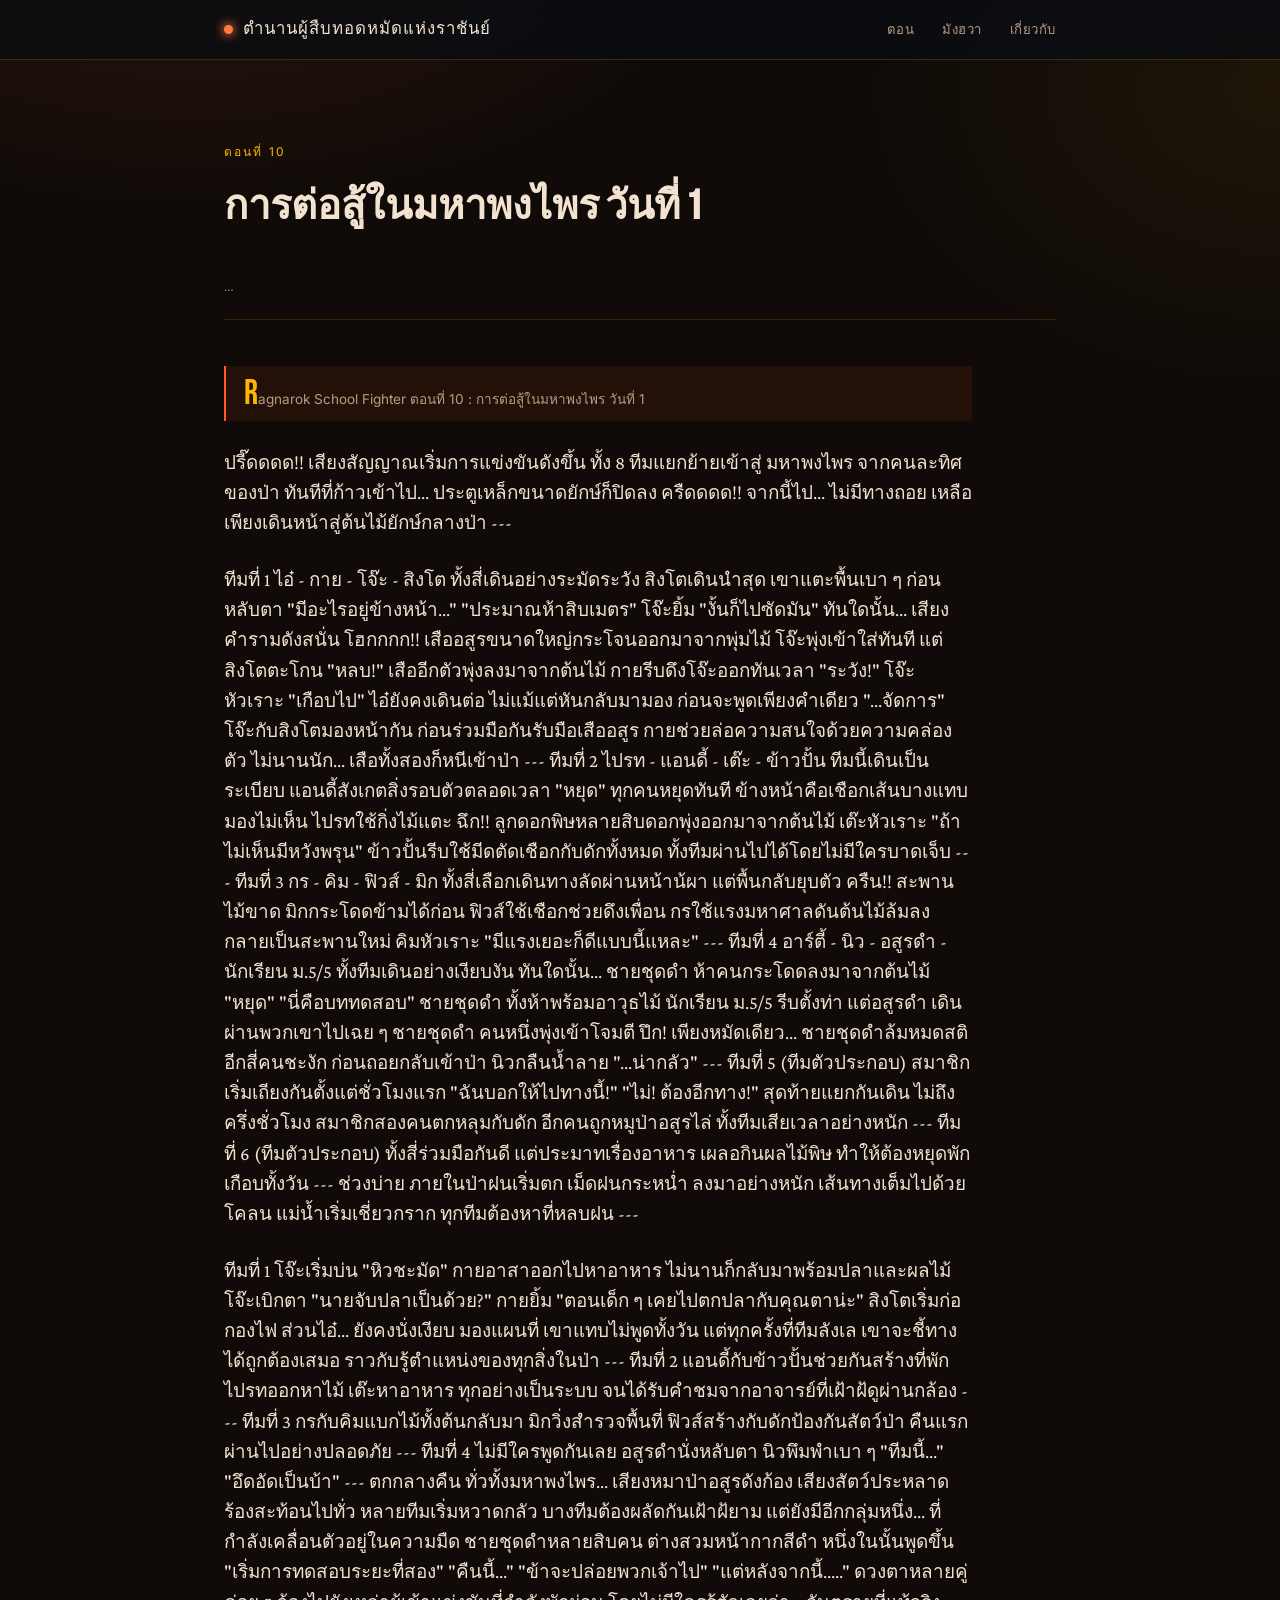
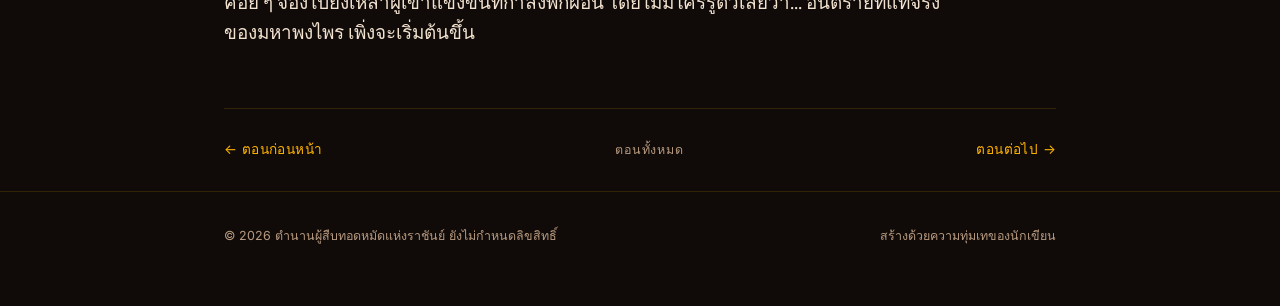
<file: chapters/chapter-10.html>
<!DOCTYPE html>
<html lang="en">
<head>
<meta charset="UTF-8">
<meta name="viewport" content="width=device-width, initial-scale=1.0">
<title>ตอนที่ 10 : การต่อสู้ในมหาพงไพร วันที่ 1 — ตำนานผู้สืบทอดหมัดแห่งราชันย์</title>
<link rel="stylesheet" href="../css/style.css">
</head>
<body>

<div class="reader-progress"></div>

<header class="site-header">
  <div class="bar">
    <a class="brand" href="../index.html">
      <span class="mark"></span>
      ตำนานผู้สืบทอดหมัดแห่งราชันย์
    </a>
    <nav class="site-nav">
      <a href="../index.html#chapters">ตอน</a>
      <a href="../index.html#manhwa">มังฮวา</a>
      <a href="../index.html#about">เกี่ยวกับ</a>
    </nav>
  </div>
</header>

<main class="container">
  <div class="reader-head">
    <p class="eyebrow">ตอนที่ 10</p>
    <h1>การต่อสู้ในมหาพงไพร วันที่ 1</h1>
    <span class="read-badge" id="read-count">…</span>
  </div>

  <article class="chapter-text">
    <p class="placeholder-note">
        Ragnarok School Fighter
    ตอนที่ 10 : การต่อสู้ในมหาพงไพร วันที่ 1
    </p>
    <p>
    ปรี๊ดดดด!!
เสียงสัญญาณเริ่มการแข่งขันดังขึ้น
ทั้ง 8 ทีมแยกย้ายเข้าสู่ มหาพงไพร จากคนละทิศของป่า
ทันทีที่ก้าวเข้าไป...
ประตูเหล็กขนาดยักษ์ก็ปิดลง
ครืดดดด!!
จากนี้ไป...
ไม่มีทางถอย
เหลือเพียงเดินหน้าสู่ต้นไม้ยักษ์กลางป่า
---
    </p>
    <p>
ทีมที่ 1
ไอ๋ - กาย - โจ๊ะ - สิงโต
ทั้งสี่เดินอย่างระมัดระวัง
สิงโตเดินนำสุด
เขาแตะพื้นเบา ๆ ก่อนหลับตา
"มีอะไรอยู่ข้างหน้า..."
"ประมาณห้าสิบเมตร"
โจ๊ะยิ้ม
"งั้นก็ไปซัดมัน"
ทันใดนั้น...
เสียงคำรามดังสนั่น
โฮกกกก!!
เสืออสูรขนาดใหญ่กระโจนออกมาจากพุ่มไม้
โจ๊ะพุ่งเข้าใส่ทันที
แต่สิงโตตะโกน
"หลบ!"
เสืออีกตัวพุ่งลงมาจากต้นไม้
กายรีบดึงโจ๊ะออกทันเวลา
"ระวัง!"
โจ๊ะหัวเราะ
"เกือบไป"
ไอ๋ยังคงเดินต่อ
ไม่แม้แต่หันกลับมามอง
ก่อนจะพูดเพียงคำเดียว
"...จัดการ"
โจ๊ะกับสิงโตมองหน้ากัน
ก่อนร่วมมือกันรับมือเสืออสูร
กายช่วยล่อความสนใจด้วยความคล่องตัว
ไม่นานนัก...
เสือทั้งสองก็หนีเข้าป่า
---
ทีมที่ 2
ไปรท - แอนดี้ - เต๊ะ - ข้าวปั้น
ทีมนี้เดินเป็นระเบียบ
แอนดี้สังเกตสิ่งรอบตัวตลอดเวลา
"หยุด"
ทุกคนหยุดทันที
ข้างหน้าคือเชือกเส้นบางแทบมองไม่เห็น
ไปรทใช้กิ่งไม้แตะ
ฉึก!!
ลูกดอกพิษหลายสิบดอกพุ่งออกมาจากต้นไม้
เต๊ะหัวเราะ
"ถ้าไม่เห็นมีหวังพรุน"
ข้าวปั้นรีบใช้มีดตัดเชือกกับดักทั้งหมด
ทั้งทีมผ่านไปได้โดยไม่มีใครบาดเจ็บ
---
ทีมที่ 3
กร - คิม - ฟิวส์ - มิก
ทั้งสี่เลือกเดินทางลัดผ่านหน้าน้ผา
แต่พื้นกลับยุบตัว
ครืน!!
สะพานไม้ขาด
มิกกระโดดข้ามได้ก่อน
ฟิวส์ใช้เชือกช่วยดึงเพื่อน
กรใช้แรงมหาศาลดันต้นไม้ล้มลง
กลายเป็นสะพานใหม่
คิมหัวเราะ
"มีแรงเยอะก็ดีแบบนี้แหละ"
---
ทีมที่ 4
อาร์ตี้ - นิว - อสูรดำ - นักเรียน ม.5/5
ทั้งทีมเดินอย่างเงียบงัน
ทันใดนั้น...
ชายชุดดำ ห้าคนกระโดดลงมาจากต้นไม้
"หยุด"
"นี่คือบททดสอบ"
ชายชุดดำ ทั้งห้าพร้อมอาวุธไม้
นักเรียน ม.5/5 รีบตั้งท่า
แต่อสูรดำ เดินผ่านพวกเขาไปเฉย ๆ
ชายชุดดำ คนหนึ่งพุ่งเข้าโจมตี
ปึก!
เพียงหมัดเดียว...
ชายชุดดำล้มหมดสติ
อีกสี่คนชะงัก
ก่อนถอยกลับเข้าป่า
นิวกลืนน้ำลาย
"...น่ากลัว"
---
ทีมที่ 5 (ทีมตัวประกอบ)
สมาชิกเริ่มเถียงกันตั้งแต่ชั่วโมงแรก
"ฉันบอกให้ไปทางนี้!"
"ไม่! ต้องอีกทาง!"
สุดท้ายแยกกันเดิน
ไม่ถึงครึ่งชั่วโมง
สมาชิกสองคนตกหลุมกับดัก
อีกคนถูกหมูป่าอสูรไล่
ทั้งทีมเสียเวลาอย่างหนัก
---
ทีมที่ 6 (ทีมตัวประกอบ)
ทั้งสี่ร่วมมือกันดี
แต่ประมาทเรื่องอาหาร
เผลอกินผลไม้พิษ
ทำให้ต้องหยุดพักเกือบทั้งวัน
---
ช่วงบ่าย
ภายในป่าฝนเริ่มตก
เม็ดฝนกระหน่ำ ลงมาอย่างหนัก
เส้นทางเต็มไปด้วยโคลน
แม่น้ำเริ่มเชี่ยวกราก
ทุกทีมต้องหาที่หลบฝน
---
    </p>
    <p>
      ทีมที่ 1
โจ๊ะเริ่มบ่น
"หิวชะมัด"
กายอาสาออกไปหาอาหาร
ไม่นานก็กลับมาพร้อมปลาและผลไม้
โจ๊ะเบิกตา
"นายจับปลาเป็นด้วย?"
กายยิ้ม
"ตอนเด็ก ๆ เคยไปตกปลากับคุณตาน่ะ"
สิงโตเริ่มก่อกองไฟ
ส่วนไอ๋...
ยังคงนั่งเงียบ มองแผนที่
เขาแทบไม่พูดทั้งวัน
แต่ทุกครั้งที่ทีมลังเล
เขาจะชี้ทางได้ถูกต้องเสมอ
ราวกับรู้ตำแหน่งของทุกสิ่งในป่า
---
ทีมที่ 2
แอนดี้กับข้าวปั้นช่วยกันสร้างที่พัก
ไปรทออกหาไม้
เต๊ะหาอาหาร
ทุกอย่างเป็นระบบ
จนได้รับคำชมจากอาจารย์ที่เฝ้าฝ้ดูผ่านกล้อง
---
ทีมที่ 3
กรกับคิมแบกไม้ทั้งต้นกลับมา
มิกวิ่งสำรวจพื้นที่
ฟิวส์สร้างกับดักป้องกันสัตว์ป่า
คืนแรกผ่านไปอย่างปลอดภัย
---
ทีมที่ 4
ไม่มีใครพูดกันเลย
อสูรดำนั่งหลับตา
นิวพึมพำเบา ๆ
"ทีมนี้..."
"อึดอัดเป็นบ้า"
---
ตกกลางคืน
ทั่วทั้งมหาพงไพร...
เสียงหมาป่าอสูรดังก้อง
เสียงสัตว์ประหลาดร้องสะท้อนไปทั่ว
หลายทีมเริ่มหวาดกลัว
บางทีมต้องผลัดกันเฝ้าฝ้ยาม
แต่ยังมีอีกกลุ่มหนึ่ง...
ที่กำลังเคลื่อนตัวอยู่ในความมืด
ชายชุดดำหลายสิบคน
ต่างสวมหน้ากากสีดำ
หนึ่งในนั้นพูดขึ้น
"เริ่มการทดสอบระยะที่สอง"
"คืนนี้..."
"ข้าจะปล่อยพวกเจ้าไป"
"แต่หลังจากนี้....."
ดวงตาหลายคู่ค่อย ๆ จ้องไปยังเหล่าผู้เข้าแข่งขันที่กำลังพักผ่อน
โดยไม่มีใครรู้ตัวเลยว่า...
อันตรายที่แท้จริงของมหาพงไพร เพิ่งจะเริ่มต้นขึ้น
    </p>
  </article>

  <nav class="reader-nav">
    <a href="chapter-09.html">← ตอนก่อนหน้า</a>
    <a class="to-index" href="../index.html#chapters">ตอนทั้งหมด</a>
    <a href="chapter-11.html">ตอนต่อไป →</a>
  </nav>
</main>

<footer class="site-footer">
  <div class="container">
    <p>© 2026 ตำนานผู้สืบทอดหมัดแห่งราชันย์ ยังไม่กำหนดลิขสิทธิ์</p>
    <p>สร้างด้วยความทุ่มเทของนักเขียน</p>
  </div>
</footer>

<script src="../js/main.js"></script>
<script src="../js/counter.js"></script>
<script>
  siteCounter.hitOncePerBrowser("chapter-10").then(function (value) {
    var el = document.getElementById("read-count");
    if (el && value !== null) el.textContent = value.toLocaleString() + " อ่านแล้ว";
  });
</script>
</body>
</html>
</file>
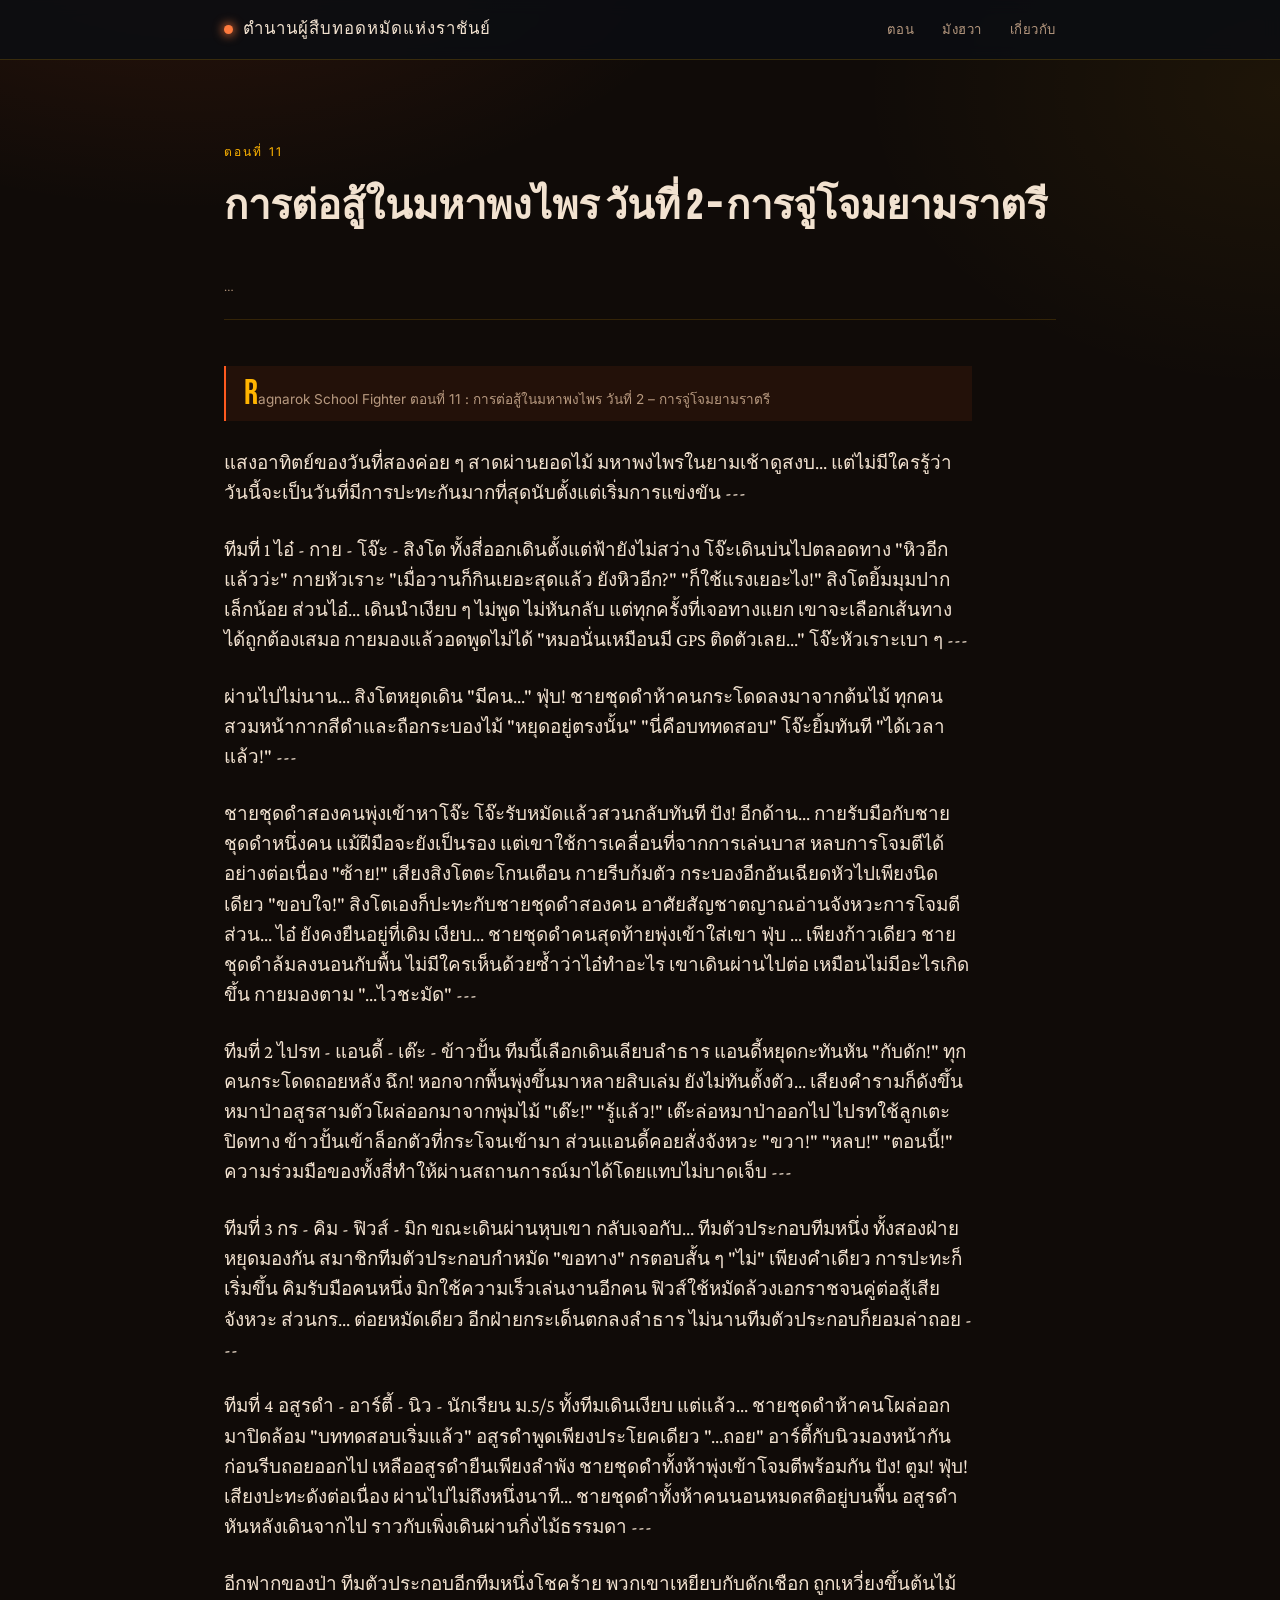
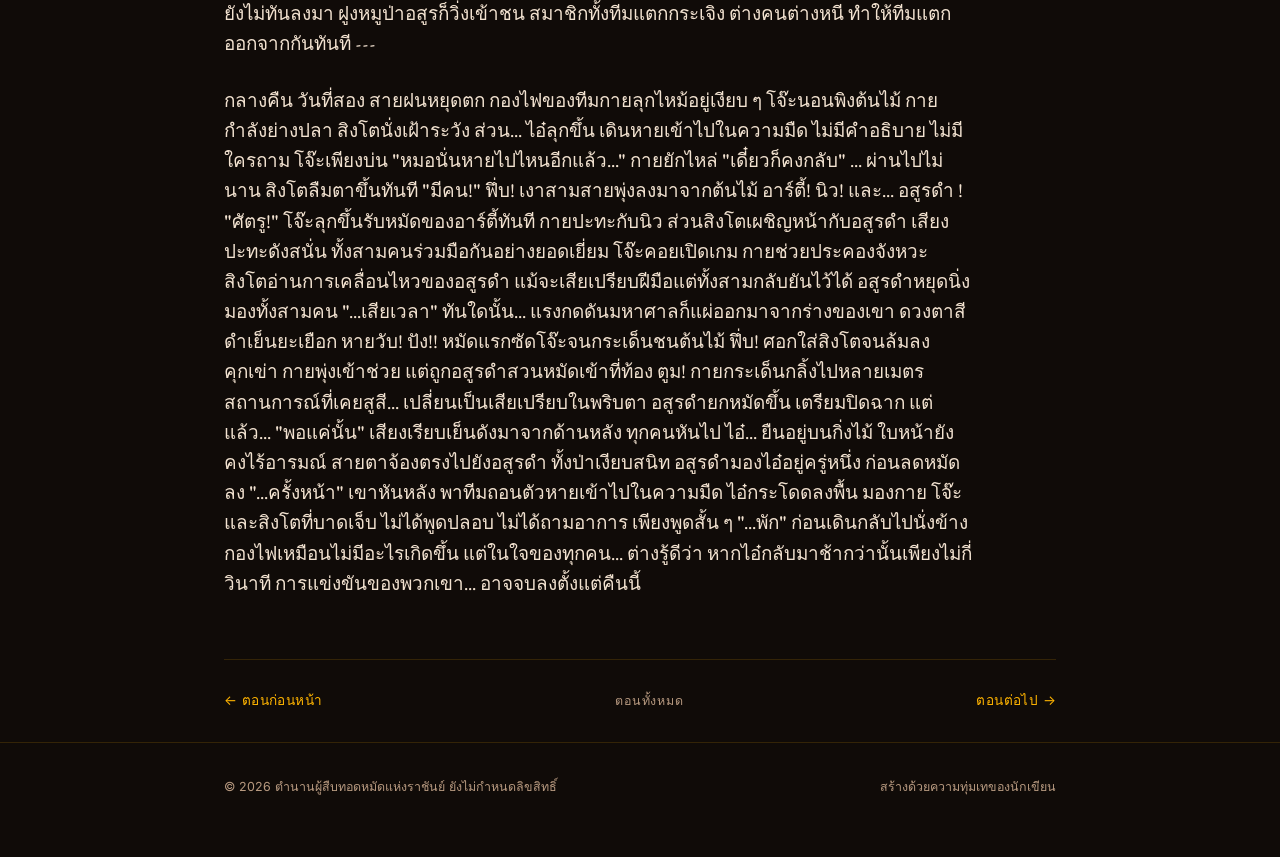
<file: chapters/chapter-11.html>
<!DOCTYPE html>
<html lang="en">
<head>
<meta charset="UTF-8">
<meta name="viewport" content="width=device-width, initial-scale=1.0">
<title>ตอนที่ 11 : การต่อสู้ในมหาพงไพร วันที่ 2 – การจู่โจมยามราตรี — ตำนานผู้สืบทอดหมัดแห่งราชันย์</title>
<link rel="stylesheet" href="../css/style.css">
</head>
<body>

<div class="reader-progress"></div>

<header class="site-header">
  <div class="bar">
    <a class="brand" href="../index.html">
      <span class="mark"></span>
      ตำนานผู้สืบทอดหมัดแห่งราชันย์
    </a>
    <nav class="site-nav">
      <a href="../index.html#chapters">ตอน</a>
      <a href="../index.html#manhwa">มังฮวา</a>
      <a href="../index.html#about">เกี่ยวกับ</a>
    </nav>
  </div>
</header>

<main class="container">
  <div class="reader-head">
    <p class="eyebrow">ตอนที่ 11</p>
    <h1>การต่อสู้ในมหาพงไพร วันที่ 2 – การจู่โจมยามราตรี</h1>
    <span class="read-badge" id="read-count">…</span>
  </div>

  <article class="chapter-text">
    <p class="placeholder-note">
        Ragnarok School Fighter
    ตอนที่ 11 : การต่อสู้ในมหาพงไพร วันที่ 2 – การจู่โจมยามราตรี
    </p>
    <p>
    แสงอาทิตย์ของวันที่สองค่อย ๆ สาดผ่านยอดไม้
มหาพงไพรในยามเช้าดูสงบ...
แต่ไม่มีใครรู้ว่า วันนี้จะเป็นวันที่มีการปะทะกันมากที่สุดนับตั้งแต่เริ่มการแข่งขัน
---
    </p>
    <p>
    ทีมที่ 1
ไอ๋ - กาย - โจ๊ะ - สิงโต
ทั้งสี่ออกเดินตั้งแต่ฟ้ายังไม่สว่าง
โจ๊ะเดินบ่นไปตลอดทาง
"หิวอีกแล้วว่ะ"
กายหัวเราะ
"เมื่อวานก็กินเยอะสุดแล้ว ยังหิวอีก?"
"ก็ใช้แรงเยอะไง!"
สิงโตยิ้มมุมปากเล็กน้อย
ส่วนไอ๋...
เดินนำเงียบ ๆ
ไม่พูด
ไม่หันกลับ
แต่ทุกครั้งที่เจอทางแยก เขาจะเลือกเส้นทางได้ถูกต้องเสมอ
กายมองแล้วอดพูดไม่ได้
"หมอนั่นเหมือนมี GPS ติดตัวเลย..."
โจ๊ะหัวเราะเบา ๆ
---
    </p>
    <p>
        ผ่านไปไม่นาน...
สิงโตหยุดเดิน
"มีคน..."
ฟุ่บ!
ชายชุดดำห้าคนกระโดดลงมาจากต้นไม้
ทุกคนสวมหน้ากากสีดำและถือกระบองไม้
"หยุดอยู่ตรงนั้น"
"นี่คือบททดสอบ"
โจ๊ะยิ้มทันที
"ได้เวลาแล้ว!"
---
    </p>
    <p>
        ชายชุดดำสองคนพุ่งเข้าหาโจ๊ะ
โจ๊ะรับหมัดแล้วสวนกลับทันที
ปัง!
อีกด้าน...
กายรับมือกับชายชุดดำหนึ่งคน
แม้ฝีมือจะยังเป็นรอง แต่เขาใช้การเคลื่อนที่จากการเล่นบาส หลบการโจมตีได้อย่างต่อเนื่อง
"ซ้าย!"
เสียงสิงโตตะโกนเตือน
กายรีบก้มตัว
กระบองอีกอันเฉียดหัวไปเพียงนิดเดียว
"ขอบใจ!"
สิงโตเองก็ปะทะกับชายชุดดำสองคน
อาศัยสัญชาตญาณอ่านจังหวะการโจมตี
ส่วน...
ไอ๋
ยังคงยืนอยู่ที่เดิม
เงียบ...
ชายชุดดำคนสุดท้ายพุ่งเข้าใส่เขา
ฟุ่บ ...
เพียงก้าวเดียว
ชายชุดดำล้มลงนอนกับพื้น
ไม่มีใครเห็นด้วยซ้ำว่าไอ๋ทำอะไร
เขาเดินผ่านไปต่อ
เหมือนไม่มีอะไรเกิดขึ้น
กายมองตาม
"...ไวชะมัด"
---
    </p>
    <p>
        ทีมที่ 2
ไปรท - แอนดี้ - เต๊ะ - ข้าวปั้น
ทีมนี้เลือกเดินเลียบลำธาร
แอนดี้หยุดกะทันหัน
"กับดัก!"
ทุกคนกระโดดถอยหลัง
ฉึก!
หอกจากพื้นพุ่งขึ้นมาหลายสิบเล่ม
ยังไม่ทันตั้งตัว...
เสียงคำรามก็ดังขึ้น
หมาป่าอสูรสามตัวโผล่ออกมาจากพุ่มไม้
"เต๊ะ!"
"รู้แล้ว!"
เต๊ะล่อหมาป่าออกไป
ไปรทใช้ลูกเตะปิดทาง
ข้าวปั้นเข้าล็อกตัวที่กระโจนเข้ามา
ส่วนแอนดี้คอยสั่งจังหวะ
"ขวา!"
"หลบ!"
"ตอนนี้!"
ความร่วมมือของทั้งสี่ทำให้ผ่านสถานการณ์มาได้โดยแทบไม่บาดเจ็บ
---
    </p>
    <p>
        ทีมที่ 3
กร - คิม - ฟิวส์ - มิก
ขณะเดินผ่านหุบเขา
กลับเจอกับ...
ทีมตัวประกอบทีมหนึ่ง
ทั้งสองฝ่ายหยุดมองกัน
สมาชิกทีมตัวประกอบกำหมัด
"ขอทาง"
กรตอบสั้น ๆ
"ไม่"
เพียงคำเดียว
การปะทะก็เริ่มขึ้น
คิมรับมือคนหนึ่ง
มิกใช้ความเร็วเล่นงานอีกคน
ฟิวส์ใช้หมัดล้วงเอกราชจนคู่ต่อสู้เสียจังหวะ
ส่วนกร...
ต่อยหมัดเดียว
อีกฝ่ายกระเด็นตกลงลำธาร
ไม่นานทีมตัวประกอบก็ยอมล่าถอย
---

    </p>
    <p>
        ทีมที่ 4
อสูรดำ - อาร์ตี้ - นิว - นักเรียน ม.5/5
ทั้งทีมเดินเงียบ
แต่แล้ว...
ชายชุดดำห้าคนโผล่ออกมาปิดล้อม
"บททดสอบเริ่มแล้ว"
อสูรดำพูดเพียงประโยคเดียว
"...ถอย"
อาร์ตี้กับนิวมองหน้ากัน
ก่อนรีบถอยออกไป
เหลืออสูรดำยืนเพียงลำพัง
ชายชุดดำทั้งห้าพุ่งเข้าโจมตีพร้อมกัน
ปัง!
ตูม!
ฟุ่บ!
เสียงปะทะดังต่อเนื่อง
ผ่านไปไม่ถึงหนึ่งนาที...
ชายชุดดำทั้งห้าคนนอนหมดสติอยู่บนพื้น
อสูรดำหันหลังเดินจากไป
ราวกับเพิ่งเดินผ่านกิ่งไม้ธรรมดา
---
    </p>
    <p>
        อีกฟากของป่า
ทีมตัวประกอบอีกทีมหนึ่งโชคร้าย
พวกเขาเหยียบกับดักเชือก
ถูกเหวี่ยงขึ้นต้นไม้
ยังไม่ทันลงมา
ฝูงหมูป่าอสูรก็วิ่งเข้าชน
สมาชิกทั้งทีมแตกกระเจิง
ต่างคนต่างหนี
ทำให้ทีมแตกออกจากกันทันที
---
    </p>
    <p>
        กลางคืน วันที่สอง
สายฝนหยุดตก
กองไฟของทีมกายลุกไหม้อยู่เงียบ ๆ
โจ๊ะนอนพิงต้นไม้
กายกำลังย่างปลา
สิงโตนั่งเฝ้าระวัง
ส่วน...
ไอ๋ลุกขึ้น
เดินหายเข้าไปในความมืด
ไม่มีคำอธิบาย
ไม่มีใครถาม
โจ๊ะเพียงบ่น
"หมอนั่นหายไปไหนอีกแล้ว..."
กายยักไหล่
"เดี๋ยวก็คงกลับ"
...
ผ่านไปไม่นาน
สิงโตลืมตาขึ้นทันที
"มีคน!"
ฟึ่บ!
เงาสามสายพุ่งลงมาจากต้นไม้
อาร์ตี้!
นิว!
และ...
อสูรดำ !
"ศัตรู!"
โจ๊ะลุกขึ้นรับหมัดของอาร์ตี้ทันที
กายปะทะกับนิว
ส่วนสิงโตเผชิญหน้ากับอสูรดำ
เสียงปะทะดังสนั่น
ทั้งสามคนร่วมมือกันอย่างยอดเยี่ยม
โจ๊ะคอยเปิดเกม
กายช่วยประคองจังหวะ
สิงโตอ่านการเคลื่อนไหวของอสูรดำ
แม้จะเสียเปรียบฝีมือแต่ทั้งสามกลับยันไว้ได้
อสูรดำหยุดนิ่ง
มองทั้งสามคน
"...เสียเวลา"
ทันใดนั้น...
แรงกดดันมหาศาลก็แผ่ออกมาจากร่างของเขา
ดวงตาสีดำเย็นยะเยือก
หายวับ!
ปัง!!
หมัดแรกซัดโจ๊ะจนกระเด็นชนต้นไม้
ฟึ่บ!
ศอกใส่สิงโตจนล้มลงคุกเข่า
กายพุ่งเข้าช่วย
แต่ถูกอสูรดำสวนหมัดเข้าที่ท้อง
ตูม!
กายกระเด็นกลิ้งไปหลายเมตร
สถานการณ์ที่เคยสูสี...
เปลี่ยนเป็นเสียเปรียบในพริบตา
อสูรดำยกหมัดขึ้น
เตรียมปิดฉาก
แต่แล้ว...
"พอแค่นั้น"
เสียงเรียบเย็นดังมาจากด้านหลัง
ทุกคนหันไป
ไอ๋...
ยืนอยู่บนกิ่งไม้
ใบหน้ายังคงไร้อารมณ์
สายตาจ้องตรงไปยังอสูรดำ
ทั้งป่าเงียบสนิท
อสูรดำมองไอ๋อยู่ครู่หนึ่ง
ก่อนลดหมัดลง
"...ครั้งหน้า"
เขาหันหลัง
พาทีมถอนตัวหายเข้าไปในความมืด
ไอ๋กระโดดลงพื้น
มองกาย โจ๊ะ และสิงโตที่บาดเจ็บ
ไม่ได้พูดปลอบ
ไม่ได้ถามอาการ
เพียงพูดสั้น ๆ
"...พัก"
ก่อนเดินกลับไปนั่งข้างกองไฟเหมือนไม่มีอะไรเกิดขึ้น
แต่ในใจของทุกคน...
ต่างรู้ดีว่า
หากไอ๋กลับมาช้ากว่านั้นเพียงไม่กี่วินาที
การแข่งขันของพวกเขา...
อาจจบลงตั้งแต่คืนนี้
    </p>
  </article>

  <nav class="reader-nav">
    <a href="chapter-10.html">← ตอนก่อนหน้า</a>
    <a class="to-index" href="../index.html#chapters">ตอนทั้งหมด</a>
    <a href="chapter-12.html">ตอนต่อไป →</a>
  </nav>
</main>

<footer class="site-footer">
  <div class="container">
    <p>© 2026 ตำนานผู้สืบทอดหมัดแห่งราชันย์ ยังไม่กำหนดลิขสิทธิ์</p>
    <p>สร้างด้วยความทุ่มเทของนักเขียน</p>
  </div>
</footer>

<script src="../js/main.js"></script>
<script src="../js/counter.js"></script>
<script>
  siteCounter.hitOncePerBrowser("chapter-11").then(function (value) {
    var el = document.getElementById("read-count");
    if (el && value !== null) el.textContent = value.toLocaleString() + " อ่านแล้ว";
  });
</script>
</body>
</html>
</file>
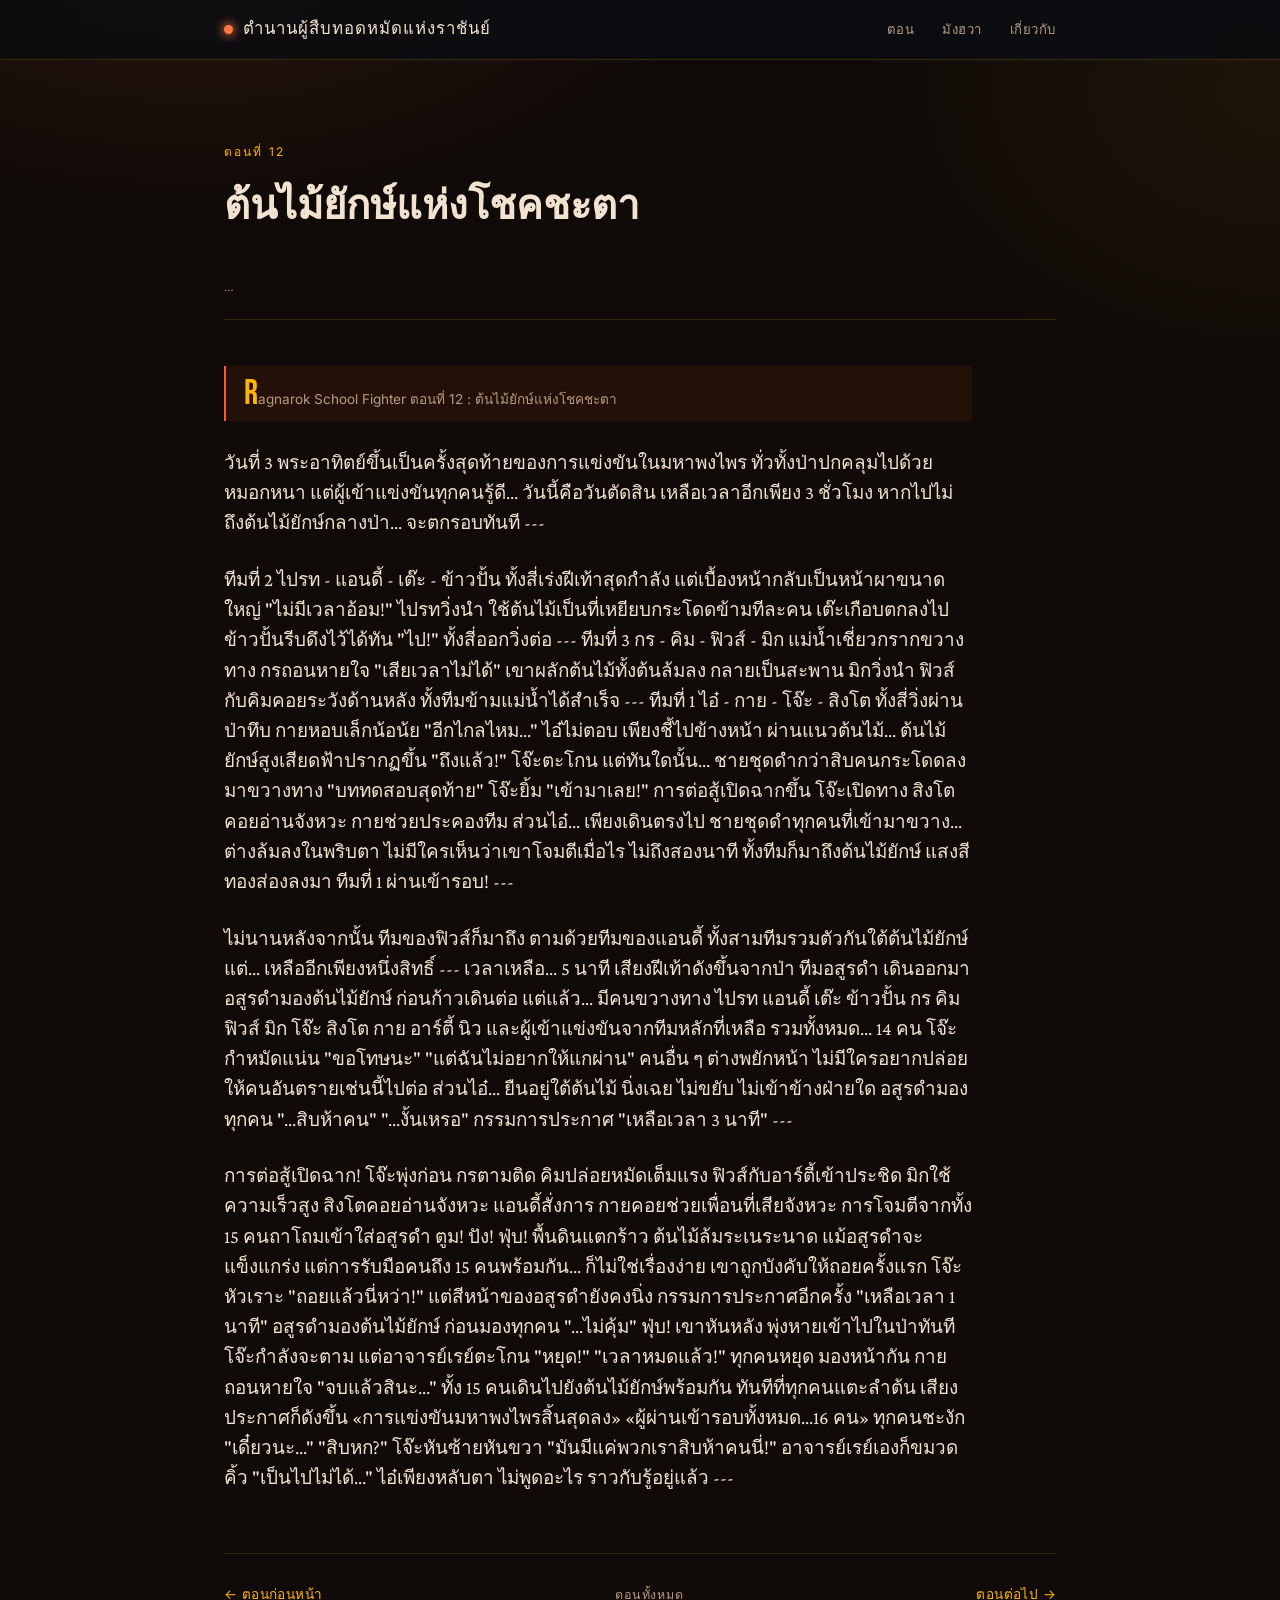
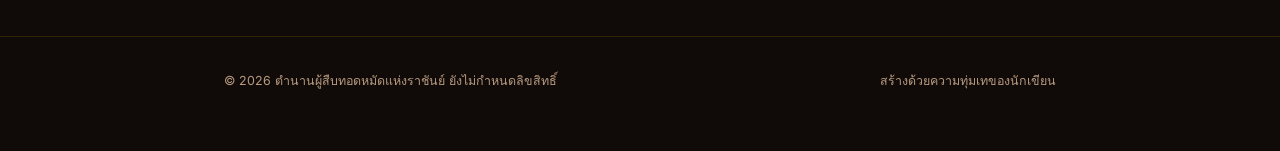
<file: chapters/chapter-12.html>
<!DOCTYPE html>
<html lang="en">
<head>
<meta charset="UTF-8">
<meta name="viewport" content="width=device-width, initial-scale=1.0">
<title>ตอนที่ 12 : ต้นไม้ยักษ์แห่งโชคชะตา — ตำนานผู้สืบทอดหมัดแห่งราชันย์</title>
<link rel="stylesheet" href="../css/style.css">
</head>
<body>

<div class="reader-progress"></div>

<header class="site-header">
  <div class="bar">
    <a class="brand" href="../index.html">
      <span class="mark"></span>
      ตำนานผู้สืบทอดหมัดแห่งราชันย์
    </a>
    <nav class="site-nav">
      <a href="../index.html#chapters">ตอน</a>
      <a href="../index.html#manhwa">มังฮวา</a>
      <a href="../index.html#about">เกี่ยวกับ</a>
    </nav>
  </div>
</header>

<main class="container">
  <div class="reader-head">
    <p class="eyebrow">ตอนที่ 12</p>
    <h1>ต้นไม้ยักษ์แห่งโชคชะตา</h1>
    <span class="read-badge" id="read-count">…</span>
  </div>

  <article class="chapter-text">
    <p class="placeholder-note">
        Ragnarok School Fighter
    ตอนที่ 12 : ต้นไม้ยักษ์แห่งโชคชะตา
    </p>
    <p>
    วันที่ 3
พระอาทิตย์ขึ้นเป็นครั้งสุดท้ายของการแข่งขันในมหาพงไพร
ทั่วทั้งป่าปกคลุมไปด้วยหมอกหนา
แต่ผู้เข้าแข่งขันทุกคนรู้ดี...
วันนี้คือวันตัดสิน
เหลือเวลาอีกเพียง 3 ชั่วโมง
หากไปไม่ถึงต้นไม้ยักษ์กลางป่า...
จะตกรอบทันที
---
    </p>
    <p>
    ทีมที่ 2
ไปรท - แอนดี้ - เต๊ะ - ข้าวปั้น
ทั้งสี่เร่งฝีเท้าสุดกำลัง
แต่เบื้องหน้ากลับเป็นหน้าผาขนาดใหญ่
"ไม่มีเวลาอ้อม!"
ไปรทวิ่งนำ
ใช้ต้นไม้เป็นที่เหยียบกระโดดข้ามทีละคน
เต๊ะเกือบตกลงไป
ข้าวปั้นรีบดึงไว้ได้ทัน
"ไป!"
ทั้งสี่ออกวิ่งต่อ
---
ทีมที่ 3
กร - คิม - ฟิวส์ - มิก
แม่น้ำเชี่ยวกรากขวางทาง
กรถอนหายใจ
"เสียเวลาไม่ได้"
เขาผลักต้นไม้ทั้งต้นล้มลง
กลายเป็นสะพาน
มิกวิ่งนำ
ฟิวส์กับคิมคอยระวังด้านหลัง
ทั้งทีมข้ามแม่น้ำได้สำเร็จ
---
ทีมที่ 1
ไอ๋ - กาย - โจ๊ะ - สิงโต
ทั้งสี่วิ่งผ่านป่าทึบ
กายหอบเล็กน้อน้ย
"อีกไกลไหม..."
ไอ๋ไม่ตอบ
เพียงชี้ไปข้างหน้า
ผ่านแนวต้นไม้...
ต้นไม้ยักษ์สูงเสียดฟ้าปรากฏขึ้น
"ถึงแล้ว!"
โจ๊ะตะโกน
แต่ทันใดนั้น...
ชายชุดดำกว่าสิบคนกระโดดลงมาขวางทาง
"บททดสอบสุดท้าย"
โจ๊ะยิ้ม
"เข้ามาเลย!"
การต่อสู้เปิดฉากขึ้น
โจ๊ะเปิดทาง
สิงโตคอยอ่านจังหวะ
กายช่วยประคองทีม
ส่วนไอ๋...
เพียงเดินตรงไป
ชายชุดดำทุกคนที่เข้ามาขวาง...
ต่างล้มลงในพริบตา
ไม่มีใครเห็นว่าเขาโจมตีเมื่อไร
ไม่ถึงสองนาที
ทั้งทีมก็มาถึงต้นไม้ยักษ์
แสงสีทองส่องลงมา
ทีมที่ 1 ผ่านเข้ารอบ!
---
    </p>
    <p>
      ไม่นานหลังจากนั้น
ทีมของฟิวส์ก็มาถึง
ตามด้วยทีมของแอนดี้
ทั้งสามทีมรวมตัวกันใต้ต้นไม้ยักษ์
แต่...
เหลืออีกเพียงหนึ่งสิทธิ์
---
เวลาเหลือ...
5 นาที
เสียงฝีเท้าดังขึ้นจากป่า
ทีมอสูรดำ
เดินออกมา
อสูรดำมองต้นไม้ยักษ์
ก่อนก้าวเดินต่อ
แต่แล้ว...
มีคนขวางทาง
ไปรท
แอนดี้
เต๊ะ
ข้าวปั้น
กร
คิม
ฟิวส์
มิก
โจ๊ะ
สิงโต
กาย
อาร์ตี้
นิว
และผู้เข้าแข่งขันจากทีมหลักที่เหลือ
รวมทั้งหมด...
14 คน
โจ๊ะกำหมัดแน่น
"ขอโทษนะ"
"แต่ฉันไม่อยากให้แกผ่าน"
คนอื่น ๆ ต่างพยักหน้า
ไม่มีใครอยากปล่อยให้คนอันตรายเช่นนี้ไปต่อ
ส่วนไอ๋...
ยืนอยู่ใต้ต้นไม้
นิ่งเฉย
ไม่ขยับ
ไม่เข้าข้างฝ่ายใด
อสูรดำมองทุกคน
"...สิบห้าคน"
"...งั้นเหรอ"
กรรมการประกาศ
"เหลือเวลา 3 นาที"
---
    </p>
    <p>
      การต่อสู้เปิดฉาก!
โจ๊ะพุ่งก่อน
กรตามติด
คิมปล่อยหมัดเต็มแรง
ฟิวส์กับอาร์ตี้เข้าประชิด
มิกใช้ความเร็วสูง
สิงโตคอยอ่านจังหวะ
แอนดี้สั่งการ
กายคอยช่วยเพื่อนที่เสียจังหวะ
การโจมตีจากทั้ง 15 คนถาโถมเข้าใส่อสูรดำ
ตูม!
ปัง!
ฟุ่บ!
พื้นดินแตกร้าว
ต้นไม้ล้มระเนระนาด
แม้อสูรดำจะแข็งแกร่ง
แต่การรับมือคนถึง 15 คนพร้อมกัน...
ก็ไม่ใช่เรื่องง่าย
เขาถูกบังคับให้ถอยครั้งแรก
โจ๊ะหัวเราะ
"ถอยแล้วนี่หว่า!"
แต่สีหน้าของอสูรดำยังคงนิ่ง
กรรมการประกาศอีกครั้ง
"เหลือเวลา 1 นาที"
อสูรดำมองต้นไม้ยักษ์
ก่อนมองทุกคน
"...ไม่คุ้ม"
ฟุ่บ!
เขาหันหลัง
พุ่งหายเข้าไปในป่าทันที
โจ๊ะกำลังจะตาม
แต่อาจารย์เรย์ตะโกน
"หยุด!"
"เวลาหมดแล้ว!"
ทุกคนหยุด
มองหน้ากัน
กายถอนหายใจ
"จบแล้วสินะ..."
ทั้ง 15 คนเดินไปยังต้นไม้ยักษ์พร้อมกัน
ทันทีที่ทุกคนแตะลำต้น
เสียงประกาศก็ดังขึ้น
«การแข่งขันมหาพงไพรสิ้นสุดลง»
«ผู้ผ่านเข้ารอบทั้งหมด...16 คน»
ทุกคนชะงัก
"เดี๋ยวนะ..."
"สิบหก?"
โจ๊ะหันซ้ายหันขวา
"มันมีแค่พวกเราสิบห้าคนนี่!"
อาจารย์เรย์เองก็ขมวดคิ้ว
"เป็นไปไม่ได้..."
ไอ๋เพียงหลับตา
ไม่พูดอะไร
ราวกับรู้อยู่แล้ว
---
    </p>
  </article>

  <nav class="reader-nav">
    <a href="chapter-11.html">← ตอนก่อนหน้า</a>
    <a class="to-index" href="../index.html#chapters">ตอนทั้งหมด</a>
    <a href="chapter-13.html">ตอนต่อไป →</a>
  </nav>
</main>

<footer class="site-footer">
  <div class="container">
    <p>© 2026 ตำนานผู้สืบทอดหมัดแห่งราชันย์ ยังไม่กำหนดลิขสิทธิ์</p>
    <p>สร้างด้วยความทุ่มเทของนักเขียน</p>
  </div>
</footer>

<script src="../js/main.js"></script>
<script src="../js/counter.js"></script>
<script>
  siteCounter.hitOncePerBrowser("chapter-12").then(function (value) {
    var el = document.getElementById("read-count");
    if (el && value !== null) el.textContent = value.toLocaleString() + " อ่านแล้ว";
  });
</script>
</body>
</html>
</file>
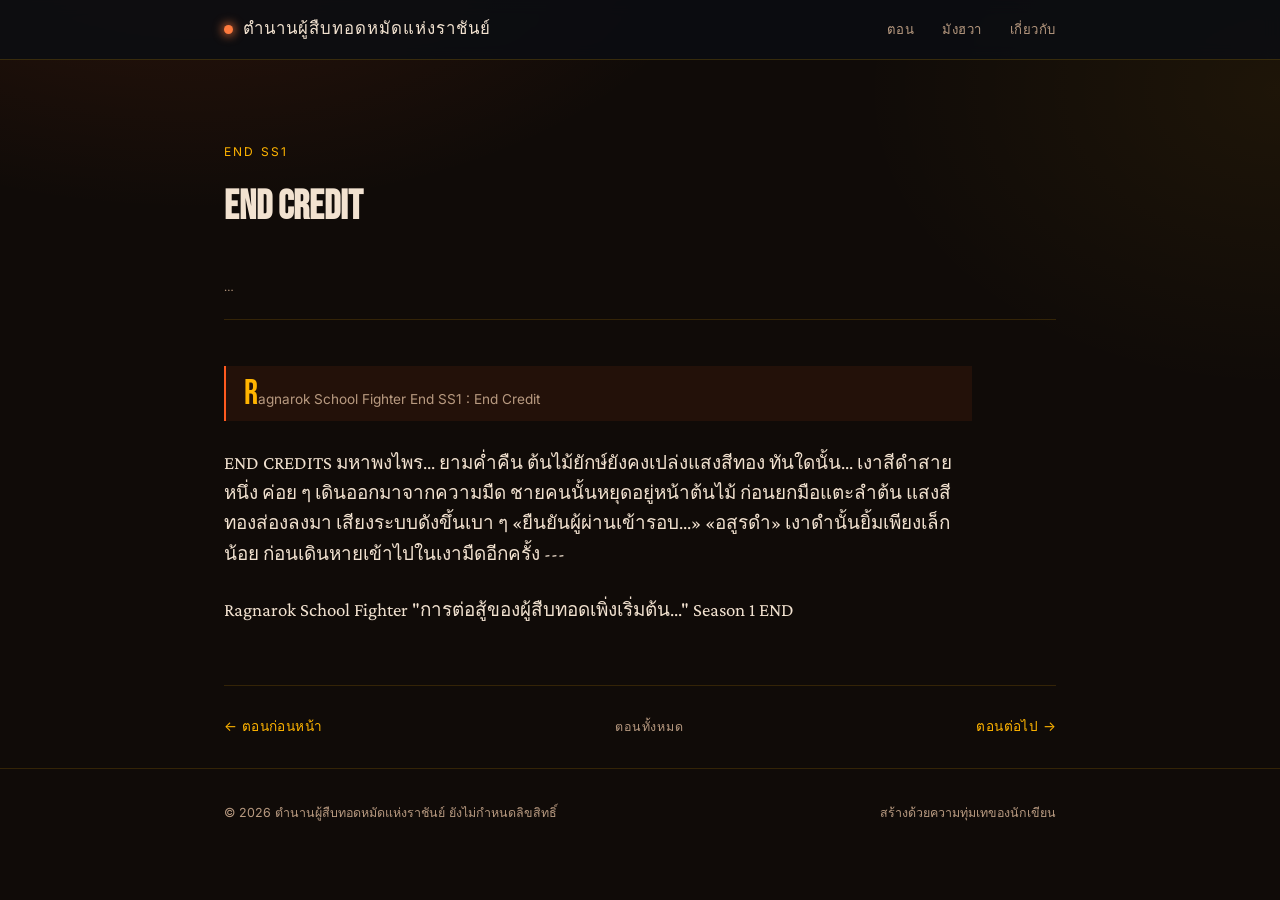
<file: chapters/chapter-13.html>
<!DOCTYPE html>
<html lang="en">
<head>
<meta charset="UTF-8">
<meta name="viewport" content="width=device-width, initial-scale=1.0">
<title>End SS1 — ตำนานผู้สืบทอดหมัดแห่งราชันย์</title>
<link rel="stylesheet" href="../css/style.css">
</head>
<body>

<div class="reader-progress"></div>

<header class="site-header">
  <div class="bar">
    <a class="brand" href="../index.html">
      <span class="mark"></span>
      ตำนานผู้สืบทอดหมัดแห่งราชันย์
    </a>
    <nav class="site-nav">
      <a href="../index.html#chapters">ตอน</a>
      <a href="../index.html#manhwa">มังฮวา</a>
      <a href="../index.html#about">เกี่ยวกับ</a>
    </nav>
  </div>
</header>

<main class="container">
  <div class="reader-head">
    <p class="eyebrow">End SS1</p>
    <h1>End Credit</h1>
    <span class="read-badge" id="read-count">…</span>
  </div>

  <article class="chapter-text">
    <p class="placeholder-note">
        Ragnarok School Fighter
End SS1 : End Credit
    </p>
    <p>
    END CREDITS
มหาพงไพร...
ยามค่ำคืน
ต้นไม้ยักษ์ยังคงเปล่งแสงสีทอง
ทันใดนั้น...
เงาสีดำสายหนึ่ง
ค่อย ๆ เดินออกมาจากความมืด
ชายคนนั้นหยุดอยู่หน้าต้นไม้
ก่อนยกมือแตะลำต้น
แสงสีทองส่องลงมา
เสียงระบบดังขึ้นเบา ๆ
«ยืนยันผู้ผ่านเข้ารอบ...»
«อสูรดำ»
เงาดำนั้นยิ้มเพียงเล็กน้อย
ก่อนเดินหายเข้าไปในเงามืดอีกครั้ง
---
    </p>
    <p>
    Ragnarok School Fighter
"การต่อสู้ของผู้สืบทอดเพิ่งเริ่มต้น..."
Season 1 END
    </p>
  </article>

  <nav class="reader-nav">
    <a href="chapter-12.html">← ตอนก่อนหน้า</a>
    <a class="to-index" href="../index.html#chapters">ตอนทั้งหมด</a>
    <a href="chapter-14.html">ตอนต่อไป →</a>
  </nav>
</main>

<footer class="site-footer">
  <div class="container">
    <p>© 2026 ตำนานผู้สืบทอดหมัดแห่งราชันย์ ยังไม่กำหนดลิขสิทธิ์</p>
    <p>สร้างด้วยความทุ่มเทของนักเขียน</p>
  </div>
</footer>

<script src="../js/main.js"></script>
<script src="../js/counter.js"></script>
<script>
  siteCounter.hitOncePerBrowser("chapter-13").then(function (value) {
    var el = document.getElementById("read-count");
    if (el && value !== null) el.textContent = value.toLocaleString() + " อ่านแล้ว";
  });
</script>
</body>
</html>
</file>
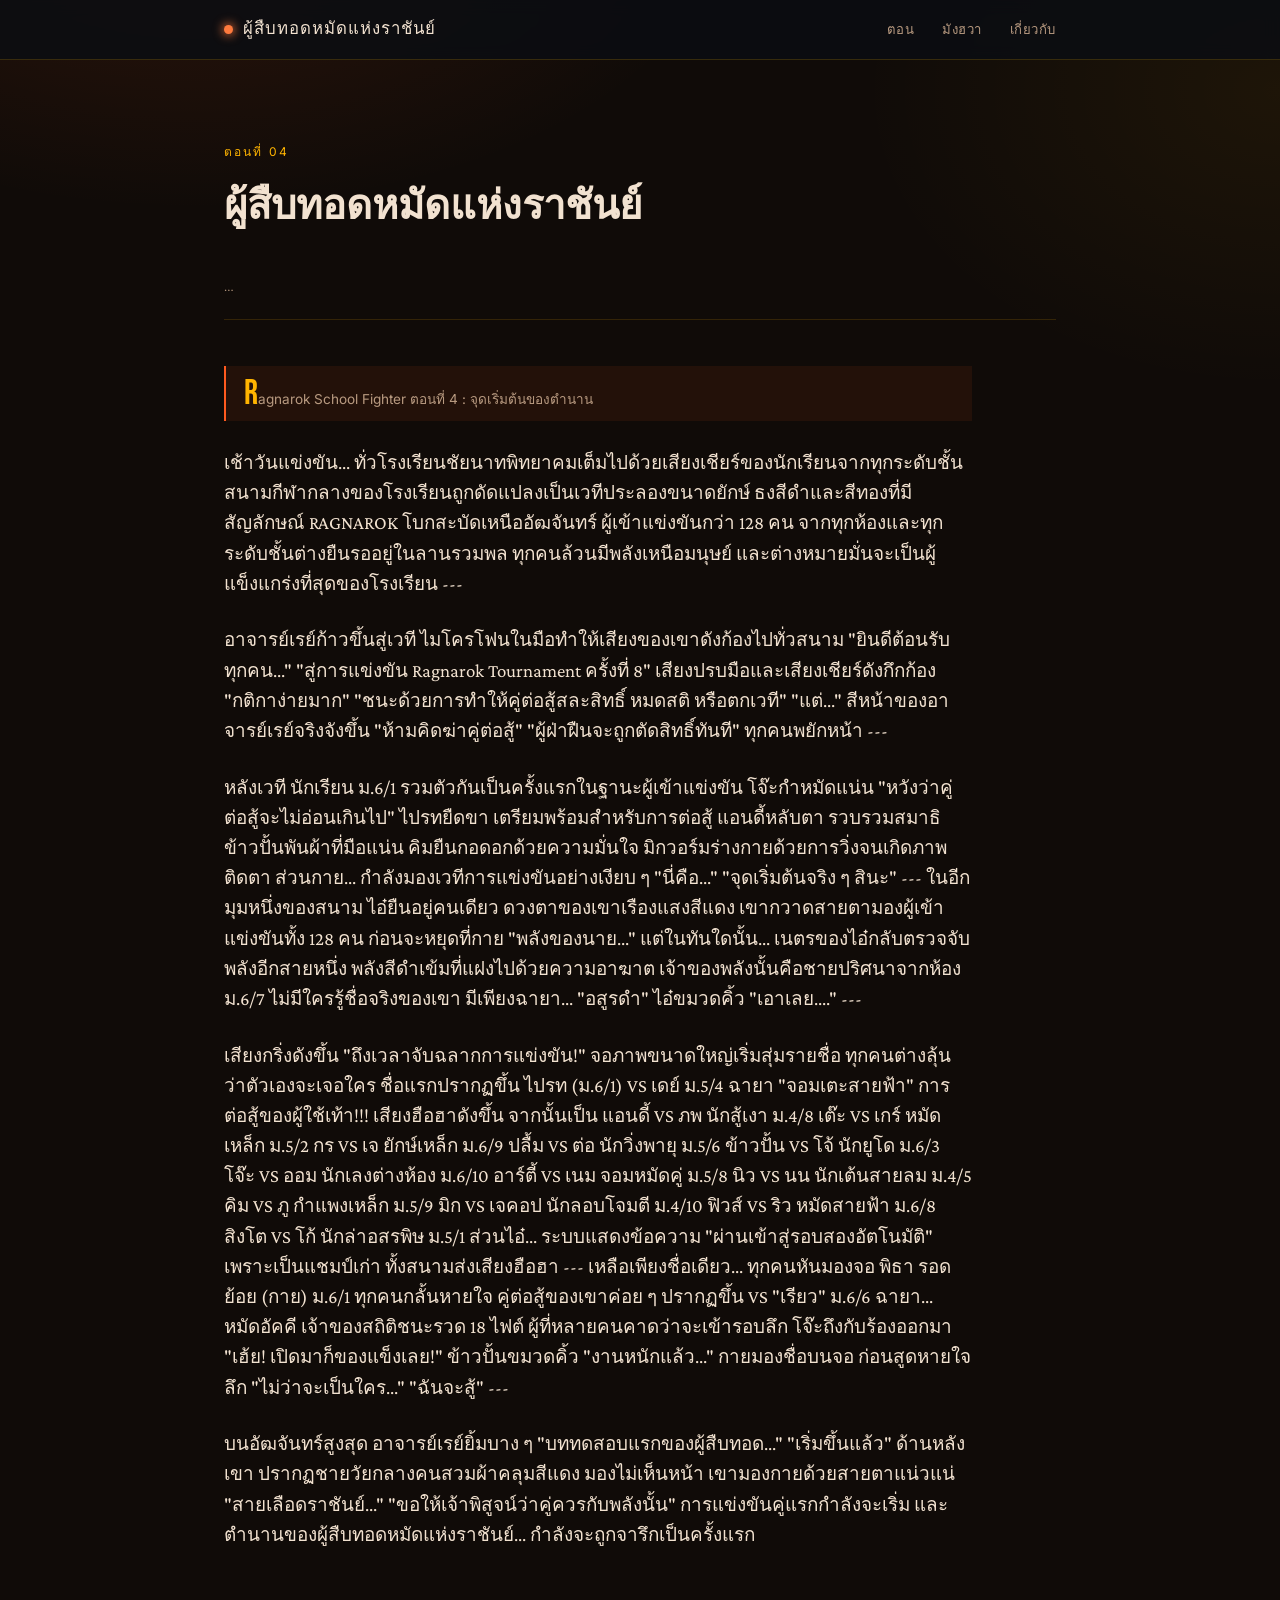
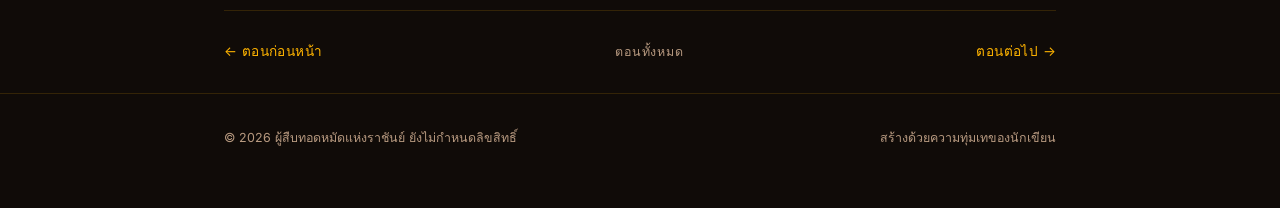
<file: sample ch/chapter-04.html>
<!DOCTYPE html>
<html lang="en">
<head>
<meta charset="UTF-8">
<meta name="viewport" content="width=device-width, initial-scale=1.0">
<title>ตอนที่ 4 : จุดเริ่มต้นของตำนาน — ผู้สืบทอดหมัดแห่งราชันย์</title>
<link rel="stylesheet" href="../css/style.css">
</head>
<body>

<div class="reader-progress"></div>

<header class="site-header">
  <div class="bar">
    <a class="brand" href="../index.html">
      <span class="mark"></span>
      ผู้สืบทอดหมัดแห่งราชันย์
    </a>
    <nav class="site-nav">
      <a href="../index.html#chapters">ตอน</a>
      <a href="../index.html#manhwa">มังฮวา</a>
      <a href="../index.html#about">เกี่ยวกับ</a>
    </nav>
  </div>
</header>

<main class="container">
  <div class="reader-head">
    <p class="eyebrow">ตอนที่ 04</p>
    <h1>ผู้สืบทอดหมัดแห่งราชันย์</h1>
    <span class="read-badge" id="read-count">…</span>
  </div>

  <article class="chapter-text">
    <p class="placeholder-note">
        Ragnarok School Fighter
    ตอนที่ 4 : จุดเริ่มต้นของตำนาน
    </p>
    <p>
    เช้าวันแข่งขัน...

ทั่วโรงเรียนชัยนาทพิทยาคมเต็มไปด้วยเสียงเชียร์ของนักเรียนจากทุกระดับชั้น

สนามกีฬากลางของโรงเรียนถูกดัดแปลงเป็นเวทีประลองขนาดยักษ์

ธงสีดำและสีทองที่มีสัญลักษณ์ RAGNAROK โบกสะบัดเหนืออัฒจันทร์

ผู้เข้าแข่งขันกว่า 128 คน จากทุกห้องและทุกระดับชั้นต่างยืนรออยู่ในลานรวมพล

ทุกคนล้วนมีพลังเหนือมนุษย์ และต่างหมายมั่นจะเป็นผู้แข็งแกร่งที่สุดของโรงเรียน

---
    </p>
    <p>
    อาจารย์เรย์ก้าวขึ้นสู่เวที

ไมโครโฟนในมือทำให้เสียงของเขาดังก้องไปทั่วสนาม

"ยินดีต้อนรับทุกคน..."

"สู่การแข่งขัน Ragnarok Tournament ครั้งที่ 8"

เสียงปรบมือและเสียงเชียร์ดังกึกก้อง

"กติกาง่ายมาก"

"ชนะด้วยการทำให้คู่ต่อสู้สละสิทธิ์ หมดสติ หรือตกเวที"

"แต่..."

สีหน้าของอาจารย์เรย์จริงจังขึ้น

"ห้ามคิดฆ่าคู่ต่อสู้"

"ผู้ฝ่าฝืนจะถูกตัดสิทธิ์ทันที"

ทุกคนพยักหน้า

---
    </p>
    <p>
    หลังเวที

นักเรียน ม.6/1 รวมตัวกันเป็นครั้งแรกในฐานะผู้เข้าแข่งขัน

โจ๊ะกำหมัดแน่น

"หวังว่าคู่ต่อสู้จะไม่อ่อนเกินไป"

ไปรทยืดขา เตรียมพร้อมสำหรับการต่อสู้

แอนดี้หลับตา รวบรวมสมาธิ

ข้าวปั้นพันผ้าที่มือแน่น

คิมยืนกอดอกด้วยความมั่นใจ

มิกวอร์มร่างกายด้วยการวิ่งจนเกิดภาพติดตา

ส่วนกาย...

กำลังมองเวทีการแข่งขันอย่างเงียบ ๆ

"นี่คือ..."

"จุดเริ่มต้นจริง ๆ สินะ"

---

ในอีกมุมหนึ่งของสนาม

ไอ๋ยืนอยู่คนเดียว

ดวงตาของเขาเรืองแสงสีแดง

เขากวาดสายตามองผู้เข้าแข่งขันทั้ง 128 คน

ก่อนจะหยุดที่กาย

"พลังของนาย..."

แต่ในทันใดนั้น...

เนตรของไอ๋กลับตรวจจับพลังอีกสายหนึ่ง

พลังสีดำเข้มที่แฝงไปด้วยความอาฆาต

เจ้าของพลังนั้นคือชายปริศนาจากห้อง ม.6/7

ไม่มีใครรู้ชื่อจริงของเขา

มีเพียงฉายา...

"อสูรดำ"

ไอ๋ขมวดคิ้ว

"เอาเลย...."

---
    </p>
    <p>
    เสียงกริ่งดังขึ้น

"ถึงเวลาจับฉลากการแข่งขัน!"

จอภาพขนาดใหญ่เริ่มสุ่มรายชื่อ

ทุกคนต่างลุ้นว่าตัวเองจะเจอใคร

ชื่อแรกปรากฏขึ้น

ไปรท (ม.6/1)

VS

เดย์ ม.5/4 ฉายา "จอมเตะสายฟ้า"

การต่อสู้ของผู้ใช้เท้า!!!

เสียงฮือฮาดังขึ้น

จากนั้นเป็น

แอนดี้ VS ภพ นักสู้เงา ม.4/8

เต๊ะ VS เกร์ หมัดเหล็ก ม.5/2

กร VS เจ ยักษ์เหล็ก ม.6/9

ปลื้ม VS ต่อ นักวิ่งพายุ ม.5/6

ข้าวปั้น VS โจ้ นักยูโด ม.6/3

โจ๊ะ VS ออม นักเลงต่างห้อง ม.6/10

อาร์ตี้ VS เนม จอมหมัดคู่ ม.5/8

นิว VS นน นักเต้นสายลม ม.4/5

คิม VS ภู กำแพงเหล็ก ม.5/9

มิก VS เจคอป นักลอบโจมตี ม.4/10

ฟิวส์ VS ริว หมัดสายฟ้า ม.6/8

สิงโต VS โก้ นักล่าอสรพิษ ม.5/1

ส่วนไอ๋...

ระบบแสดงข้อความ

"ผ่านเข้าสู่รอบสองอัตโนมัติ"

เพราะเป็นแชมป์เก่า

ทั้งสนามส่งเสียงฮือฮา

---

เหลือเพียงชื่อเดียว...

ทุกคนหันมองจอ

พิธา รอดย้อย (กาย) ม.6/1

ทุกคนกลั้นหายใจ

คู่ต่อสู้ของเขาค่อย ๆ ปรากฏขึ้น

VS

"เรียว" ม.6/6

ฉายา...

หมัดอัคคี

เจ้าของสถิติชนะรวด 18 ไฟต์

ผู้ที่หลายคนคาดว่าจะเข้ารอบลึก

โจ๊ะถึงกับร้องออกมา

"เฮ้ย! เปิดมาก็ของแข็งเลย!"

ข้าวปั้นขมวดคิ้ว

"งานหนักแล้ว..."

กายมองชื่อบนจอ ก่อนสูดหายใจลึก

"ไม่ว่าจะเป็นใคร..."

"ฉันจะสู้"

---
    </p>
    <p>
    บนอัฒจันทร์สูงสุด

อาจารย์เรย์ยิ้มบาง ๆ

"บททดสอบแรกของผู้สืบทอด..."

"เริ่มขึ้นแล้ว"

ด้านหลังเขา ปรากฏชายวัยกลางคนสวมผ้าคลุมสีแดง

มองไม่เห็นหน้า

เขามองกายด้วยสายตาแน่วแน่

"สายเลือดราชันย์..."

"ขอให้เจ้าพิสูจน์ว่าคู่ควรกับพลังนั้น"

การแข่งขันคู่แรกกำลังจะเริ่ม

และตำนานของผู้สืบทอดหมัดแห่งราชันย์...

กำลังจะถูกจารึกเป็นครั้งแรก
    </p>
  </article>

  <nav class="reader-nav">
    <a href="chapter-03.html">← ตอนก่อนหน้า</a>
    <a class="to-index" href="../index.html#chapters">ตอนทั้งหมด</a>
    <a href="chapter-05.html">ตอนต่อไป →</a>
  </nav>
</main>

<footer class="site-footer">
  <div class="container">
    <p>© 2026 ผู้สืบทอดหมัดแห่งราชันย์ ยังไม่กำหนดลิขสิทธิ์</p>
    <p>สร้างด้วยความทุ่มเทของนักเขียน</p>
  </div>
</footer>

<script src="../js/main.js"></script>
<script src="../js/counter.js"></script>
<script>
  siteCounter.hitOncePerBrowser("chapter-04").then(function (value) {
    var el = document.getElementById("read-count");
    if (el && value !== null) el.textContent = value.toLocaleString() + " อ่านแล้ว";
  });
</script>
</body>
</html>
</file>
<file: css/style.css>
/* =========================================================
   TOKENS  —  "Impact" theme: fighting / martial arts, orange energy
   Palette:  void #100b08 (page) · ink #1c130d (surface)
             ink-light #2a1c12 (hover surface) · parchment #f2e2d0 (text)
             parchment-dim #b89a80 (muted text) · blood #ff5a1f (primary/ember accent)
             gold #ffb400 (amber accent / impact burst)
   Type:     Display -> 'Bebas Neue' (bold, condensed, impact)
             Body -> 'Crimson Pro'   Utility -> 'Inter'
========================================================= */

@import url('https://fonts.googleapis.com/css2?family=Bebas+Neue&family=Crimson+Pro:ital,wght@0,400;0,500;0,600;1,400&family=Inter:wght@400;500;600;700&display=swap');

:root {
  --void: #100b08;
  --ink: #1c130d;
  --ink-light: #2a1c12;
  --parchment: #f2e2d0;
  --parchment-dim: #b89a80;
  --blood: #ff5a1f;
  --blood-bright: #ff7a3d;
  --gold: #ffb400;
  --gold-dim: #b37c00;

  --font-display: 'Bebas Neue', 'Inter', sans-serif;
  --font-body: 'Crimson Pro', serif;
  --font-ui: 'Inter', sans-serif;

  --radius: 3px;
}

* { box-sizing: border-box; }

html { scroll-behavior: smooth; }

body {
  margin: 0;
  background: var(--void);
  color: var(--parchment);
  font-family: var(--font-body);
  line-height: 1.6;
  overflow-x: hidden;
  background-image:
    radial-gradient(ellipse 900px 500px at 15% -10%, rgba(255, 90, 31, 0.12), transparent 60%),
    radial-gradient(ellipse 700px 500px at 100% 10%, rgba(255, 180, 0, 0.06), transparent 60%);
  background-attachment: fixed;
}

p, h1, h2, h3, .toc-title, .brand, .tagline, .synopsis {
  overflow-wrap: break-word;
  word-break: break-word;
}

a { color: inherit; text-decoration: none; }

@media (prefers-reduced-motion: reduce) {
  html { scroll-behavior: auto; }
  * { animation-duration: 0.001ms !important; transition-duration: 0.001ms !important; }
}

:focus-visible {
  outline: 2px solid var(--gold);
  outline-offset: 3px;
}

/* =========================================================
   LAYOUT SHELL
========================================================= */

.container {
  max-width: 880px;
  margin: 0 auto;
  padding: 0 24px;
}

header.site-header {
  position: sticky;
  top: 0;
  z-index: 20;
  background: rgba(11, 13, 18, 0.85);
  backdrop-filter: blur(8px);
  border-bottom: 1px solid rgba(255, 180, 0, 0.18);
}

.site-header .bar {
  display: flex;
  align-items: center;
  justify-content: space-between;
  padding: 16px 24px;
  max-width: 880px;
  margin: 0 auto;
}

.brand {
  font-family: var(--font-display);
  font-size: 1.05rem;
  letter-spacing: 0.06em;
  color: var(--parchment);
  display: flex;
  align-items: center;
  gap: 10px;
}

.brand .mark {
  width: 9px;
  height: 9px;
  border-radius: 50%;
  background: var(--blood-bright);
  box-shadow: 0 0 10px 2px rgba(255, 122, 61, 0.7);
}

nav.site-nav {
  display: flex;
  gap: 28px;
  font-family: var(--font-ui);
  font-size: 0.82rem;
  letter-spacing: 0.04em;
  text-transform: uppercase;
  color: var(--parchment-dim);
}

nav.site-nav a { transition: color 0.2s ease; }
nav.site-nav a:hover, nav.site-nav a.active { color: var(--gold); }

/* =========================================================
   HERO
========================================================= */

.hero {
  padding: 90px 0 70px;
  position: relative;
  overflow: hidden;
}

.hero::before {
  content: '';
  position: absolute;
  inset: -20% -10%;
  z-index: -1;
  background-image: repeating-linear-gradient(
    115deg,
    rgba(255, 90, 31, 0.05) 0px,
    rgba(255, 90, 31, 0.05) 2px,
    transparent 2px,
    transparent 46px
  );
  mask-image: radial-gradient(ellipse 70% 60% at 30% 20%, black, transparent 75%);
  pointer-events: none;
}

.hero .eyebrow {
  font-family: var(--font-ui);
  font-size: 0.75rem;
  letter-spacing: 0.22em;
  text-transform: uppercase;
  color: var(--gold);
  margin-bottom: 18px;
  display: flex;
  align-items: center;
  gap: 12px;
}

.hero .eyebrow::before {
  content: '';
  width: 28px;
  height: 1px;
  background: var(--gold-dim);
}

.hero h1 {
  font-family: var(--font-display);
  font-size: clamp(3rem, 8vw, 4.6rem);
  letter-spacing: 0.02em;
  line-height: 0.98;
  margin: 0 0 20px;
  color: var(--parchment);
  text-shadow: 0 0 40px rgba(255, 90, 31, 0.35);
}

.hero .tagline {
  font-family: var(--font-body);
  font-style: italic;
  font-size: 1.2rem;
  color: var(--parchment-dim);
  max-width: 55ch;
  margin: 0 0 30px;
}

.hero .synopsis {
  max-width: 62ch;
  color: var(--parchment);
  opacity: 0.9;
  margin-bottom: 34px;
}

.hero .actions { display: flex; gap: 16px; flex-wrap: wrap; }

.btn {
  font-family: var(--font-ui);
  font-size: 0.85rem;
  letter-spacing: 0.03em;
  padding: 13px 26px;
  border-radius: var(--radius);
  display: inline-flex;
  align-items: center;
  gap: 8px;
  transition: transform 0.15s ease, box-shadow 0.15s ease, background 0.15s ease;
  cursor: pointer;
  border: 1px solid transparent;
}

.btn-primary {
  background: linear-gradient(180deg, var(--blood-bright), var(--blood));
  color: var(--parchment);
  box-shadow: 0 6px 22px -6px rgba(255, 90, 31, 0.6);
}
.btn-primary:hover { transform: translateY(-1px); box-shadow: 0 10px 26px -6px rgba(255, 90, 31, 0.75); }

.btn-ghost {
  background: transparent;
  border-color: rgba(255, 180, 0, 0.35);
  color: var(--gold);
}
.btn-ghost:hover { background: rgba(255, 180, 0, 0.08); }

/* =========================================================
   SECTION HEADINGS
========================================================= */

.section { padding: 60px 0; }

.section-head {
  display: flex;
  align-items: baseline;
  justify-content: space-between;
  margin-bottom: 30px;
  border-bottom: 1px solid rgba(255, 180, 0, 0.18);
  padding-bottom: 16px;
}

.section-head h2 {
  font-family: var(--font-display);
  font-size: 1.5rem;
  letter-spacing: 0.03em;
  margin: 0;
  color: var(--parchment);
}

.section-head .count {
  font-family: var(--font-ui);
  font-size: 0.78rem;
  color: var(--parchment-dim);
  letter-spacing: 0.04em;
}

/* =========================================================
   TABLE OF CONTENTS  (signature element)
   Styled like an old tome's index: wax-seal chapter numerals,
   a hairline spine on the left, ember dot marks unread progress.
========================================================= */

.toc { position: relative; }

.toc::before {
  content: '';
  position: absolute;
  left: 27px;
  top: 6px;
  bottom: 6px;
  width: 1px;
  background: linear-gradient(180deg, rgba(255, 180, 0, 0.4), rgba(255, 180, 0, 0.05));
}

.toc-item {
  position: relative;
  display: flex;
  align-items: center;
  gap: 22px;
  padding: 18px 16px 18px 0;
  border-radius: var(--radius);
  transition: background 0.2s ease, padding-left 0.2s ease;
}

.toc-item:hover { background: rgba(255, 180, 0, 0.05); padding-left: 8px; }

.toc-seal {
  position: relative;
  z-index: 1;
  flex-shrink: 0;
  width: 56px;
  height: 56px;
  clip-path: polygon(50% 0%, 100% 25%, 100% 75%, 50% 100%, 0% 75%, 0% 25%);
  display: flex;
  align-items: center;
  justify-content: center;
  background: radial-gradient(circle at 35% 30%, var(--blood-bright), var(--blood) 70%);
  font-family: var(--font-display);
  letter-spacing: 0.04em;
  font-size: 1.3rem;
  color: var(--parchment);
  box-shadow: 0 0 0 4px var(--void), 0 0 16px -2px rgba(255, 90, 31, 0.6);
  transition: box-shadow 0.2s ease, transform 0.2s ease;
}

.toc-item:hover .toc-seal {
  box-shadow: 0 0 0 4px var(--void), 0 0 22px 0px rgba(255, 122, 61, 0.85);
  transform: scale(1.05);
}

.toc-body { flex: 1; min-width: 0; }

.toc-title {
  font-family: var(--font-display);
  font-size: 1.05rem;
  color: var(--parchment);
  margin: 0 0 4px;
}

.toc-meta {
  font-family: var(--font-ui);
  font-size: 0.75rem;
  color: var(--parchment-dim);
  letter-spacing: 0.03em;
  display: flex;
  gap: 14px;
}

.tag-new {
  color: var(--gold);
  border: 1px solid rgba(255, 180, 0, 0.4);
  border-radius: var(--radius);
  padding: 1px 7px;
  font-size: 0.68rem;
  letter-spacing: 0.08em;
}

.toc-arrow {
  font-family: var(--font-ui);
  color: var(--parchment-dim);
  opacity: 0;
  transition: opacity 0.2s ease, transform 0.2s ease;
}
.toc-item:hover .toc-arrow { opacity: 1; transform: translateX(2px); }

/* =========================================================
   MANHWA TEASER
========================================================= */

.teaser {
  border: 1px dashed rgba(255, 180, 0, 0.3);
  border-radius: 6px;
  padding: 34px;
  display: flex;
  align-items: center;
  gap: 24px;
  background: rgba(255, 255, 255, 0.015);
}

.teaser .icon {
  font-family: var(--font-display);
  font-size: 1.8rem;
  color: var(--gold-dim);
  width: 60px;
  height: 60px;
  border-radius: 50%;
  border: 1px solid rgba(255, 180, 0, 0.3);
  display: flex;
  align-items: center;
  justify-content: center;
  flex-shrink: 0;
}

.teaser h3 {
  font-family: var(--font-display);
  margin: 0 0 6px;
  font-size: 1.1rem;
  color: var(--parchment);
}

.teaser p { margin: 0; color: var(--parchment-dim); font-size: 0.95rem; }

/* =========================================================
   FOOTER
========================================================= */

footer.site-footer {
  border-top: 1px solid rgba(255, 180, 0, 0.15);
  padding: 34px 0 60px;
  margin-top: 30px;
}

footer.site-footer .container {
  display: flex;
  justify-content: space-between;
  align-items: center;
  flex-wrap: wrap;
  gap: 12px;
}

footer.site-footer p {
  font-family: var(--font-ui);
  font-size: 0.78rem;
  color: var(--parchment-dim);
  margin: 0;
}

/* =========================================================
   CHAPTER READER PAGE
========================================================= */

.reader-progress {
  position: fixed;
  top: 0;
  left: 0;
  height: 2px;
  background: linear-gradient(90deg, var(--blood), var(--gold));
  width: 0%;
  z-index: 50;
  transition: width 0.1s linear;
}

.reader-head {
  padding: 70px 0 20px;
  border-bottom: 1px solid rgba(255, 180, 0, 0.15);
  margin-bottom: 46px;
}

.reader-head .eyebrow {
  font-family: var(--font-ui);
  font-size: 0.75rem;
  letter-spacing: 0.18em;
  text-transform: uppercase;
  color: var(--gold);
  margin-bottom: 14px;
}

.reader-head h1 {
  font-family: var(--font-display);
  font-size: clamp(1.8rem, 4vw, 2.5rem);
  margin: 0 0 30px;
  color: var(--parchment);
}

.chapter-text {
  font-family: var(--font-body);
  font-size: 1.18rem;
  color: var(--parchment);
  max-width: 68ch;
}

.chapter-text p { margin: 0 0 1.4em; }

.chapter-text p:first-of-type::first-letter {
  font-family: var(--font-display);
  font-size: 2.2rem;   /* <-- change this number to make the letter bigger/smaller */
  color: var(--gold);
  line-height: 1;
}

/* =========================================================
   CHAPTER IMAGES  (cover banner + inline images)
========================================================= */

.chapter-cover {
  width: 100%;
  max-height: 420px;
  object-fit: cover;
  border-radius: 6px;
  margin: 0 0 34px;
  border: 1px solid rgba(255, 180, 0, 0.18);
  box-shadow: 0 20px 50px -20px rgba(0, 0, 0, 0.6);
}

.chapter-image {
  display: block;
  width: 100%;
  border-radius: 4px;
  margin: 2em 0;
  border: 1px solid rgba(255, 180, 0, 0.15);
  box-shadow: 0 14px 34px -16px rgba(0, 0, 0, 0.55);
}

.chapter-image-caption {
  display: block;
  text-align: center;
  font-family: var(--font-ui);
  font-size: 0.78rem;
  color: var(--parchment-dim);
  margin-top: -1.6em;
  margin-bottom: 2em;
}

/* =========================================================
   VISIT / READ COUNTERS
========================================================= */

.site-stats {
  display: flex;
  align-items: center;
  gap: 8px;
  font-family: var(--font-ui);
  font-size: 0.82rem;
  color: var(--parchment-dim);
  margin-bottom: 26px;
}

.site-stats .dot {
  width: 6px;
  height: 6px;
  border-radius: 50%;
  background: var(--blood-bright);
  box-shadow: 0 0 8px 1px rgba(255, 90, 31, 0.7);
}

.site-stats strong {
  color: var(--gold);
  font-weight: 600;
}

.read-badge {
  font-family: var(--font-ui);
  font-size: 0.7rem;
  color: var(--parchment-dim);
  letter-spacing: 0.02em;
}

.reader-head .read-badge {
  display: inline-block;
  margin-top: 10px;
}

.chapter-text .placeholder-note {
  font-family: var(--font-ui);
  font-size: 0.85rem;
  color: var(--parchment-dim);
  border-left: 2px solid var(--blood);
  padding: 10px 18px;
  background: rgba(255, 90, 31, 0.08);
  margin-bottom: 2em;
}

.reader-nav {
  display: flex;
  justify-content: space-between;
  align-items: center;
  gap: 16px;
  margin: 60px 0 20px;
  padding-top: 30px;
  border-top: 1px solid rgba(255, 180, 0, 0.15);
  font-family: var(--font-ui);
}

.reader-nav a {
  font-size: 0.85rem;
  letter-spacing: 0.03em;
  color: var(--gold);
  display: flex;
  align-items: center;
  gap: 8px;
}
.reader-nav a:hover { color: var(--parchment); }
.reader-nav .disabled { color: var(--parchment-dim); pointer-events: none; opacity: 0.4; }

.reader-nav .to-index {
  font-size: 0.78rem;
  color: var(--parchment-dim);
  text-transform: uppercase;
  letter-spacing: 0.06em;
}

/* =========================================================
   RESPONSIVE
========================================================= */

@media (max-width: 640px) {
  .site-header .bar { padding: 14px 20px; }
  nav.site-nav { gap: 16px; font-size: 0.72rem; }
  .hero { padding: 60px 0 40px; }
  .toc-item { gap: 14px; }
  .toc-seal { width: 44px; height: 44px; font-size: 0.9rem; }
  .teaser { flex-direction: column; text-align: center; }
}
</file>
